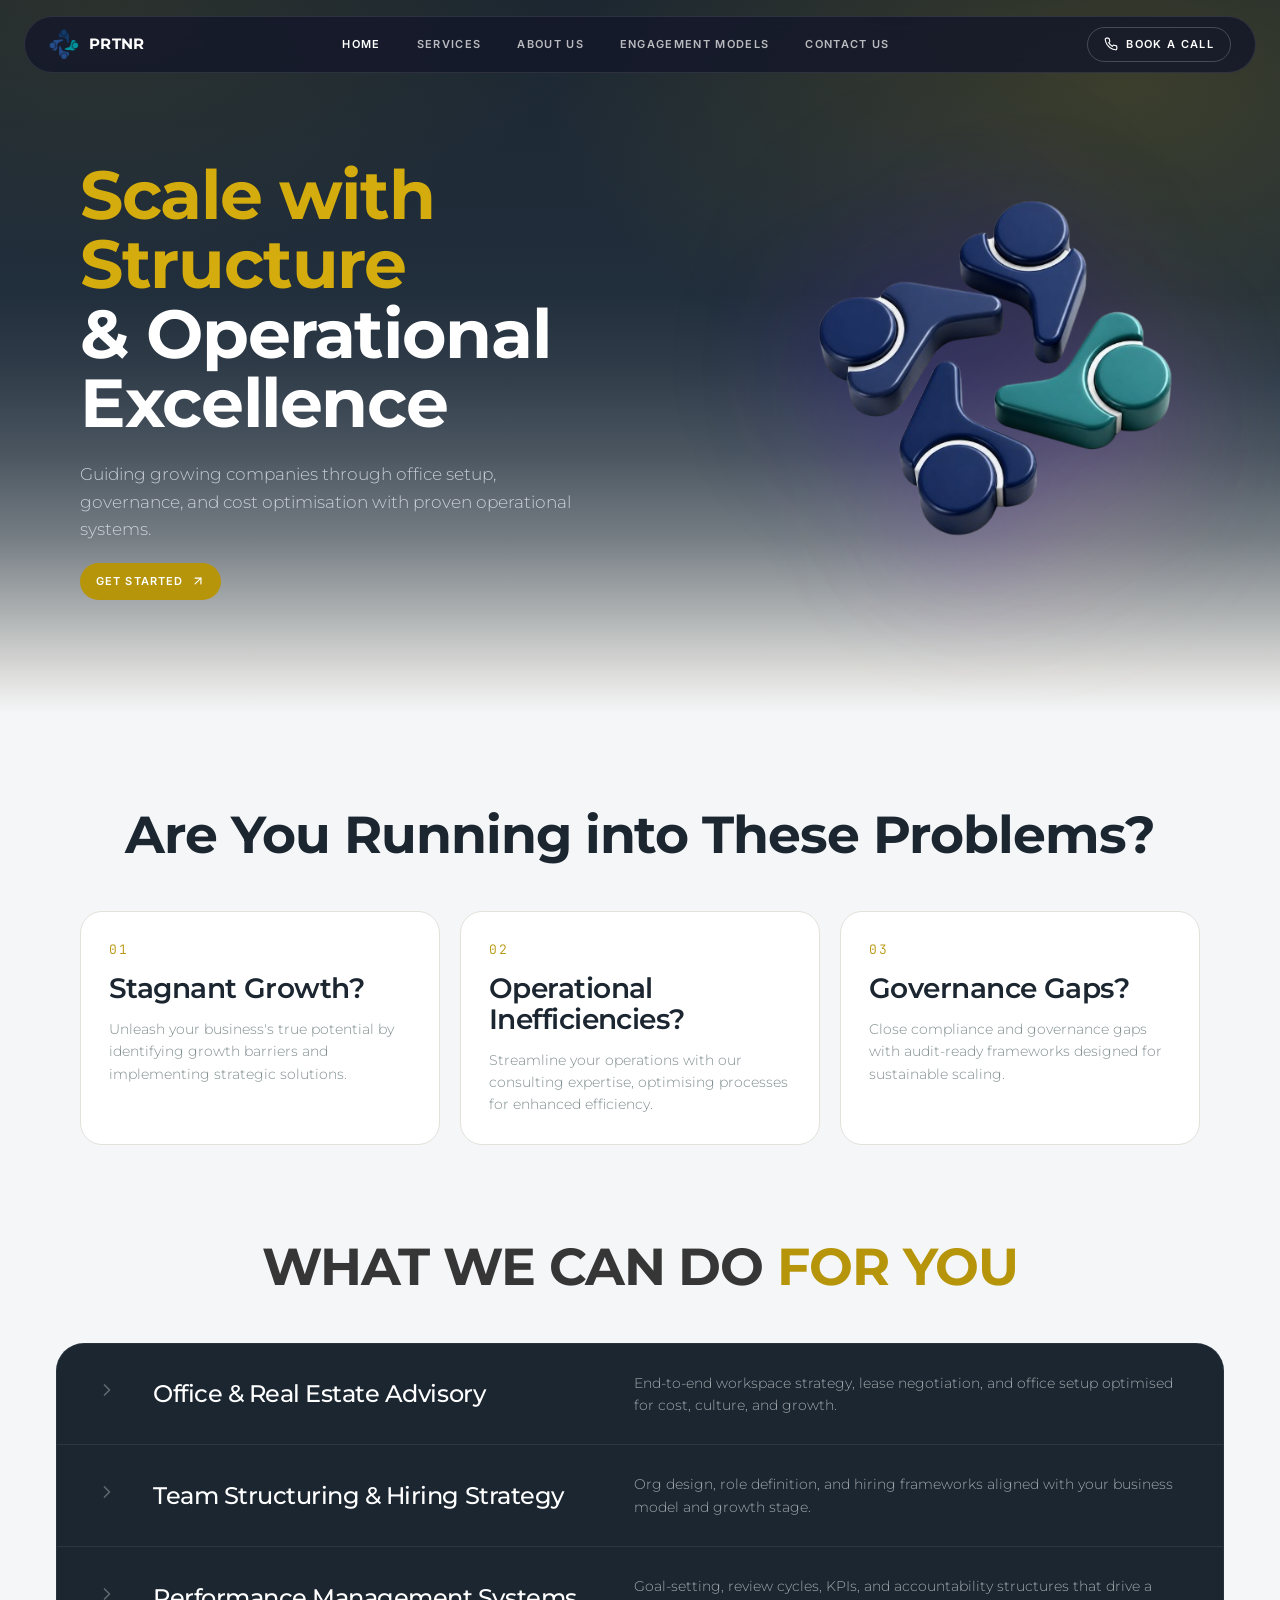
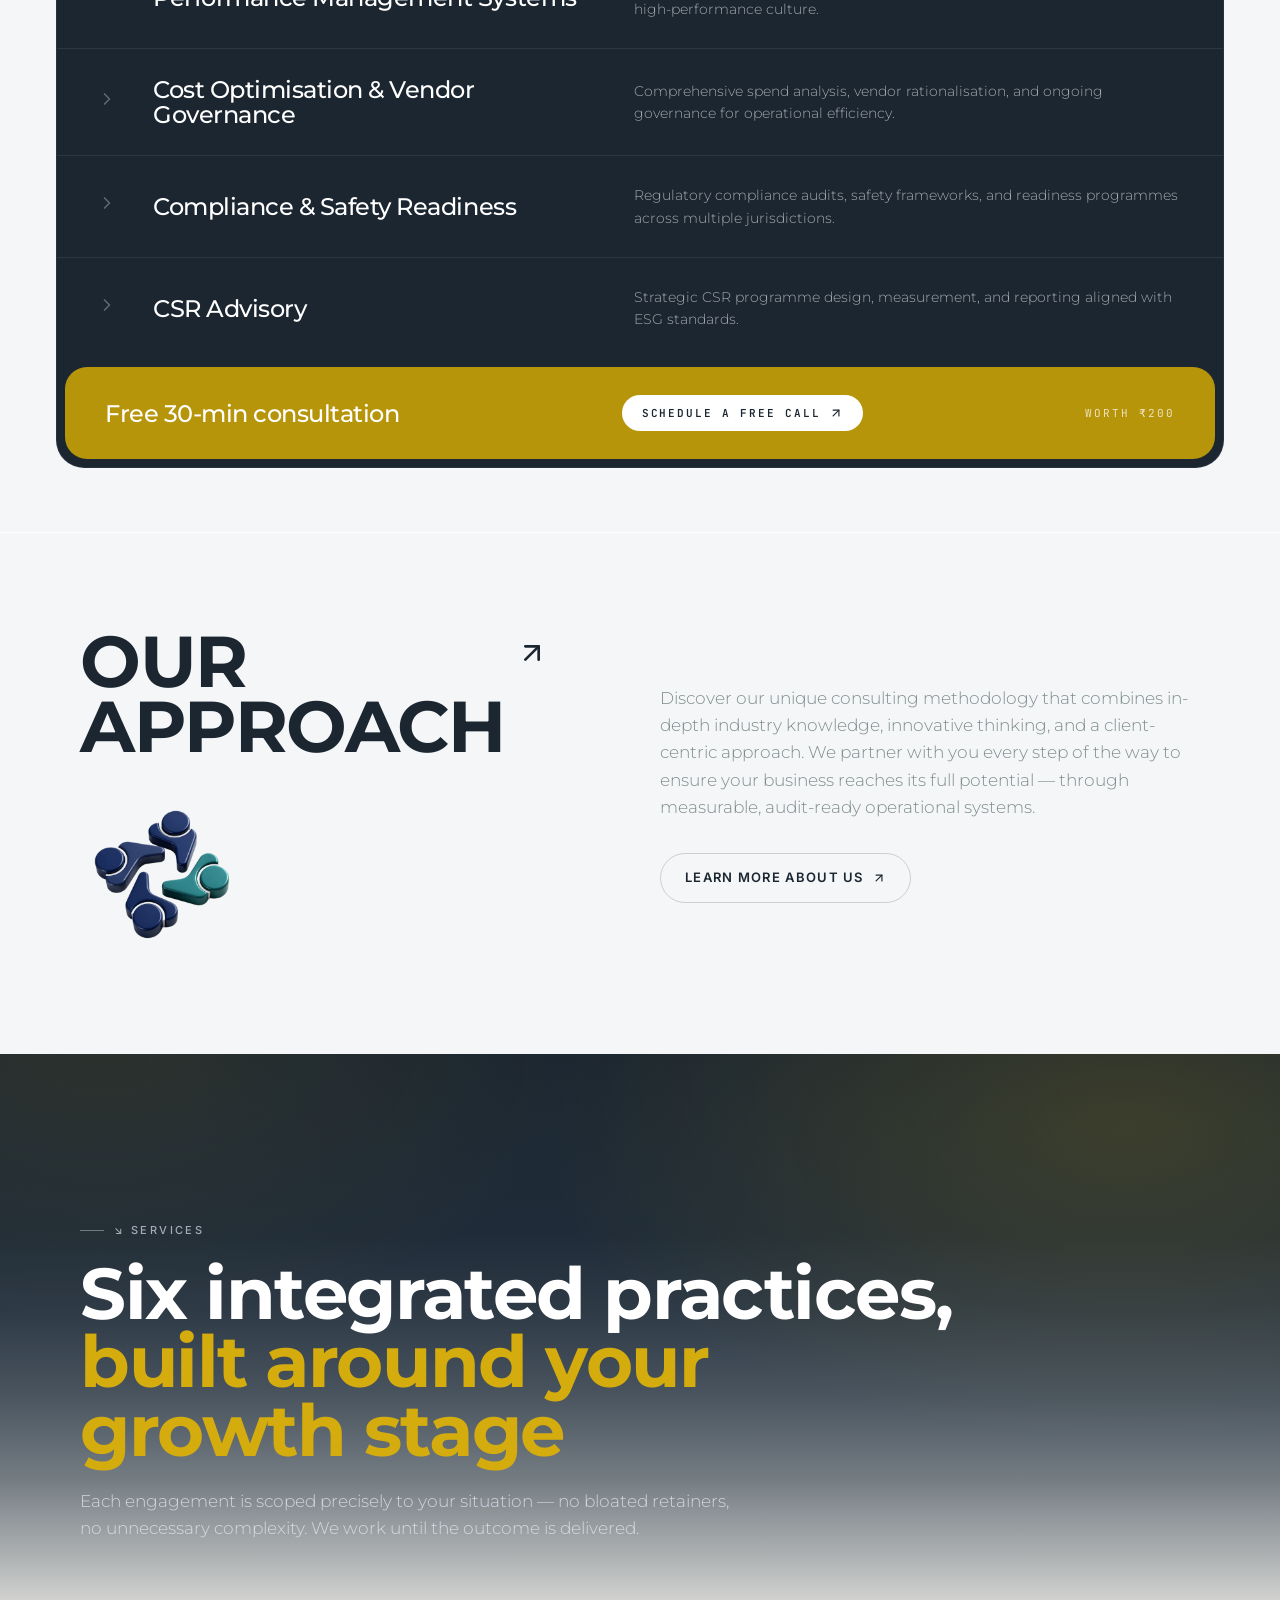
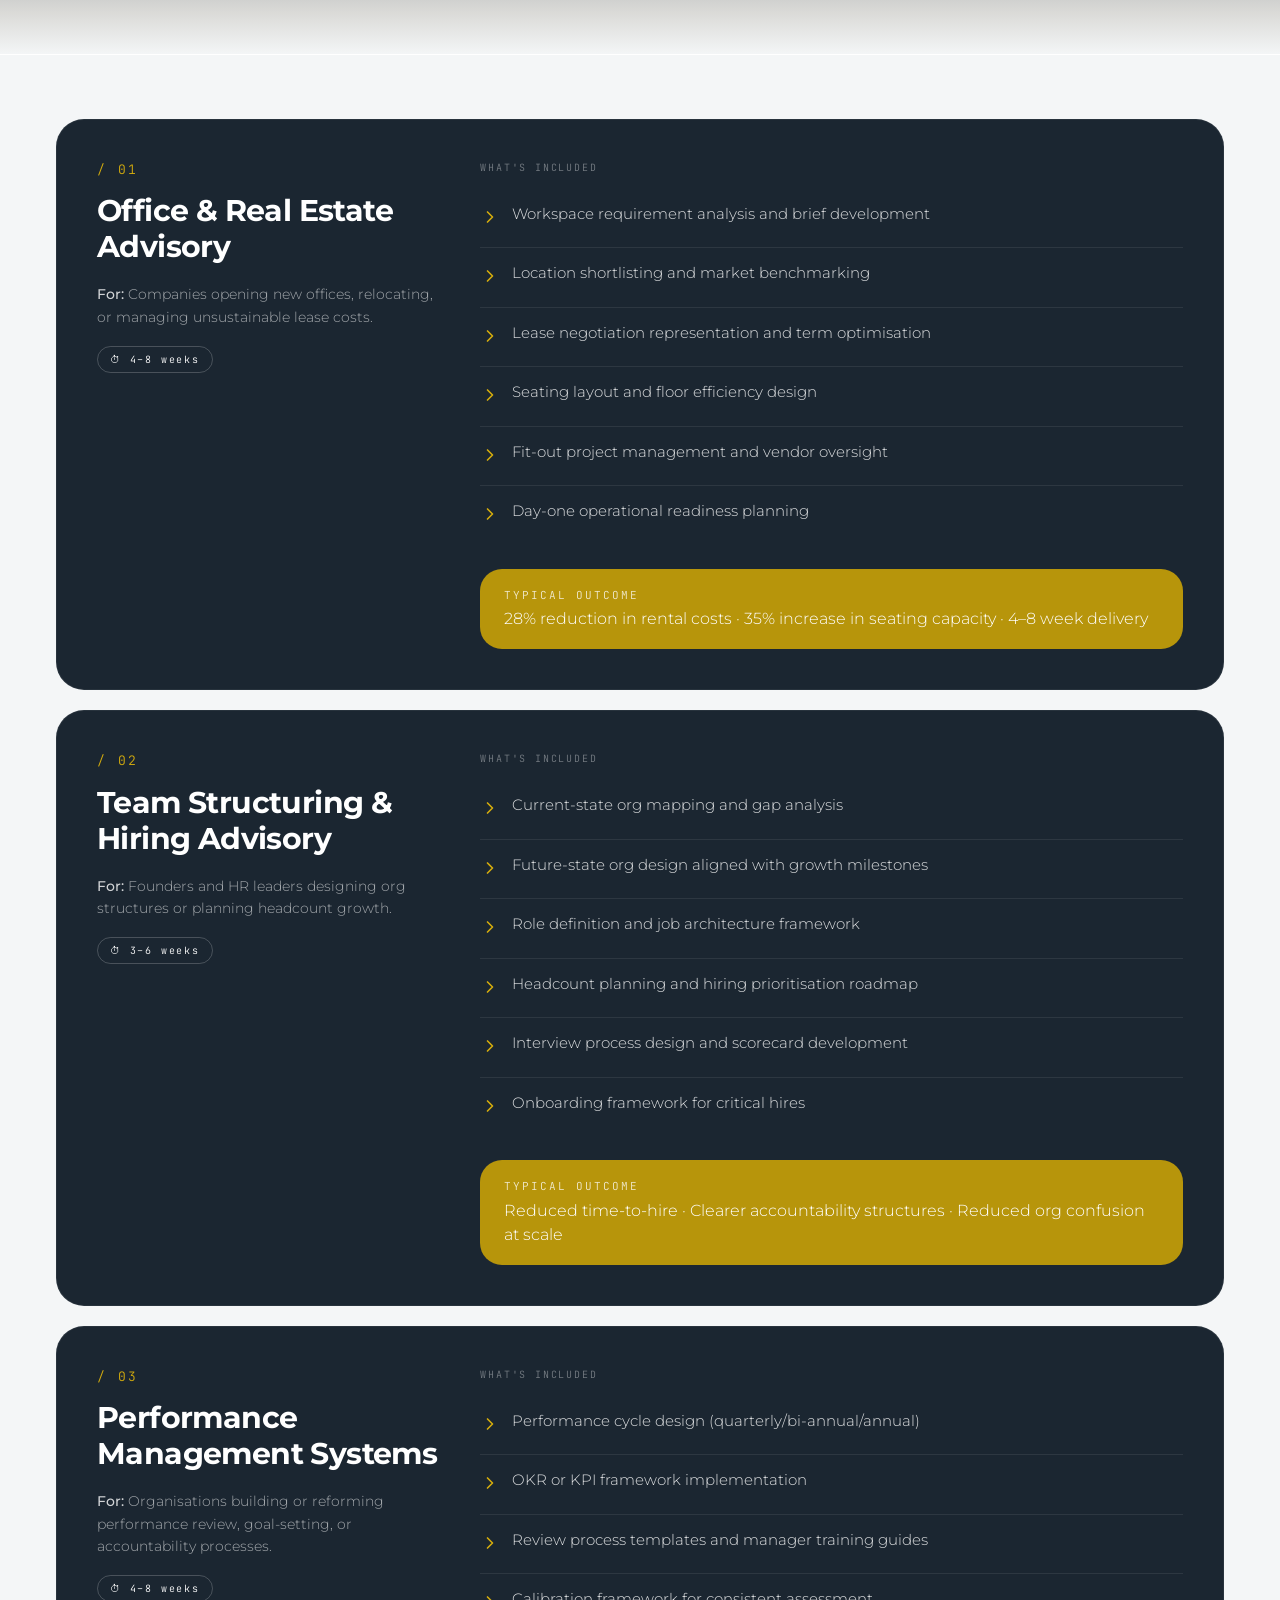
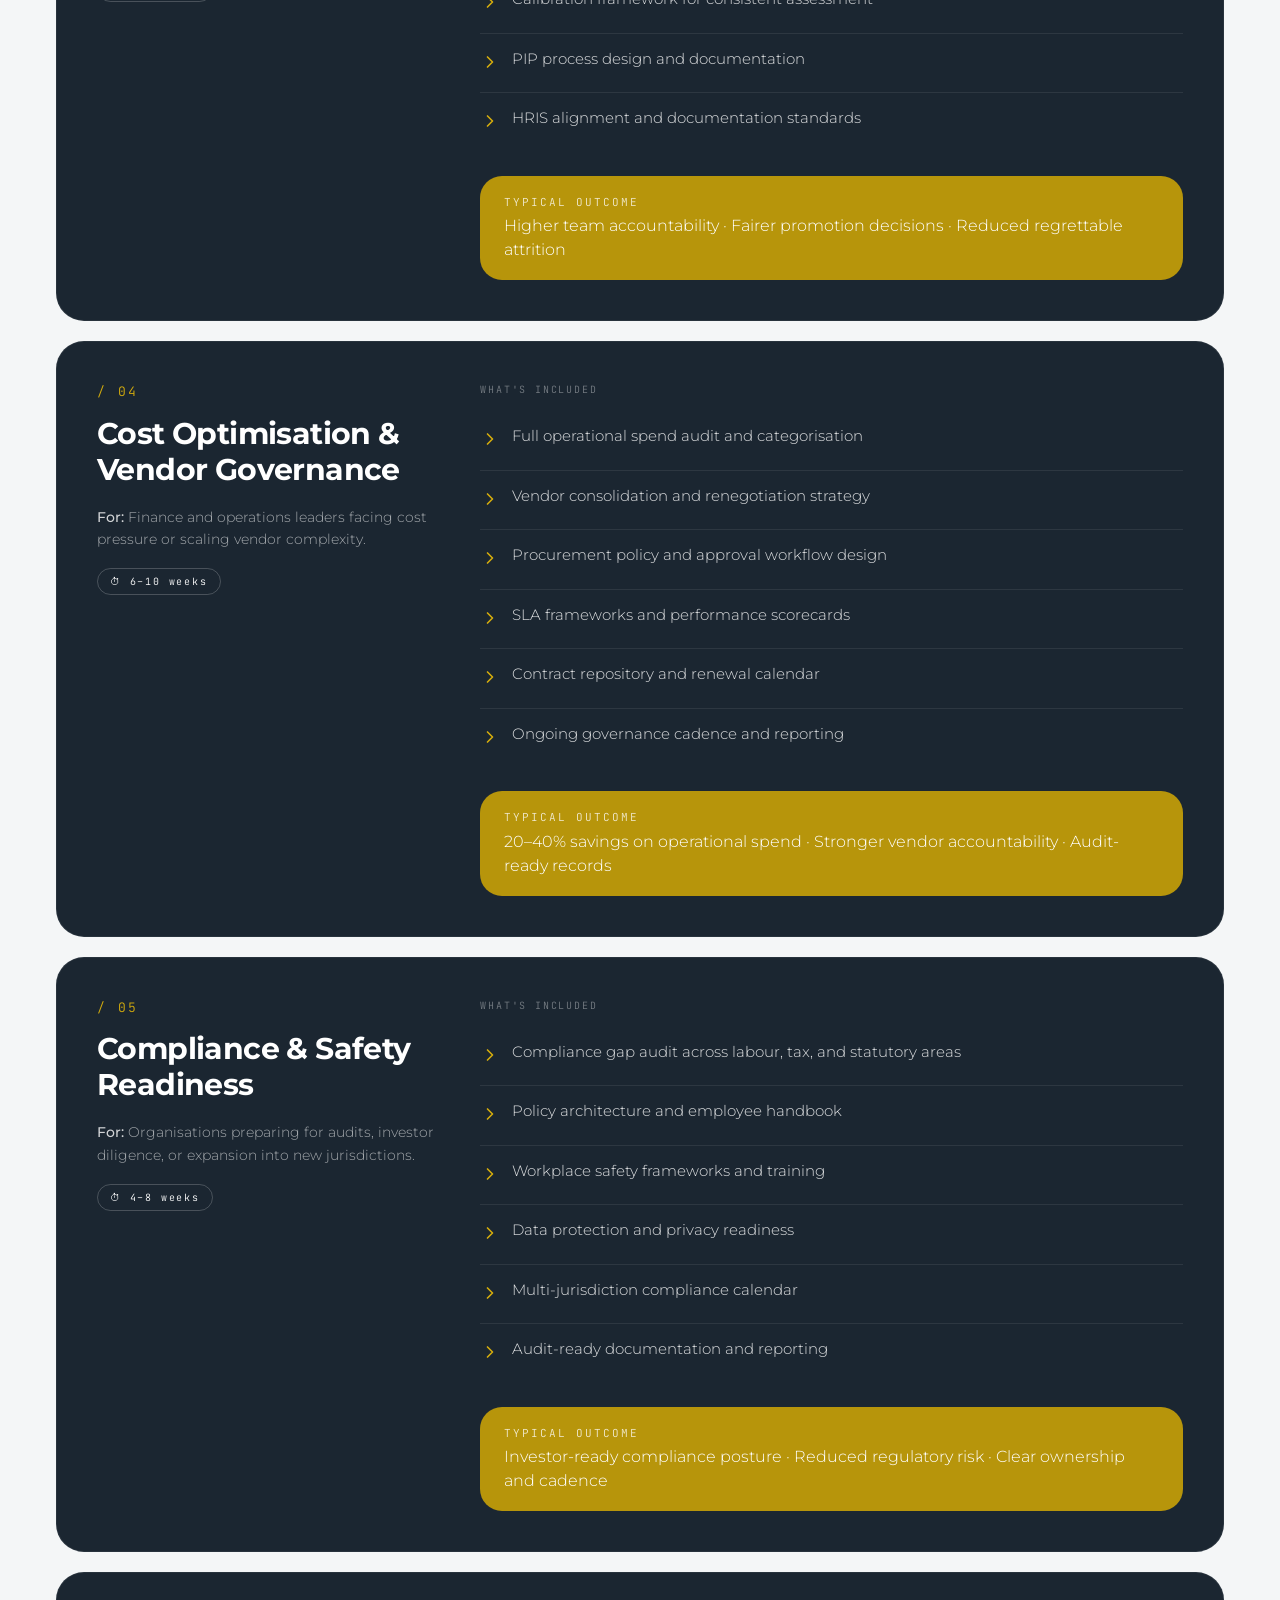
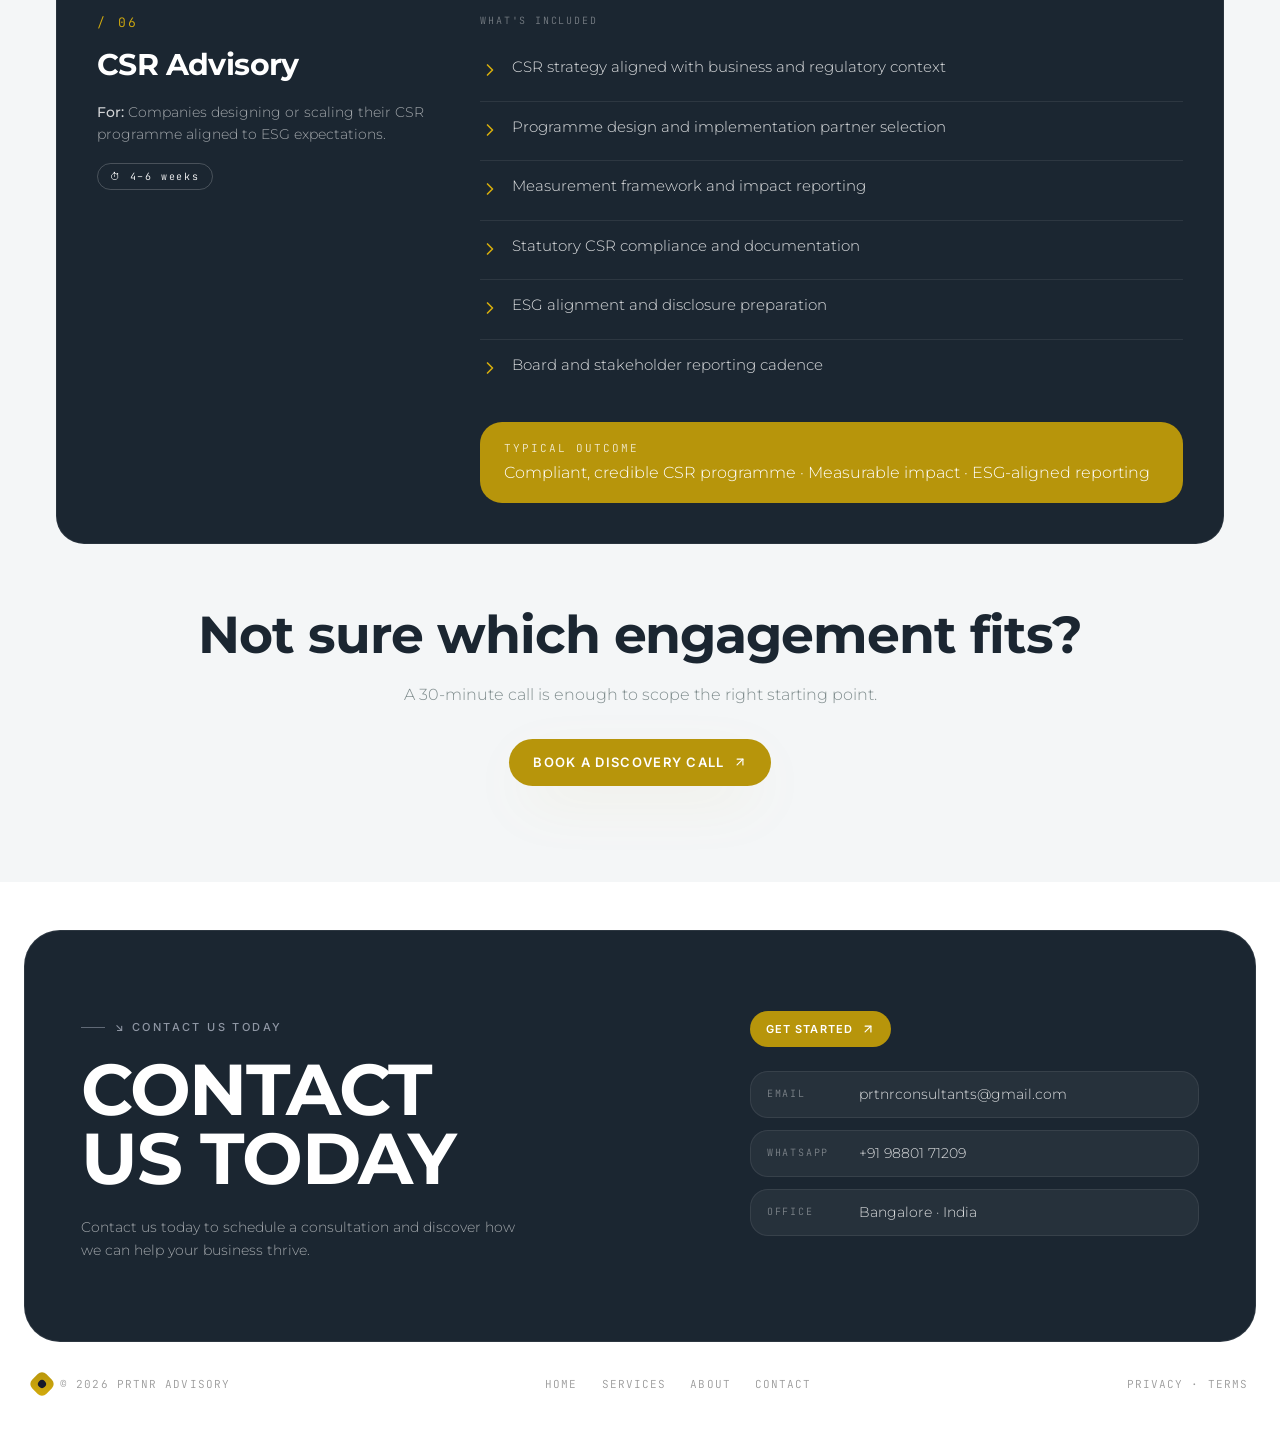
<file: index.html>
<!doctype html>
<html lang="en">
<head>
<meta charset="utf-8" />
<meta name="viewport" content="width=device-width,initial-scale=1" />
<title>PRTNR Advisory — Scale with Structure &amp; Operational Excellence</title>
<meta name="description" content="We help startups and mid-sized companies build offices, optimise operational costs, and implement governance systems for sustainable, compliant growth." />
<meta property="og:title" content="PRTNR Advisory — Scale with Structure &amp; Operational Excellence" />
<meta property="og:description" content="We help startups and mid-sized companies build offices, optimise operational costs, and implement governance systems for sustainable, compliant growth." />
<meta property="og:type" content="website" />
<link rel="preconnect" href="https://fonts.googleapis.com">
<link rel="preconnect" href="https://fonts.gstatic.com" crossorigin>
<link href="https://fonts.googleapis.com/css2?family=Inter:wght@400;500;600;700&family=Montserrat:wght@300;400;500;600;700&family=JetBrains+Mono:wght@400;500;600&display=swap" rel="stylesheet">
<link rel="stylesheet" href="styles.css" />
</head>
<body>
<div class="nav-wrap">
  <div class="nav">
    <a class="brand" href="index.html"><img src="assets/PRTNR Logo without BG.png" width="30"></img><span class="brand-name">PRTNR</span></a>
    <nav class="nav-links">
      <a class="nav-link active" href="index.html">HOME</a>
      <a class="nav-link" href="index.html#services">SERVICES</a>
      <a class="nav-link" href="about.html">ABOUT US</a>
      <a class="nav-link" href="index.html#services">ENGAGEMENT MODELS</a>
      <a class="nav-link" href="contact.html">CONTACT US</a></nav>
    <a class="nav-cta" href="contact.html"><svg width="14" height="14" viewBox="0 0 24 24" fill="none" stroke="currentColor" stroke-width="2" stroke-linecap="round" stroke-linejoin="round"><path d="M22 16.92v3a2 2 0 0 1-2.18 2 19.79 19.79 0 0 1-8.63-3.07 19.5 19.5 0 0 1-6-6 19.79 19.79 0 0 1-3.07-8.67A2 2 0 0 1 4.11 2h3a2 2 0 0 1 2 1.72c.13.96.37 1.9.72 2.81a2 2 0 0 1-.45 2.11L8.09 9.91a16 16 0 0 0 6 6l1.27-1.27a2 2 0 0 1 2.11-.45c.91.35 1.85.59 2.81.72A2 2 0 0 1 22 16.92z"/></svg> BOOK A CALL</a>
    <button class="menu-btn" id="menuBtn" aria-label="menu"><svg width="20" height="20" viewBox="0 0 24 24" fill="none" stroke="currentColor" stroke-width="2" stroke-linecap="round" stroke-linejoin="round"><line x1="3" y1="12" x2="21" y2="12"/><line x1="3" y1="6" x2="21" y2="6"/><line x1="3" y1="18" x2="21" y2="18"/></svg></button>
  </div>
  <div class="mobile-menu" id="mobileMenu"><a href="index.html">HOME</a><a href="index.html#services">SERVICES</a><a href="index.html#about">ABOUT US</a><a href="contact.html">CONTACT US</a></div>
</div>
<script>
(function(){
  var b=document.getElementById('menuBtn'),m=document.getElementById('mobileMenu');
  if(b)b.addEventListener('click',function(){m.classList.toggle('open');});
})();
</script>
<main>

<section class="reveal page-hero">
  <div class="container">
    <div class="hero-grid">
      <div class="order-mob-2 lg-order-1">
        <h1 class="display hero-h1"><span class="text-electric">Scale with Structure</span><br/>&amp; Operational Excellence</h1>
        <p class="hero-sub">Guiding growing companies through office setup, governance, and cost optimisation with proven operational systems.</p> 
          
        <a class="btn btn-electric btn-sm mt-5" href="contact.html#cont">GET STARTED <svg width="14" height="14" viewBox="0 0 24 24" fill="none" stroke="currentColor" stroke-width="2" stroke-linecap="round" stroke-linejoin="round"><line x1="7" y1="17" x2="17" y2="7"/><polyline points="7 7 17 7 17 17"/></svg></a>
      </div>
      <div class="order-mob-1 lg-order-2">
        <div class="hero-art"><div class="hero-art-glow"></div><img src="assets/hero-object.png" alt="Floating 3D figures representing operational clarity" /></div>
      </div>
    </div>
  </div>
</section>

<section class="reveal cream section">
  <div class="container">
    <h2 class="display h2 text-ink text-center">Are You Running into These Problems?</h2>
    <div class="grid-3 mt-12">
      <div class="card-numbered"><div class="mono" style="color:var(--electric);font-size:13px;letter-spacing:.18em;margin-bottom:14px">01</div><h3 class="display text-ink mb-3" style="font-size:18px;font-weight:600">Stagnant Growth?</h3><p class="text-ink-soft" style="font-size:14px;line-height:1.6">Unleash your business's true potential by identifying growth barriers and implementing strategic solutions.</p></div><div class="card-numbered"><div class="mono" style="color:var(--electric);font-size:13px;letter-spacing:.18em;margin-bottom:14px">02</div><h3 class="display text-ink mb-3" style="font-size:18px;font-weight:600">Operational Inefficiencies?</h3><p class="text-ink-soft" style="font-size:14px;line-height:1.6">Streamline your operations with our consulting expertise, optimising processes for enhanced efficiency.</p></div><div class="card-numbered"><div class="mono" style="color:var(--electric);font-size:13px;letter-spacing:.18em;margin-bottom:14px">03</div><h3 class="display text-ink mb-3" style="font-size:18px;font-weight:600">Governance Gaps?</h3><p class="text-ink-soft" style="font-size:14px;line-height:1.6">Close compliance and governance gaps with audit-ready frameworks designed for sustainable scaling.</p></div>
    </div>
  </div>
</section>

<section class="reveal cream" style="padding:0 32px 64px">
  <div class="container">
    <h2 class="display h2 text-center"><span class="text-change">WHAT WE CAN DO </span><span class="text-electric">FOR YOU</span></h2>
    <div class="svc-rows">
      <div class="svc-row"><span class="chev"><svg width="20" height="20" viewBox="0 0 24 24" fill="none" stroke="currentColor" stroke-width="2" stroke-linecap="round" stroke-linejoin="round"><polyline points="9 18 15 12 9 6"/></svg></span><h3 class="display">Office & Real Estate Advisory</h3><p>End-to-end workspace strategy, lease negotiation, and office setup optimised for cost, culture, and growth.</p></div><div class="svc-row"><span class="chev"><svg width="20" height="20" viewBox="0 0 24 24" fill="none" stroke="currentColor" stroke-width="2" stroke-linecap="round" stroke-linejoin="round"><polyline points="9 18 15 12 9 6"/></svg></span><h3 class="display">Team Structuring & Hiring Strategy</h3><p>Org design, role definition, and hiring frameworks aligned with your business model and growth stage.</p></div><div class="svc-row"><span class="chev"><svg width="20" height="20" viewBox="0 0 24 24" fill="none" stroke="currentColor" stroke-width="2" stroke-linecap="round" stroke-linejoin="round"><polyline points="9 18 15 12 9 6"/></svg></span><h3 class="display">Performance Management Systems</h3><p>Goal-setting, review cycles, KPIs, and accountability structures that drive a high-performance culture.</p></div><div class="svc-row"><span class="chev"><svg width="20" height="20" viewBox="0 0 24 24" fill="none" stroke="currentColor" stroke-width="2" stroke-linecap="round" stroke-linejoin="round"><polyline points="9 18 15 12 9 6"/></svg></span><h3 class="display">Cost Optimisation & Vendor Governance</h3><p>Comprehensive spend analysis, vendor rationalisation, and ongoing governance for operational efficiency.</p></div><div class="svc-row"><span class="chev"><svg width="20" height="20" viewBox="0 0 24 24" fill="none" stroke="currentColor" stroke-width="2" stroke-linecap="round" stroke-linejoin="round"><polyline points="9 18 15 12 9 6"/></svg></span><h3 class="display">Compliance & Safety Readiness</h3><p>Regulatory compliance audits, safety frameworks, and readiness programmes across multiple jurisdictions.</p></div><div class="svc-row"><span class="chev"><svg width="20" height="20" viewBox="0 0 24 24" fill="none" stroke="currentColor" stroke-width="2" stroke-linecap="round" stroke-linejoin="round"><polyline points="9 18 15 12 9 6"/></svg></span><h3 class="display">CSR Advisory</h3><p>Strategic CSR programme design, measurement, and reporting aligned with ESG standards.</p></div>
      <a class="cta-row" href="contact.html#cont">
        <span class="label display">Free 30-min consultation</span>
        <span class="pill">SCHEDULE A FREE CALL <svg width="14" height="14" viewBox="0 0 24 24" fill="none" stroke="currentColor" stroke-width="2" stroke-linecap="round" stroke-linejoin="round"><line x1="7" y1="17" x2="17" y2="7"/><polyline points="7 7 17 7 17 17"/></svg></span>
        <span class="mono-tag" style="color:rgba(255,255,255,.8)">worth ₹200</span>
      </a>
    </div>
  </div>
</section>

<section class="reveal cream section">
  <div class="container">
    <div class="approach">
      <div>
        <div style="display:flex;align-items:flex-start;gap:12px">
          <h2 class="display text-ink">Our<br/>Approach</h2>
          <span style="margin-top:8px"><svg width="32" height="32" viewBox="0 0 24 24" fill="none" stroke="currentColor" stroke-width="2" stroke-linecap="round" stroke-linejoin="round"><line x1="7" y1="17" x2="17" y2="7"/><polyline points="7 7 17 7 17 17"/></svg></span>
        </div>
        <div style="margin-top:40px;width:160px;height:160px"><img src="assets/hero-object.png" alt="" class="float" style="width:100%;height:100%;object-fit:contain"/></div>
      </div>
      <div>
        <p class="text-ink-soft" style="font-size:17px;line-height:1.6">Discover our unique consulting methodology that combines in-depth industry knowledge, innovative thinking, and a client-centric approach. We partner with you every step of the way to ensure your business reaches its full potential — through measurable, audit-ready operational systems.</p>
        <a href="index.html#about" class="btn btn-outline-ink mt-8">Learn more about us <svg width="14" height="14" viewBox="0 0 24 24" fill="none" stroke="currentColor" stroke-width="2" stroke-linecap="round" stroke-linejoin="round"><line x1="7" y1="17" x2="17" y2="7"/><polyline points="7 7 17 7 17 17"/></svg></a>
      </div>
    </div>
  </div>
</section>



<div id="services">
<section class="reveal page-hero">
  <div class="container">
    <span class="eyebrow">↘ Services</span>
    <h1 class="display mt-5 h2-lg text-ink max-w-4xl">Six integrated practices,<br/><span class="text-electric">built around your growth stage</span></h1>
    <p class="hero-sub max-w-2xl">Each engagement is scoped precisely to your situation — no bloated retainers, no unnecessary complexity. We work until the outcome is delivered.</p>
  </div>
</section>

<section class="cream" style="padding:64px 32px">
  <div class="container" style="display:flex;flex-direction:column;gap:20px">
    <article class="svc-block">
      <div>
        <div class="num">/ 01</div>
        <h2 class="display">Office & Real Estate Advisory</h2>
        <p class="for"><b>For:</b> Companies opening new offices, relocating, or managing unsustainable lease costs.</p>
        <span class="duration">⏱ 4–8 weeks</span>
      </div>
      <div>
        <div class="included-label">WHAT'S INCLUDED</div>
        <ul class="included-list"><li><span style="color:var(--electric-glow);margin-top:4px"><svg width="20" height="20" viewBox="0 0 24 24" fill="none" stroke="currentColor" stroke-width="2" stroke-linecap="round" stroke-linejoin="round"><polyline points="9 18 15 12 9 6"/></svg></span><span>Workspace requirement analysis and brief development</span></li><li><span style="color:var(--electric-glow);margin-top:4px"><svg width="20" height="20" viewBox="0 0 24 24" fill="none" stroke="currentColor" stroke-width="2" stroke-linecap="round" stroke-linejoin="round"><polyline points="9 18 15 12 9 6"/></svg></span><span>Location shortlisting and market benchmarking</span></li><li><span style="color:var(--electric-glow);margin-top:4px"><svg width="20" height="20" viewBox="0 0 24 24" fill="none" stroke="currentColor" stroke-width="2" stroke-linecap="round" stroke-linejoin="round"><polyline points="9 18 15 12 9 6"/></svg></span><span>Lease negotiation representation and term optimisation</span></li><li><span style="color:var(--electric-glow);margin-top:4px"><svg width="20" height="20" viewBox="0 0 24 24" fill="none" stroke="currentColor" stroke-width="2" stroke-linecap="round" stroke-linejoin="round"><polyline points="9 18 15 12 9 6"/></svg></span><span>Seating layout and floor efficiency design</span></li><li><span style="color:var(--electric-glow);margin-top:4px"><svg width="20" height="20" viewBox="0 0 24 24" fill="none" stroke="currentColor" stroke-width="2" stroke-linecap="round" stroke-linejoin="round"><polyline points="9 18 15 12 9 6"/></svg></span><span>Fit-out project management and vendor oversight</span></li><li><span style="color:var(--electric-glow);margin-top:4px"><svg width="20" height="20" viewBox="0 0 24 24" fill="none" stroke="currentColor" stroke-width="2" stroke-linecap="round" stroke-linejoin="round"><polyline points="9 18 15 12 9 6"/></svg></span><span>Day-one operational readiness planning</span></li></ul>
        <div class="row-electric mt-6"><span class="mono-tag" style="opacity:.8;display:block;margin-bottom:4px">TYPICAL OUTCOME</span>28% reduction in rental costs · 35% increase in seating capacity · 4–8 week delivery</div>
      </div>
    </article><article class="svc-block">
      <div>
        <div class="num">/ 02</div>
        <h2 class="display">Team Structuring & Hiring Advisory</h2>
        <p class="for"><b>For:</b> Founders and HR leaders designing org structures or planning headcount growth.</p>
        <span class="duration">⏱ 3–6 weeks</span>
      </div>
      <div>
        <div class="included-label">WHAT'S INCLUDED</div>
        <ul class="included-list"><li><span style="color:var(--electric-glow);margin-top:4px"><svg width="20" height="20" viewBox="0 0 24 24" fill="none" stroke="currentColor" stroke-width="2" stroke-linecap="round" stroke-linejoin="round"><polyline points="9 18 15 12 9 6"/></svg></span><span>Current-state org mapping and gap analysis</span></li><li><span style="color:var(--electric-glow);margin-top:4px"><svg width="20" height="20" viewBox="0 0 24 24" fill="none" stroke="currentColor" stroke-width="2" stroke-linecap="round" stroke-linejoin="round"><polyline points="9 18 15 12 9 6"/></svg></span><span>Future-state org design aligned with growth milestones</span></li><li><span style="color:var(--electric-glow);margin-top:4px"><svg width="20" height="20" viewBox="0 0 24 24" fill="none" stroke="currentColor" stroke-width="2" stroke-linecap="round" stroke-linejoin="round"><polyline points="9 18 15 12 9 6"/></svg></span><span>Role definition and job architecture framework</span></li><li><span style="color:var(--electric-glow);margin-top:4px"><svg width="20" height="20" viewBox="0 0 24 24" fill="none" stroke="currentColor" stroke-width="2" stroke-linecap="round" stroke-linejoin="round"><polyline points="9 18 15 12 9 6"/></svg></span><span>Headcount planning and hiring prioritisation roadmap</span></li><li><span style="color:var(--electric-glow);margin-top:4px"><svg width="20" height="20" viewBox="0 0 24 24" fill="none" stroke="currentColor" stroke-width="2" stroke-linecap="round" stroke-linejoin="round"><polyline points="9 18 15 12 9 6"/></svg></span><span>Interview process design and scorecard development</span></li><li><span style="color:var(--electric-glow);margin-top:4px"><svg width="20" height="20" viewBox="0 0 24 24" fill="none" stroke="currentColor" stroke-width="2" stroke-linecap="round" stroke-linejoin="round"><polyline points="9 18 15 12 9 6"/></svg></span><span>Onboarding framework for critical hires</span></li></ul>
        <div class="row-electric mt-6"><span class="mono-tag" style="opacity:.8;display:block;margin-bottom:4px">TYPICAL OUTCOME</span>Reduced time-to-hire · Clearer accountability structures · Reduced org confusion at scale</div>
      </div>
    </article><article class="svc-block">
      <div>
        <div class="num">/ 03</div>
        <h2 class="display">Performance Management Systems</h2>
        <p class="for"><b>For:</b> Organisations building or reforming performance review, goal-setting, or accountability processes.</p>
        <span class="duration">⏱ 4–8 weeks</span>
      </div>
      <div>
        <div class="included-label">WHAT'S INCLUDED</div>
        <ul class="included-list"><li><span style="color:var(--electric-glow);margin-top:4px"><svg width="20" height="20" viewBox="0 0 24 24" fill="none" stroke="currentColor" stroke-width="2" stroke-linecap="round" stroke-linejoin="round"><polyline points="9 18 15 12 9 6"/></svg></span><span>Performance cycle design (quarterly/bi-annual/annual)</span></li><li><span style="color:var(--electric-glow);margin-top:4px"><svg width="20" height="20" viewBox="0 0 24 24" fill="none" stroke="currentColor" stroke-width="2" stroke-linecap="round" stroke-linejoin="round"><polyline points="9 18 15 12 9 6"/></svg></span><span>OKR or KPI framework implementation</span></li><li><span style="color:var(--electric-glow);margin-top:4px"><svg width="20" height="20" viewBox="0 0 24 24" fill="none" stroke="currentColor" stroke-width="2" stroke-linecap="round" stroke-linejoin="round"><polyline points="9 18 15 12 9 6"/></svg></span><span>Review process templates and manager training guides</span></li><li><span style="color:var(--electric-glow);margin-top:4px"><svg width="20" height="20" viewBox="0 0 24 24" fill="none" stroke="currentColor" stroke-width="2" stroke-linecap="round" stroke-linejoin="round"><polyline points="9 18 15 12 9 6"/></svg></span><span>Calibration framework for consistent assessment</span></li><li><span style="color:var(--electric-glow);margin-top:4px"><svg width="20" height="20" viewBox="0 0 24 24" fill="none" stroke="currentColor" stroke-width="2" stroke-linecap="round" stroke-linejoin="round"><polyline points="9 18 15 12 9 6"/></svg></span><span>PIP process design and documentation</span></li><li><span style="color:var(--electric-glow);margin-top:4px"><svg width="20" height="20" viewBox="0 0 24 24" fill="none" stroke="currentColor" stroke-width="2" stroke-linecap="round" stroke-linejoin="round"><polyline points="9 18 15 12 9 6"/></svg></span><span>HRIS alignment and documentation standards</span></li></ul>
        <div class="row-electric mt-6"><span class="mono-tag" style="opacity:.8;display:block;margin-bottom:4px">TYPICAL OUTCOME</span>Higher team accountability · Fairer promotion decisions · Reduced regrettable attrition</div>
      </div>
    </article><article class="svc-block">
      <div>
        <div class="num">/ 04</div>
        <h2 class="display">Cost Optimisation & Vendor Governance</h2>
        <p class="for"><b>For:</b> Finance and operations leaders facing cost pressure or scaling vendor complexity.</p>
        <span class="duration">⏱ 6–10 weeks</span>
      </div>
      <div>
        <div class="included-label">WHAT'S INCLUDED</div>
        <ul class="included-list"><li><span style="color:var(--electric-glow);margin-top:4px"><svg width="20" height="20" viewBox="0 0 24 24" fill="none" stroke="currentColor" stroke-width="2" stroke-linecap="round" stroke-linejoin="round"><polyline points="9 18 15 12 9 6"/></svg></span><span>Full operational spend audit and categorisation</span></li><li><span style="color:var(--electric-glow);margin-top:4px"><svg width="20" height="20" viewBox="0 0 24 24" fill="none" stroke="currentColor" stroke-width="2" stroke-linecap="round" stroke-linejoin="round"><polyline points="9 18 15 12 9 6"/></svg></span><span>Vendor consolidation and renegotiation strategy</span></li><li><span style="color:var(--electric-glow);margin-top:4px"><svg width="20" height="20" viewBox="0 0 24 24" fill="none" stroke="currentColor" stroke-width="2" stroke-linecap="round" stroke-linejoin="round"><polyline points="9 18 15 12 9 6"/></svg></span><span>Procurement policy and approval workflow design</span></li><li><span style="color:var(--electric-glow);margin-top:4px"><svg width="20" height="20" viewBox="0 0 24 24" fill="none" stroke="currentColor" stroke-width="2" stroke-linecap="round" stroke-linejoin="round"><polyline points="9 18 15 12 9 6"/></svg></span><span>SLA frameworks and performance scorecards</span></li><li><span style="color:var(--electric-glow);margin-top:4px"><svg width="20" height="20" viewBox="0 0 24 24" fill="none" stroke="currentColor" stroke-width="2" stroke-linecap="round" stroke-linejoin="round"><polyline points="9 18 15 12 9 6"/></svg></span><span>Contract repository and renewal calendar</span></li><li><span style="color:var(--electric-glow);margin-top:4px"><svg width="20" height="20" viewBox="0 0 24 24" fill="none" stroke="currentColor" stroke-width="2" stroke-linecap="round" stroke-linejoin="round"><polyline points="9 18 15 12 9 6"/></svg></span><span>Ongoing governance cadence and reporting</span></li></ul>
        <div class="row-electric mt-6"><span class="mono-tag" style="opacity:.8;display:block;margin-bottom:4px">TYPICAL OUTCOME</span>20–40% savings on operational spend · Stronger vendor accountability · Audit-ready records</div>
      </div>
    </article><article class="svc-block">
      <div>
        <div class="num">/ 05</div>
        <h2 class="display">Compliance & Safety Readiness</h2>
        <p class="for"><b>For:</b> Organisations preparing for audits, investor diligence, or expansion into new jurisdictions.</p>
        <span class="duration">⏱ 4–8 weeks</span>
      </div>
      <div>
        <div class="included-label">WHAT'S INCLUDED</div>
        <ul class="included-list"><li><span style="color:var(--electric-glow);margin-top:4px"><svg width="20" height="20" viewBox="0 0 24 24" fill="none" stroke="currentColor" stroke-width="2" stroke-linecap="round" stroke-linejoin="round"><polyline points="9 18 15 12 9 6"/></svg></span><span>Compliance gap audit across labour, tax, and statutory areas</span></li><li><span style="color:var(--electric-glow);margin-top:4px"><svg width="20" height="20" viewBox="0 0 24 24" fill="none" stroke="currentColor" stroke-width="2" stroke-linecap="round" stroke-linejoin="round"><polyline points="9 18 15 12 9 6"/></svg></span><span>Policy architecture and employee handbook</span></li><li><span style="color:var(--electric-glow);margin-top:4px"><svg width="20" height="20" viewBox="0 0 24 24" fill="none" stroke="currentColor" stroke-width="2" stroke-linecap="round" stroke-linejoin="round"><polyline points="9 18 15 12 9 6"/></svg></span><span>Workplace safety frameworks and training</span></li><li><span style="color:var(--electric-glow);margin-top:4px"><svg width="20" height="20" viewBox="0 0 24 24" fill="none" stroke="currentColor" stroke-width="2" stroke-linecap="round" stroke-linejoin="round"><polyline points="9 18 15 12 9 6"/></svg></span><span>Data protection and privacy readiness</span></li><li><span style="color:var(--electric-glow);margin-top:4px"><svg width="20" height="20" viewBox="0 0 24 24" fill="none" stroke="currentColor" stroke-width="2" stroke-linecap="round" stroke-linejoin="round"><polyline points="9 18 15 12 9 6"/></svg></span><span>Multi-jurisdiction compliance calendar</span></li><li><span style="color:var(--electric-glow);margin-top:4px"><svg width="20" height="20" viewBox="0 0 24 24" fill="none" stroke="currentColor" stroke-width="2" stroke-linecap="round" stroke-linejoin="round"><polyline points="9 18 15 12 9 6"/></svg></span><span>Audit-ready documentation and reporting</span></li></ul>
        <div class="row-electric mt-6"><span class="mono-tag" style="opacity:.8;display:block;margin-bottom:4px">TYPICAL OUTCOME</span>Investor-ready compliance posture · Reduced regulatory risk · Clear ownership and cadence</div>
      </div>
    </article><article class="svc-block">
      <div>
        <div class="num">/ 06</div>
        <h2 class="display">CSR Advisory</h2>
        <p class="for"><b>For:</b> Companies designing or scaling their CSR programme aligned to ESG expectations.</p>
        <span class="duration">⏱ 4–6 weeks</span>
      </div>
      <div>
        <div class="included-label">WHAT'S INCLUDED</div>
        <ul class="included-list"><li><span style="color:var(--electric-glow);margin-top:4px"><svg width="20" height="20" viewBox="0 0 24 24" fill="none" stroke="currentColor" stroke-width="2" stroke-linecap="round" stroke-linejoin="round"><polyline points="9 18 15 12 9 6"/></svg></span><span>CSR strategy aligned with business and regulatory context</span></li><li><span style="color:var(--electric-glow);margin-top:4px"><svg width="20" height="20" viewBox="0 0 24 24" fill="none" stroke="currentColor" stroke-width="2" stroke-linecap="round" stroke-linejoin="round"><polyline points="9 18 15 12 9 6"/></svg></span><span>Programme design and implementation partner selection</span></li><li><span style="color:var(--electric-glow);margin-top:4px"><svg width="20" height="20" viewBox="0 0 24 24" fill="none" stroke="currentColor" stroke-width="2" stroke-linecap="round" stroke-linejoin="round"><polyline points="9 18 15 12 9 6"/></svg></span><span>Measurement framework and impact reporting</span></li><li><span style="color:var(--electric-glow);margin-top:4px"><svg width="20" height="20" viewBox="0 0 24 24" fill="none" stroke="currentColor" stroke-width="2" stroke-linecap="round" stroke-linejoin="round"><polyline points="9 18 15 12 9 6"/></svg></span><span>Statutory CSR compliance and documentation</span></li><li><span style="color:var(--electric-glow);margin-top:4px"><svg width="20" height="20" viewBox="0 0 24 24" fill="none" stroke="currentColor" stroke-width="2" stroke-linecap="round" stroke-linejoin="round"><polyline points="9 18 15 12 9 6"/></svg></span><span>ESG alignment and disclosure preparation</span></li><li><span style="color:var(--electric-glow);margin-top:4px"><svg width="20" height="20" viewBox="0 0 24 24" fill="none" stroke="currentColor" stroke-width="2" stroke-linecap="round" stroke-linejoin="round"><polyline points="9 18 15 12 9 6"/></svg></span><span>Board and stakeholder reporting cadence</span></li></ul>
        <div class="row-electric mt-6"><span class="mono-tag" style="opacity:.8;display:block;margin-bottom:4px">TYPICAL OUTCOME</span>Compliant, credible CSR programme · Measurable impact · ESG-aligned reporting</div>
      </div>
    </article>
  </div>
</section>

<section class="reveal cream section text-center" style="padding-top:0">
  <div class="container">
    <h2 class="display h2 text-ink">Not sure which engagement fits?</h2>
    <p class="text-ink-soft mt-5 max-w-xl mx-auto">A 30-minute call is enough to scope the right starting point.</p>
    <a href="contact.html#cont" class="btn btn-electric mt-8">Book a Discovery Call <svg width="14" height="14" viewBox="0 0 24 24" fill="none" stroke="currentColor" stroke-width="2" stroke-linecap="round" stroke-linejoin="round"><line x1="7" y1="17" x2="17" y2="7"/><polyline points="7 7 17 7 17 17"/></svg></a>
  </div>
</section>
</div>

</main>
<footer class="footer">
  <div class="footer-card">
    <div class="footer-grid">
      <div>
        <span class="eyebrow" style="color:rgba(220,225,240,.6)">↘ Contact us today</span>
        <h2 class="mt-5">CONTACT<br/>US TODAY</h2>
        <p class="mt-6 max-w-md" style="color:rgba(255,255,255,.6);font-size:14px;line-height:1.6">Contact us today to schedule a consultation and discover how we can help your business thrive.</p>
        
      </div>
      <div>
        <a class="btn btn-electric btn-sm" href="contact.html#cont">GET STARTED <svg width="14" height="14" viewBox="0 0 24 24" fill="none" stroke="currentColor" stroke-width="2" stroke-linecap="round" stroke-linejoin="round"><line x1="7" y1="17" x2="17" y2="7"/><polyline points="7 7 17 7 17 17"/></svg></a>
        <div class="contact-rows"><div class="row"><span>Email</span><a href="mailto:prtnrconsultants@gmail.com">prtnrconsultants@gmail.com</a></div>
        <div class="row"><span>WhatsApp</span><a href="https://wa.me/919880171209">+91 98801 71209</a></div>
        <div class="row"><span>Office</span><span>Bangalore · India</span></div></div>
      </div>
    </div>
  </div>
  <div class="footer-bottom container">
    <div class="flex items-center gap-2"><span class="brand-mark" style="width:20px;height:20px"></span><span>© 2026 PRTNR ADVISORY</span></div>
    <div class="links"><a href="index.html">HOME</a><a href="index.html#services">SERVICES</a><a href="index.html#about">ABOUT</a><a href="contact.html">CONTACT</a></div>
    <span>PRIVACY · TERMS</span>
  </div>
</footer>

<script>
(function(){
  var els=document.querySelectorAll('.reveal');
  if(!('IntersectionObserver' in window)){els.forEach(function(e){e.classList.add('is-visible')});return;}
  var io=new IntersectionObserver(function(entries){
    entries.forEach(function(en){
      if(en.isIntersecting){en.target.classList.add('is-visible');io.unobserve(en.target);}
    });
  },{threshold:0.12,rootMargin:'0px 0px -40px 0px'});
  els.forEach(function(e){io.observe(e)});
  // Smooth scroll offset for fixed nav when landing with hash
  if(location.hash){
    setTimeout(function(){
      var t=document.querySelector(location.hash);
      if(t)t.scrollIntoView({behavior:'smooth',block:'start'});
    },60);
  }
})();
</script>
</body>
</html>
</file>
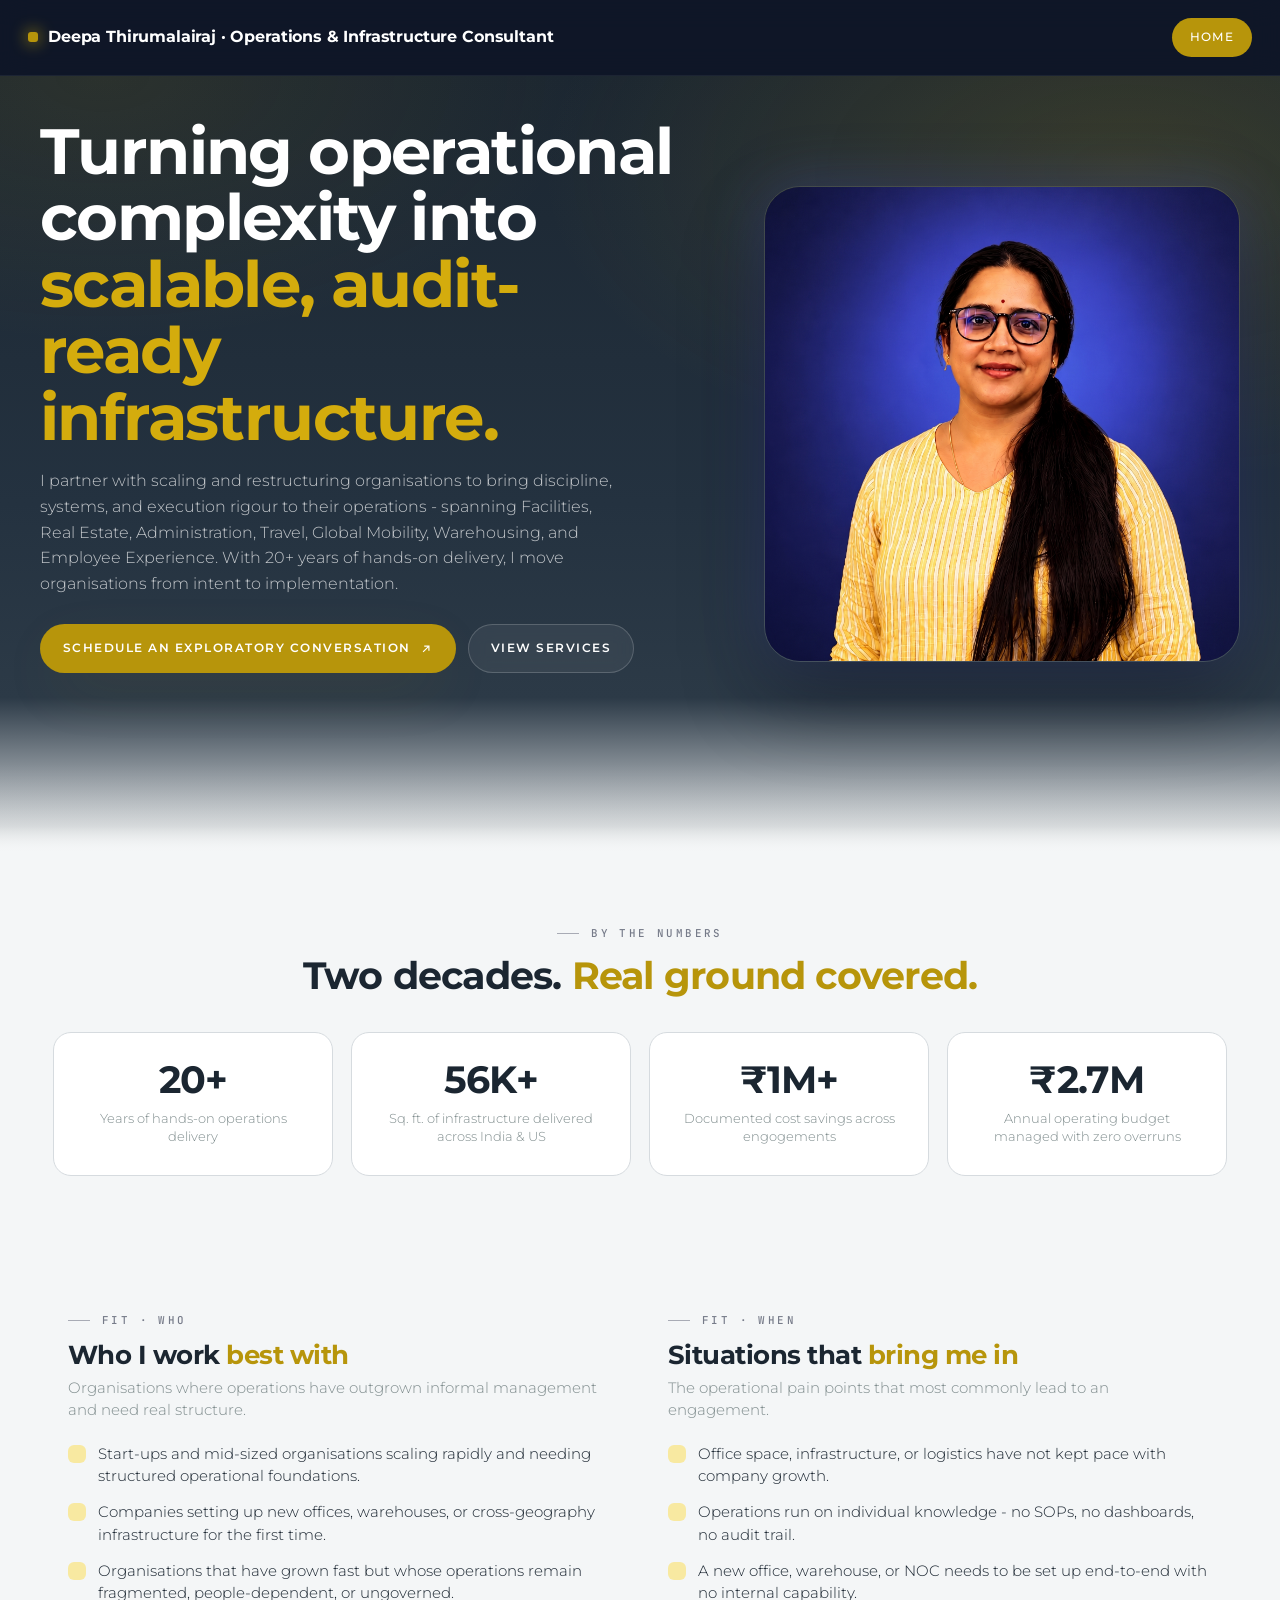
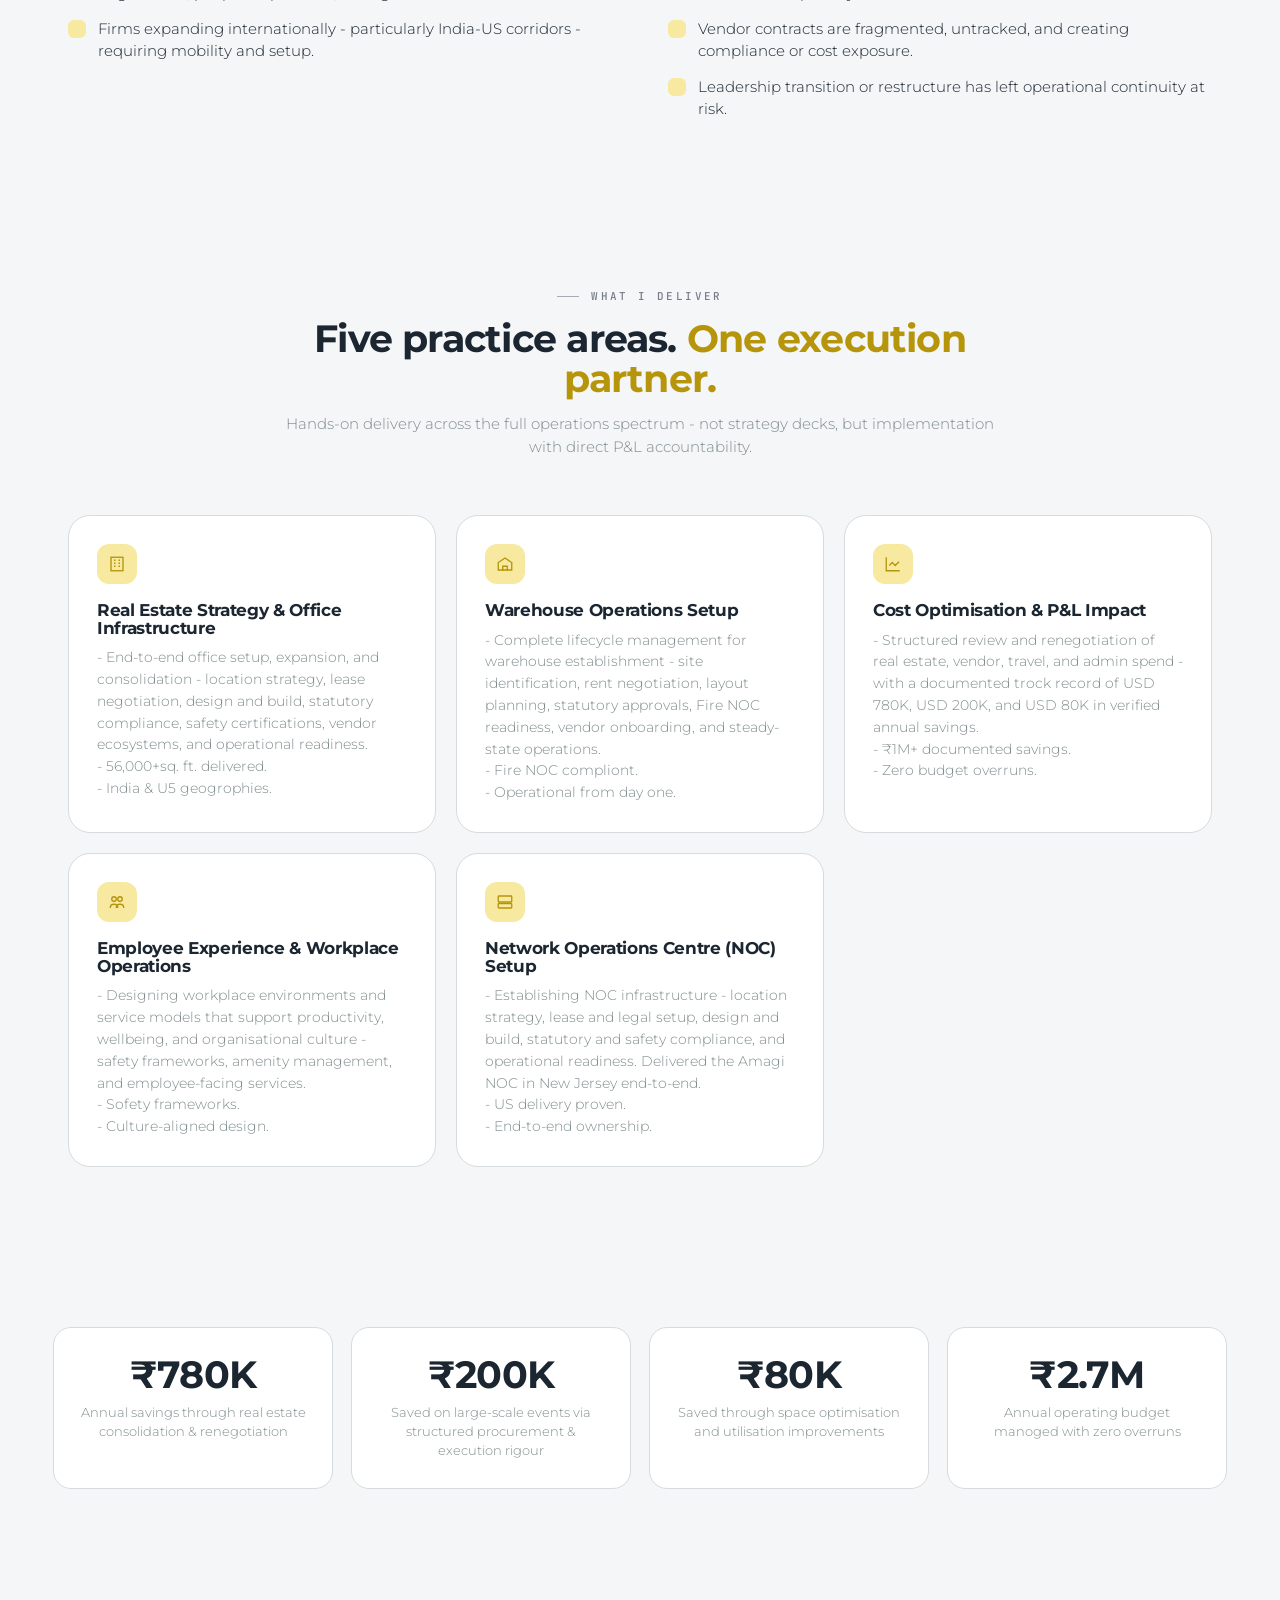
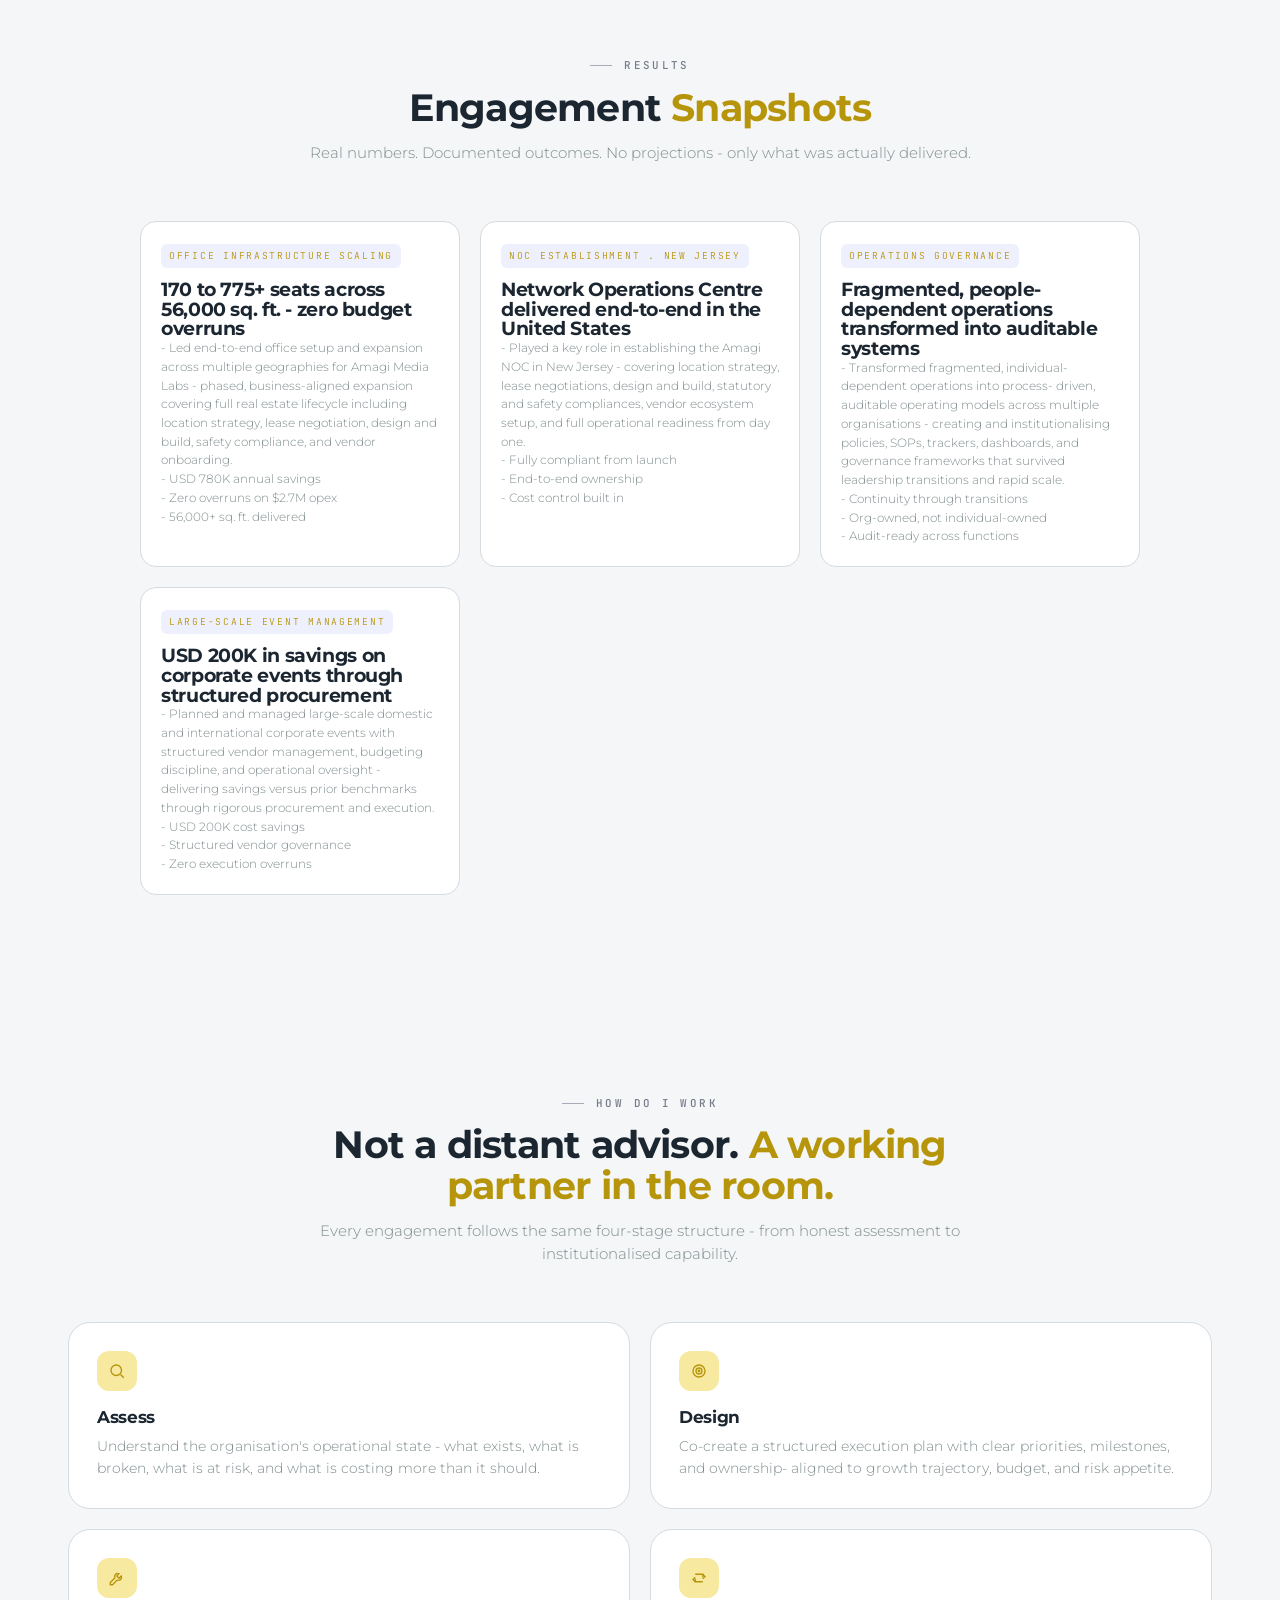
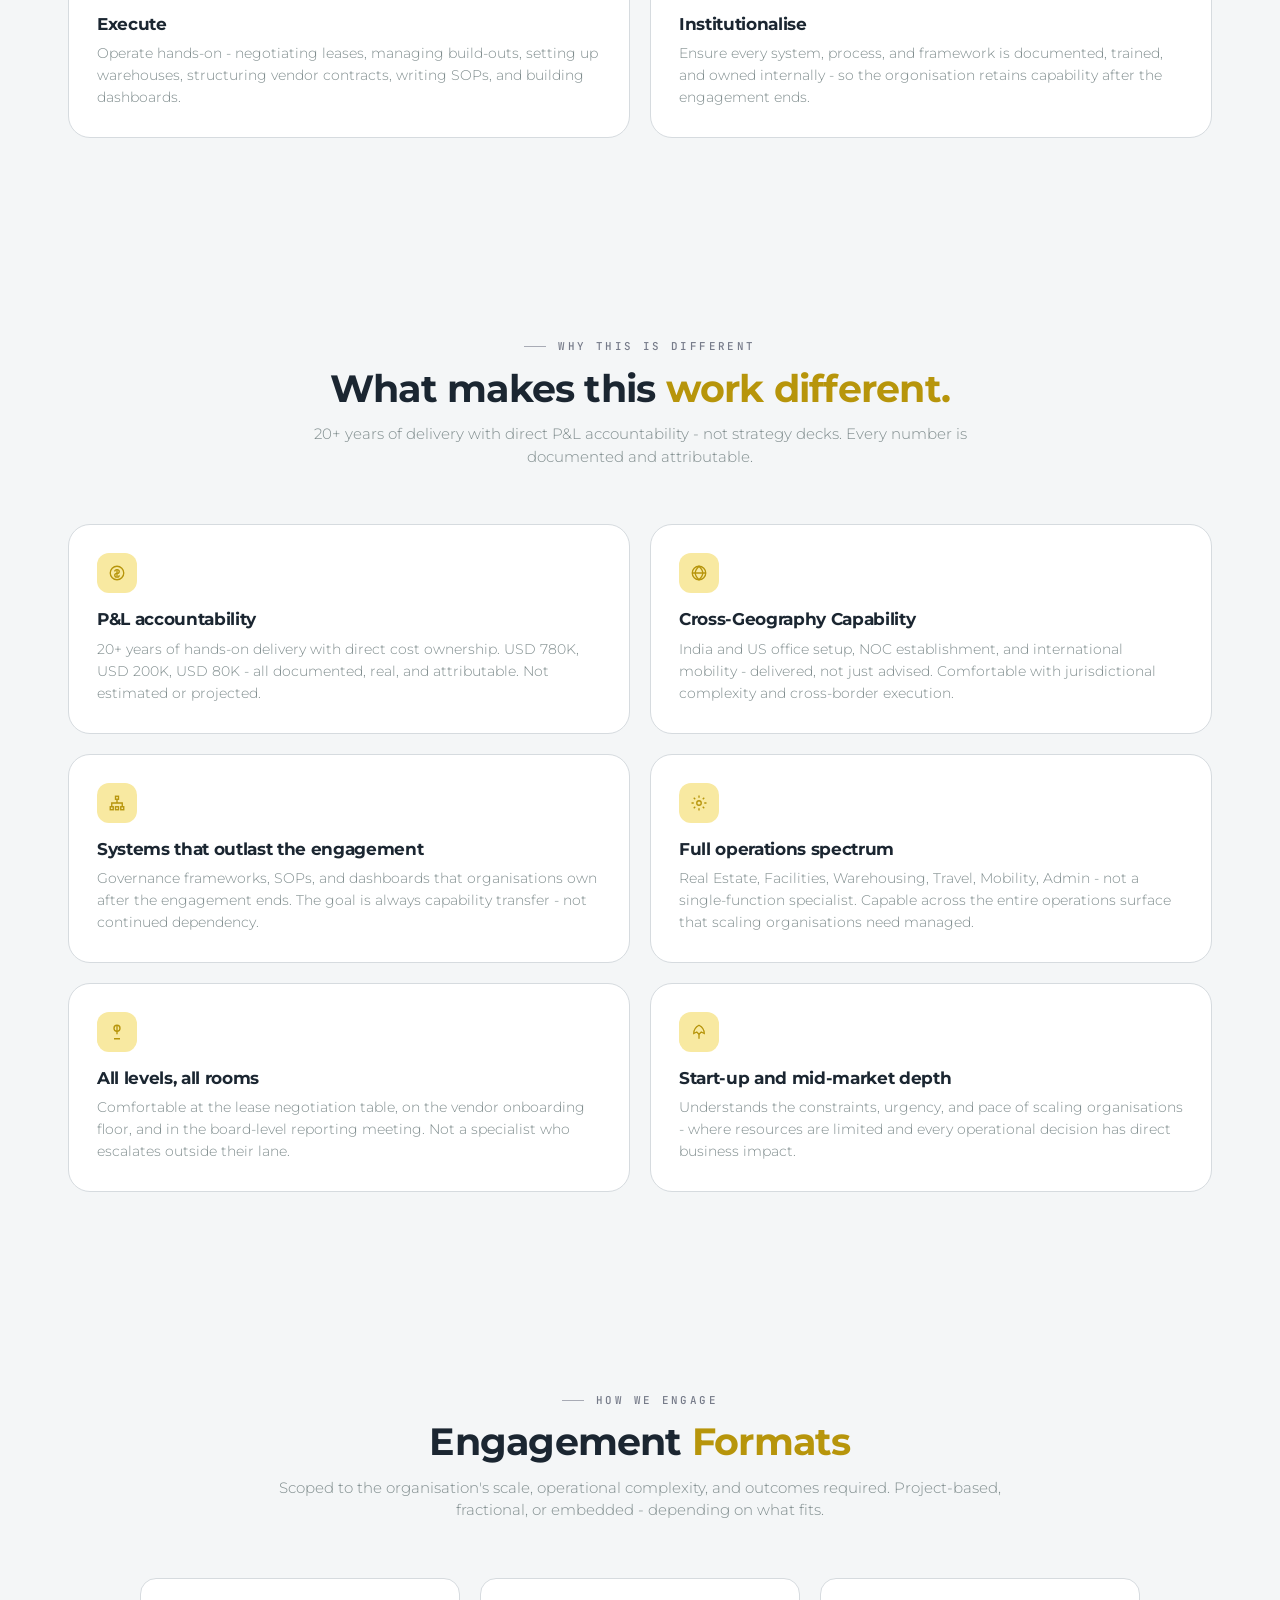
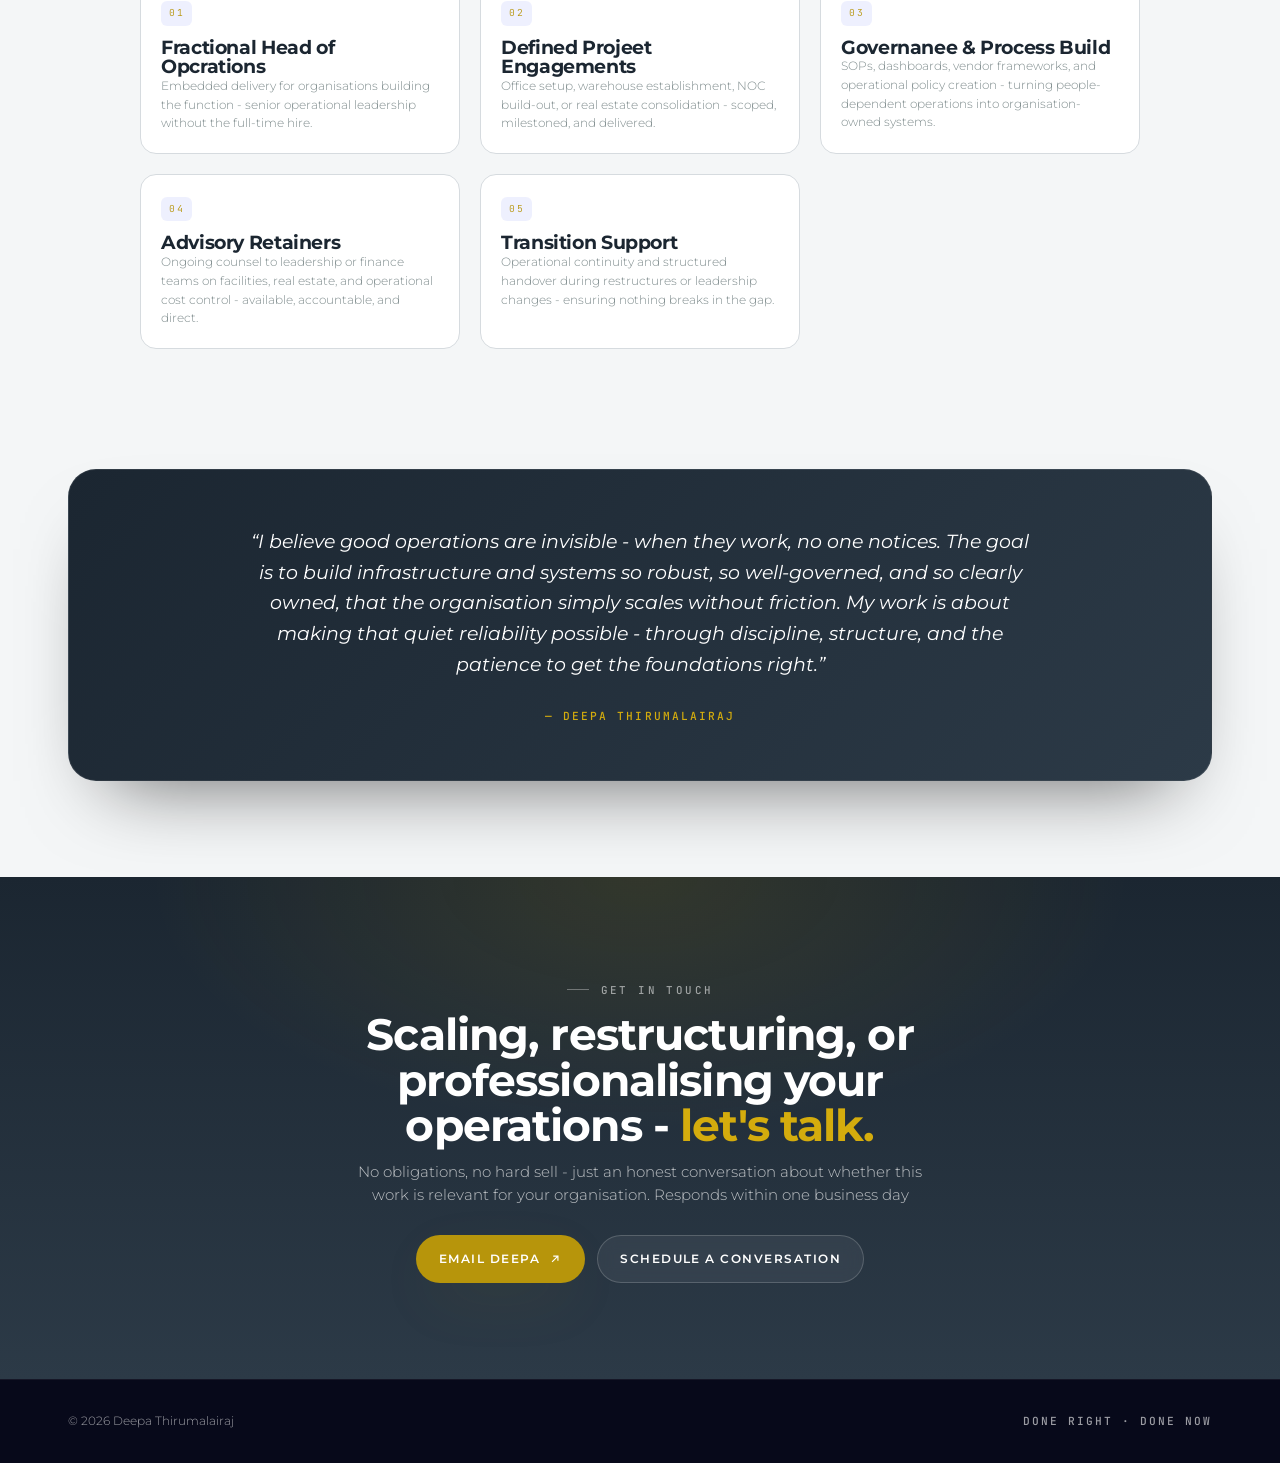
<file: deepa/public/site/index.html>
<!doctype html>
<html lang="en">
<head>
  <meta charset="utf-8" />
  <meta name="viewport" content="width=device-width, initial-scale=1" />
  <title>Deepa Thirumalairaj · Operations & Infrastructure Consultan</title>
  <meta name="description" content="Independent HR advisory for founders, CEOs and people leaders — from setting up the function to fixing what's broken and scaling what works." />
  <link rel="stylesheet" href="../../../profiles styles/styles.css" />
</head>
<body>

<!-- ===== NAV ===== -->
<header class="nav">
  <div class="nav-inner">
    <a href="#" class="brand">
      <span class="brand-dot"></span>
      <span>Deepa Thirumalairaj · Operations & Infrastructure Consultant</span>
    </a>
    <nav class="nav-links">
      <a href="../../../index.html" class="nav-cta">Home</a>
    </nav>
  </div>
</header>

<!-- ===== HERO ===== -->
<section class="hero">
  <div class="wrap hero-inner">

    <div class="hero-layout">

      <div class="hero-content">

        <h1>
  Turning operational complexity into
  <em>scalable, audit-ready infrastructure.</em>
</h1>

        <p class="hero-lede">
          I partner with scaling and restructuring organisations to bring discipline,
          systems, and execution rigour to their operations - spanning Facilities, Real
          Estate, Administration, Travel, Global Mobility, Warehousing, and Employee
          Experience. With 20+ years of hands-on delivery, I move organisations from
          intent to implementation.
        </p>

        <div class="hero-actions">
          <a class="btn btn-electric" href="../../../contact.html#cont">
            Schedule an exploratory conversation
            <svg class="arrow" viewBox="0 0 24 24" fill="none" stroke="currentColor" stroke-width="2">
              <path d="M7 17 17 7M9 7h8v8"/>
            </svg>
          </a>

          <a class="btn btn-ghost-light" href="#practice">
            View services
          </a>
        </div>

      </div>

      <div class="hero-image">
        <img src="./assets/images/Deepa.png" alt="Rohini HR Advisory">
      </div>

    </div>

  </div>
</section>

<!------------------------------------------------------------------------------------------------------------------>
<section class="surface section-tight">
  <div class="wrap">
    <div class="heading-block" style="margin-bottom: 36px;">
      <div class="eyebrow">BY THE NUMBERS</div>
      <h2 style="margin-top:14px;">Two decades. <em>Real ground covered.</em></h2>
    </div>
    <div class="stats-strip">
      <div class="stat-tile"><div class="stat-num">20+</div><div class="stat-label">Years of hands-on operations delivery</div></div>
      <div class="stat-tile"><div class="stat-num">56K+</div><div class="stat-label">Sq. ft. of infrastructure delivered across India & US</div></div>
      <div class="stat-tile"><div class="stat-num">₹1M+</div><div class="stat-label">Documented cost savings across engogements</div></div>
      <div class="stat-tile"><div class="stat-num">₹2.7M</div><div class="stat-label">Annual operating budget managed with zero overruns</div></div>
    </div>
  </div>
</section>

<!------------------------------------------------------------------------------------------------------------------>
<section class="surface section-tight" id="fit">
  <div class="wrap two-col">
    <div class="col">
      <div class="eyebrow" style="margin-bottom:14px;">FIT · WHO</div>
      <h2>Who I work <em>best with</em></h2>
      <p>Organisations where operations have outgrown informal management and need real structure.</p>
      <ul class="list">
        <li><path d="M20 6 9 17l-5-5"/></svg> Start-ups and mid-sized organisations scaling rapidly and needing structured operational foundations.</li>
        <li><path d="M20 6 9 17l-5-5"/></svg> Companies setting up new offices, warehouses, or cross-geography infrastructure for the first time.</li>
        <li><path d="M20 6 9 17l-5-5"/></svg> Organisations that have grown fast but whose operations remain fragmented, people-dependent, or ungoverned.</li>
        <li><path d="M20 6 9 17l-5-5"/></svg> Firms expanding internationally - particularly India-US corridors - requiring mobility and setup.</li>
      </ul>
    </div>

    <div class="col">
      <div class="eyebrow" style="margin-bottom:14px;">FIT · WHEN</div>
      <h2>Situations that <em>bring me in</em></h2>
      <p>The operational pain points that most commonly lead to an engagement.</p>
      <ul class="list">
        <li><path d="M5 13l4 4L19 7"/></svg> Office space, infrastructure, or logistics have not kept pace with company growth.</li>
        <li><path d="M5 13l4 4L19 7"/></svg> Operations run on individual knowledge - no SOPs, no dashboards, no audit trail.</li>
        <li><path d="M5 13l4 4L19 7"/></svg> A new office, warehouse, or NOC needs to be set up end-to-end with no internal capability.</li>
        <li><path d="M5 13l4 4L19 7"/></svg> Vendor contracts are fragmented, untracked, and creating compliance or cost exposure.</li>
        <li><path d="M5 13l4 4L19 7"/></svg> Leadership transition or restructure has left operational continuity at risk.</li>
      </ul>
    </div>
  </div>
</section>

<!------------------------------------------------------------------------------------------------------------------>
<section class="surface section" id="practice">
  <div class="wrap">
    <div class="heading-block">
      <div class="eyebrow">WHAT I DELIVER</div>
      <h2 style="margin-top:14px;">Five practice areas. <em>One execution partner.</em></h2>
      <p>Hands-on delivery across the full operations spectrum - not strategy decks, but implementation with direct P&L accountability.</p>
    </div>

    <div class="cards-3">
      <article class="card">
        <div class="card-icon">
          <svg class="i" viewBox="0 0 24 24" fill="none" stroke="currentColor">
          <rect x="4" y="3" width="16" height="18"/>
          <path d="M8 7h2M14 7h2M8 11h2M14 11h2M8 15h2M14 15h2"/>
        </svg>
      </div>
        <h3>Real Estate Strategy & Office Infrastructure</h3>
        <p>- End-to-end office setup, expansion, and consolidation - location strategy, lease negotiation, design and build, statutory
             compliance, safety certifications, vendor ecosystems, and operational readiness.</p>
        <p>- 56,000+sq. ft. delivered.</p>
        <p>- India & U5 geogrophies.</p>
      </article>

      <article class="card">
        <div class="card-icon">
          <svg class="i" viewBox="0 0 24 24" fill="none" stroke="currentColor">
            <path d="M3 10l9-6 9 6v10H3z"/>
            <path d="M9 21v-6h6v6"/>
          </svg>
        </div>
        <h3>Warehouse Operations Setup</h3>
        <p>- Complete lifecycle management for warehouse establishment - site identification, rent negotiation, layout planning, statutory approvals,
             Fire NOC readiness, vendor onboarding, and steady-state operations.</p>
        <p>- Fire NOC compliont.</p>
        <p>- Operational from day one.</p>
      </article>
      <article class="card">
        <div class="card-icon">
          <svg class="i" viewBox="0 0 24 24" fill="none" stroke="currentColor">
            <path d="M3 3v18h18"/>
            <path d="M7 14l4-4 4 4 5-5"/>
          </svg>
        </div>
        <h3>Cost Optimisation & P&L Impact</h3>
        <p>- Structured review and renegotiation of real estate, vendor, travel, and admin spend - with a documented trock record of USD 780K, USD
            200K, and USD 80K in verified annual savings.</p>
        <p>- ₹1M+ documented savings.</p>
        <p>- Zero budget overruns.</p>
      </article>
      <article class="card">
        <div class="card-icon">
          <svg class="i" viewBox="0 0 24 24" fill="none" stroke="currentColor">
            <circle cx="8" cy="8" r="3"/>
            <circle cx="16" cy="8" r="3"/>
            <path d="M3 20c0-3 2-5 5-5s5 2 5 5"/>
            <path d="M11 20c0-3 2-5 5-5s5 2 5 5"/>
          </svg>
        </div>
        <h3>Employee Experience & Workplace Operations</h3>
        <p>- Designing workplace environments and service models that support productivity, wellbeing, and organisational culture - safety frameworks,
          amenity management, and employee-facing services.</p>
        <p>- Sofety frameworks.</p>
        <p>- Culture-aligned design.</p>
      </article>
      <article class="card">
        <div class="card-icon">
          <svg class="i" viewBox="0 0 24 24" fill="none" stroke="currentColor">
            <rect x="3" y="4" width="18" height="8" rx="1"/>
            <rect x="3" y="14" width="18" height="6" rx="1"/>
            <path d="M7 8h.01M7 17h.01"/>
          </svg>
        </div>
        <h3>Network Operations Centre (NOC) Setup</h3>
        <p>- Establishing NOC infrastructure - location strategy, lease and legal setup, design and build, statutory and safety compliance, and operational
              readiness. Delivered the Amagi NOC in New Jersey end-to-end.</p>
        <p>- US delivery proven.</p>
        <p>- End-to-end ownership.</p>
      </article>
    </div>
  </div>
</section>
<!------------------------------------------------------------------------------------------------------------------>
<section class="surface section-tight">
  <div class="wrap">
    <div class="stats-strip">
      <div class="stat-tile"><div class="stat-num">₹780K</div><div class="stat-label">Annual savings through real estate consolidation & renegotiation</div></div>
      <div class="stat-tile"><div class="stat-num">₹200K</div><div class="stat-label">Saved on large-scale events via structured procurement & execution rigour</div></div>
      <div class="stat-tile"><div class="stat-num">₹80K</div><div class="stat-label">Saved through space optimisation and utilisation improvements</div></div>
      <div class="stat-tile"><div class="stat-num">₹2.7M</div><div class="stat-label">Annual operating budget manoged with zero overruns</div></div>
    </div>
  </div>
</section>

<!------------------------------------------------------------------------------------------------------------------>
<section class="surface section" id="formats">
  <div class="wrap">
    <div class="heading-block">
      <div class="eyebrow">RESULTS</div>
      <h2 style="margin-top:14px;">Engagement <em>Snapshots</em></h2>
      <p>Real numbers. Documented outcomes. No projections - only what was actually delivered.</p>
    </div>

    <div class="formats">
      <div class="format">
        <span class="pill">OFFICE INFRASTRUCTURE SCALING</span>
        <h3>170 to 775+ seats across 56,000 sq. ft. - zero budget overruns</h3>
        <p>- Led end-to-end office setup and expansion across multiple geographies for Amagi Media Labs - phased, business-aligned expansion covering full real
            estate lifecycle including location strategy, lease negotiation, design and build, safety compliance, and vendor onboarding.</p>
        <p>- USD 780K annual savings</p>
        <p>- Zero overruns on $2.7M opex</p>
        <p>- 56,000+ sq. ft. delivered</p>
      </div>
      <div class="format">
        <span class="pill">NOC ESTABLISHMENT . NEW JERSEY</span>
        <h3>Network Operations Centre delivered end-to-end in the United States</h3>
        <p>- Played a key role in establishing the Amagi NOC in New Jersey - covering location strategy, lease negotiations, design and build, statutory and safety
            compliances, vendor ecosystem setup, and full operational readiness from day one.</p>
        <p>- Fully compliant from launch</p>
        <p>- End-to-end ownership</p>
        <p>- Cost control built in</p>
      </div>
      <div class="format">
        <span class="pill">OPERATIONS GOVERNANCE</span>
        <h3>Fragmented, people-dependent operations transformed into auditable systems</h3>
        <p>- Transformed fragmented, individual-dependent operations into process- driven, auditable operating models across multiple organisations - creating
              and institutionalising policies, SOPs, trackers, dashboards, and governance frameworks that survived leadership transitions and rapid scale.</p>
        <p>- Continuity through transitions</p>
        <p>- Org-owned, not individual-owned</p>
        <p>- Audit-ready across functions</p>
      </div>
      <div class="format">
        <span class="pill">LARGE-SCALE EVENT MANAGEMENT</span>
        <h3>USD 200K in savings on corporate events through structured procurement</h3>
        <p>- Planned and managed large-scale domestic and international corporate events with structured vendor management, budgeting discipline, and operational
            oversight - delivering savings versus prior benchmarks through rigorous procurement and execution.</p>
        <p>- USD 200K cost savings</p>
        <p>- Structured vendor governance</p>
        <p>- Zero execution overruns</p>
      </div>
    </div>
  </div>
</section>

<!------------------------------------------------------------------------------------------------------------------>
<section class="surface section">
  <div class="wrap">
    <div class="heading-block">
      <div class="eyebrow">HOW DO I WORK</div>
      <h2 style="margin-top:14px;">Not a distant advisor. <em>A working partner in the room.</em></h2>
      <p>Every engagement follows the same four-stage structure - from honest assessment to institutionalised capability.</p>
    </div>

    <div class="cards-2">
      <article class="card">
        <div class="card-icon">
          <svg class="i" viewBox="0 0 24 24" fill="none" stroke="currentColor">
            <circle cx="11" cy="11" r="7"/>
            <path d="M21 21l-4.3-4.3"/>
          </svg>
        </div>
        <h3>Assess</h3>
        <p>Understand the organisation's operational state - what exists, what is broken, what is at risk, and what is costing more than it should.</p>
      </article>
      <article class="card">
        <div class="card-icon">
          <svg class="i" viewBox="0 0 24 24" fill="none" stroke="currentColor">
            <circle cx="12" cy="12" r="8"/>
            <circle cx="12" cy="12" r="4"/>
            <circle cx="12" cy="12" r="1"/>
          </svg>
        </div>
        <h3>Design</h3>
        <p>Co-create a structured execution plan with clear priorities, milestones, and ownership- aligned to growth trajectory, budget, and risk appetite.</p>
      </article>
      <article class="card">
        <div class="card-icon">
          <svg class="i" viewBox="0 0 24 24" fill="none" stroke="currentColor">
            <path d="M14.7 6.3a4 4 0 0 0-5.4 5.4L3 18v3h3l6.3-6.3a4 4 0 0 0 5.4-5.4l-3 3-3-3 3-3z"/>
          </svg>
        </div>
        <h3>Execute</h3>
        <p>Operate hands-on - negotiating leases, managing build-outs, setting up warehouses, structuring vendor contracts, writing SOPs, and building dashboards.</p>
      </article>
      <article class="card">
        <div class="card-icon">
          <svg class="i" viewBox="0 0 24 24" fill="none" stroke="currentColor">
            <path d="M7 7h10v4"/>
            <path d="M17 17H7v-4"/>
            <path d="M17 7l3 3-3 3"/>
            <path d="M7 17l-3-3 3-3"/>
          </svg>
        </div>
        <h3>Institutionalise</h3>
        <p>Ensure every system, process, and framework is documented, trained, and owned internally - so the orgonisation retains capability after the engagement ends.</p>
      </article>
    </div>
  </div>
</section>
<!------------------------------------------------------------------------------------------------------------------>
<section class="surface section">
  <div class="wrap">
    <div class="heading-block">
      <div class="eyebrow">WHY THIS IS DIFFERENT</div>
      <h2 style="margin-top:14px;">What makes this <em>work different.</em></h2>
      <p>20+ years of delivery with direct P&L accountability - not strategy decks. Every number is documented and attributable.</p>
    </div>

    <div class="cards-2">
      <article class="card">
        <div class="card-icon">
          <svg class="i" viewBox="0 0 24 24" fill="none" stroke="currentColor">
            <circle cx="12" cy="12" r="9"/>
            <path d="M12 7v10"/>
            <path d="M9 10c0-1.5 1.5-2.5 3-2.5s3 1 3 2.5-1.5 2.5-3 2.5-3 1-3 2.5 1.5 2.5 3 2.5 3-1 3-2.5"/>
          </svg>
        </div>
        <h3>P&L accountability</h3>
        <p>20+ years of hands-on delivery with direct cost ownership. USD 780K, USD 200K, USD 80K - all documented, real, and attributable. Not estimated
            or projected.</p>
      </article>
      <article class="card">
      <div class="card-icon">
        <svg class="i" viewBox="0 0 24 24" fill="none" stroke="currentColor">
          <circle cx="12" cy="12" r="9"/>
          <path d="M3 12h18"/>
          <path d="M12 3c3 3 5 6 5 9s-2 6-5 9c-3-3-5-6-5-9s2-6 5-9z"/>
        </svg>
      </div>
        <h3>Cross-Geography Capability</h3>
        <p>India and US office setup, NOC establishment, and international mobility - delivered, not just advised. Comfortable with jurisdictional
            complexity and cross-border execution.</p>
      </article>
      <article class="card">
      <div class="card-icon">
          <svg class="i" viewBox="0 0 24 24" fill="none" stroke="currentColor">
            <rect x="10" y="3" width="4" height="4"/>
            <rect x="3" y="17" width="4" height="4"/>
            <rect x="10" y="17" width="4" height="4"/>
            <rect x="17" y="17" width="4" height="4"/>
            <path d="M12 7v5"/>
            <path d="M5 17v-5h14v5"/>
          </svg>
        </div>
        <h3>Systems that outlast the engagement</h3>
        <p>Governance frameworks, SOPs, and dashboards that organisations own after the engagement ends. The goal is always capability transfer - not
            continued dependency.</p>
      </article>
      <article class="card">
      <div class="card-icon">
        <svg class="i" viewBox="0 0 24 24" fill="none" stroke="currentColor">
          <circle cx="12" cy="12" r="3"/>
          <path d="M12 2v3M12 19v3M2 12h3M19 12h3"/>
          <path d="M5 5l2 2M17 17l2 2M19 5l-2 2M7 17l-2 2"/>
        </svg>
      </div>
        <h3>Full operations spectrum</h3>
        <p>Real Estate, Facilities, Warehousing, Travel, Mobility, Admin - not a single-function specialist. Capable across the entire operations surface that
            scaling organisations need managed.</p>
      </article>
      <article class="card">
      <div class="card-icon">
          <svg class="i" viewBox="0 0 24 24" fill="none" stroke="currentColor">
            <path d="M12 3v12"/>
            <circle cx="12" cy="7" r="4"/>
            <path d="M8 21h8"/>
          </svg>
        </div>
        <h3>All levels, all rooms</h3>
        <p>Comfortable at the lease negotiation table, on the vendor onboarding floor, and in the board-level reporting meeting. Not a specialist who escalates
            outside their lane.</p>
      </article>
      <article class="card">
      <div class="card-icon">
          <svg class="i" viewBox="0 0 24 24" fill="none" stroke="currentColor">
            <path d="M12 3c4 2 7 6 7 11l-4-2-3 3-3-3-4 2c0-5 3-9 7-11z"/>
            <path d="M12 15v6"/>
          </svg>
        </div>
        <h3>Start-up and mid-market depth</h3>
        <p>Understands the constraints, urgency, and pace of scaling organisations - where resources are limited and every operational decision has direct
            business impact.</p>
      </article>
    </div>
  </div>
</section>
<!------------------------------------------------------------------------------------------------------------------>
<section class="surface section" id="formats">
  <div class="wrap">
    <div class="heading-block">
      <div class="eyebrow">HOW WE ENGAGE</div>
      <h2 style="margin-top:14px;">Engagement <em>Formats</em></h2>
      <p>Scoped to the organisation's scale, operational complexity, and outcomes required. Project-based, fractional, or embedded - depending on what fits.</p>
    </div>

    <div class="formats">
      <div class="format">
        <span class="pill">01</span>
        <h3>Fractional Head of Opcrations</h3>
        <p>Embedded delivery for organisations building the function - senior operational leadership without the full-time hire.</p>
      </div>
      <div class="format">
        <span class="pill">02</span>
        <h3>Defined Projeet Engagements</h3>
        <p>Office setup, warehouse establishment, NOC build-out, or real estate consolidation - scoped, milestoned, and delivered.</p>
      </div>
      <div class="format">
        <span class="pill">03</span>
        <h3>Governanee & Process Build</h3>
        <p>SOPs, dashboards, vendor frameworks, and operational policy creation - turning people- dependent operations into organisation-owned systems.</p>
      </div>
      <div class="format">
        <span class="pill">04</span>
        <h3>Advisory Retainers</h3>
        <p>Ongoing counsel to leadership or finance teams on facilities, real estate, and operational cost control - available, accountable, and direct.</p>
      </div>
      <div class="format">
        <span class="pill">05</span>
        <h3>Transition Support</h3>
        <p>Operational continuity and structured handover during restructures or leadership changes - ensuring nothing breaks in the gap.</p>
      </div>
    </div>
  </div>
</section>

<!------------------------------------------------------------------------------------------------------------------>
<!-- ===== QUOTE BAND ===== -->
<section class="surface" style="padding: 24px 0 96px;">
  <div class="wrap">
    <div class="quote-card" style="margin-top: 0;">
      <p>
        “I believe good operations are invisible - when they work, no one notices. The goal is to build infrastructure and systems so robust, so well-governed, and
        so clearly owned, that the organisation simply scales without friction. My work is about making that quiet reliability possible - through discipline,
        structure, and the patience to get the foundations right.”
      </p>
      <span class="mono">— DEEPA THIRUMALAIRAJ</span>
    </div>
  </div>
</section>
<!-- ===== FINAL CTA ===== -->
<section class="cta-band" id="contact">
  <div class="wrap">
    <div class="eyebrow eyebrow-light" style="justify-content:center; display:inline-flex;">GET IN TOUCH</div>
    <h2>Scaling, restructuring, or professionalising your operations - <em>let's talk. </em></h2>
    <p>No obligations, no hard sell - just an honest conversation about whether this work is relevant for your organisation. Responds within one business
day</p>
    <div class="cta-actions">
      <a class="btn btn-electric" href="mailto:deepa.subha@gmail.com">
        Email Deepa
        <svg class="arrow" viewBox="0 0 24 24" fill="none" stroke="currentColor" stroke-width="2"><path d="M7 17 17 7M9 7h8v8"/></svg>
      </a>
      <a class="btn btn-ghost-light" href="../../../contact.html#cont">Schedule a conversation</a>
    </div>
  </div>
</section>



<!-- ===== FOOTER ===== -->
<footer class="footer">
  <div class="wrap footer-inner">
    <span>© 2026 Deepa Thirumalairaj</span>
    <span class="mono">DONE RIGHT · DONE NOW</span>
  </div>
</footer>

</body>
</html>
</file>
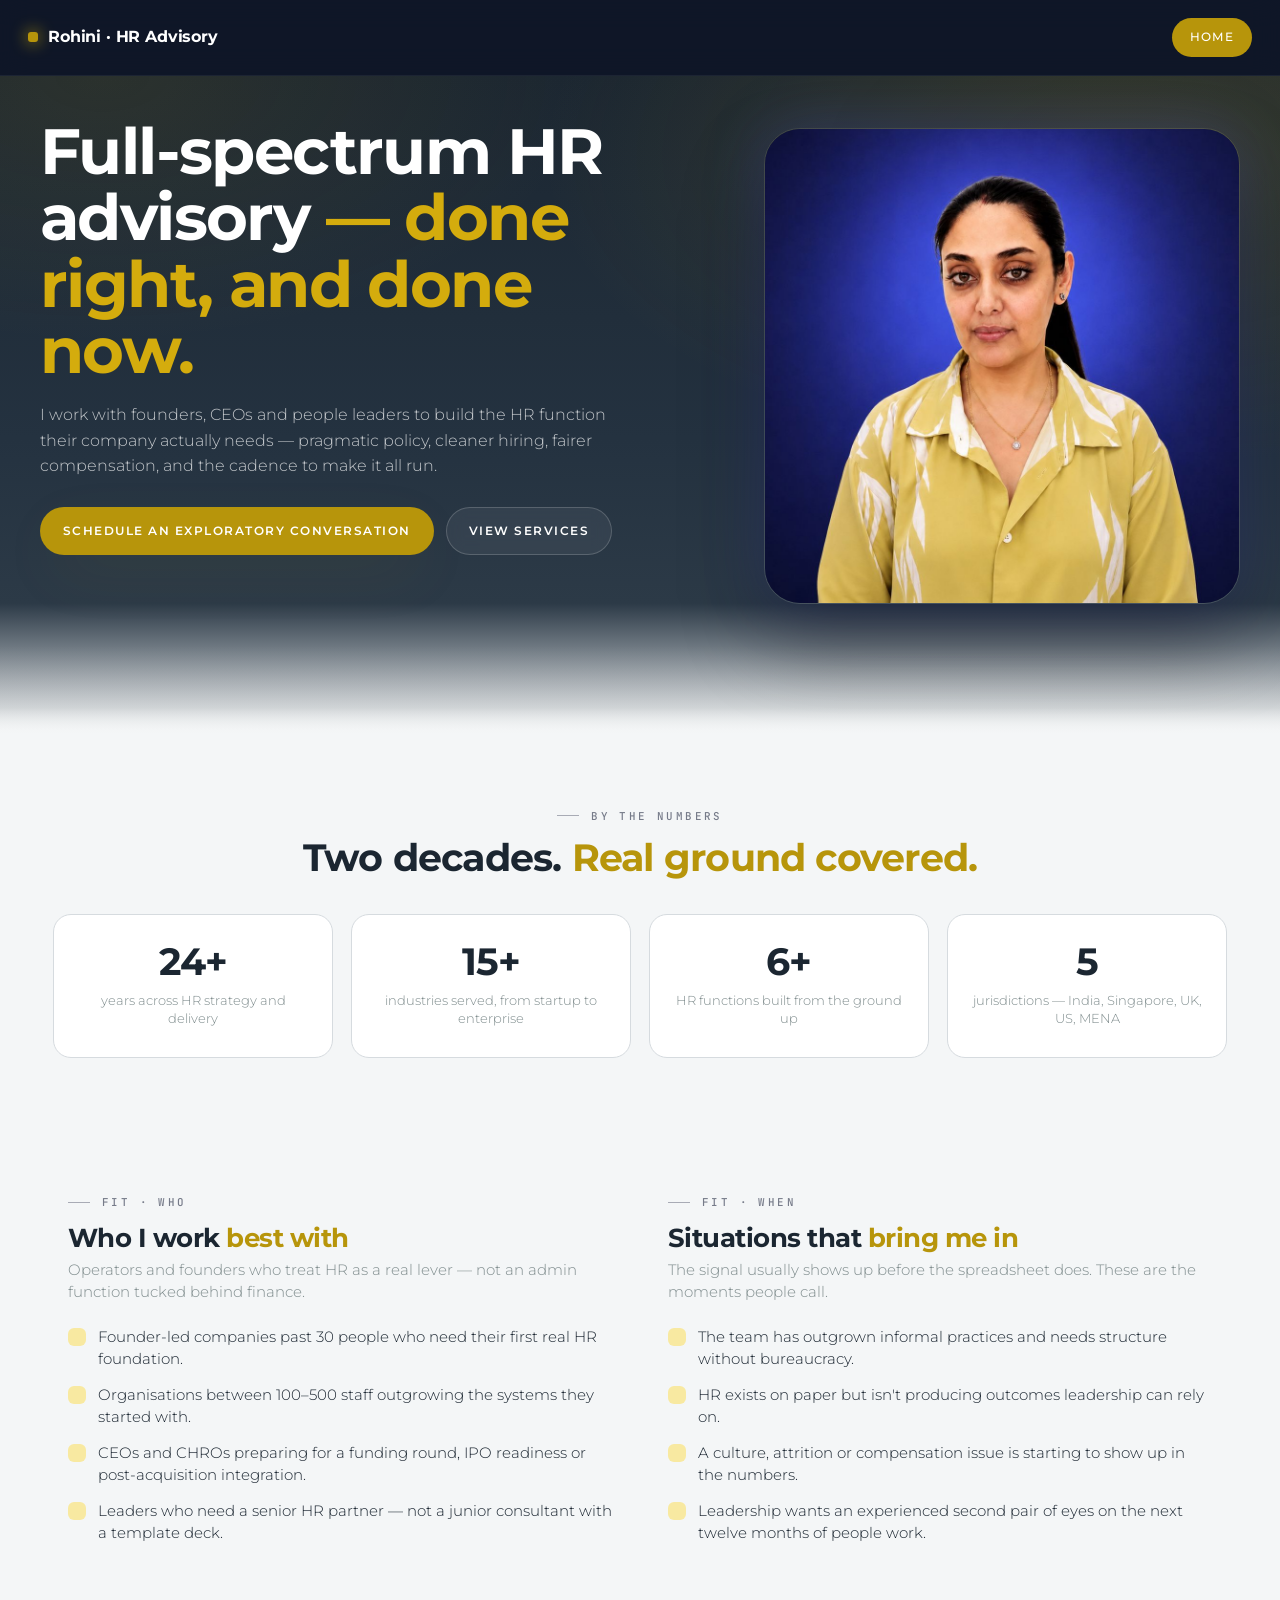
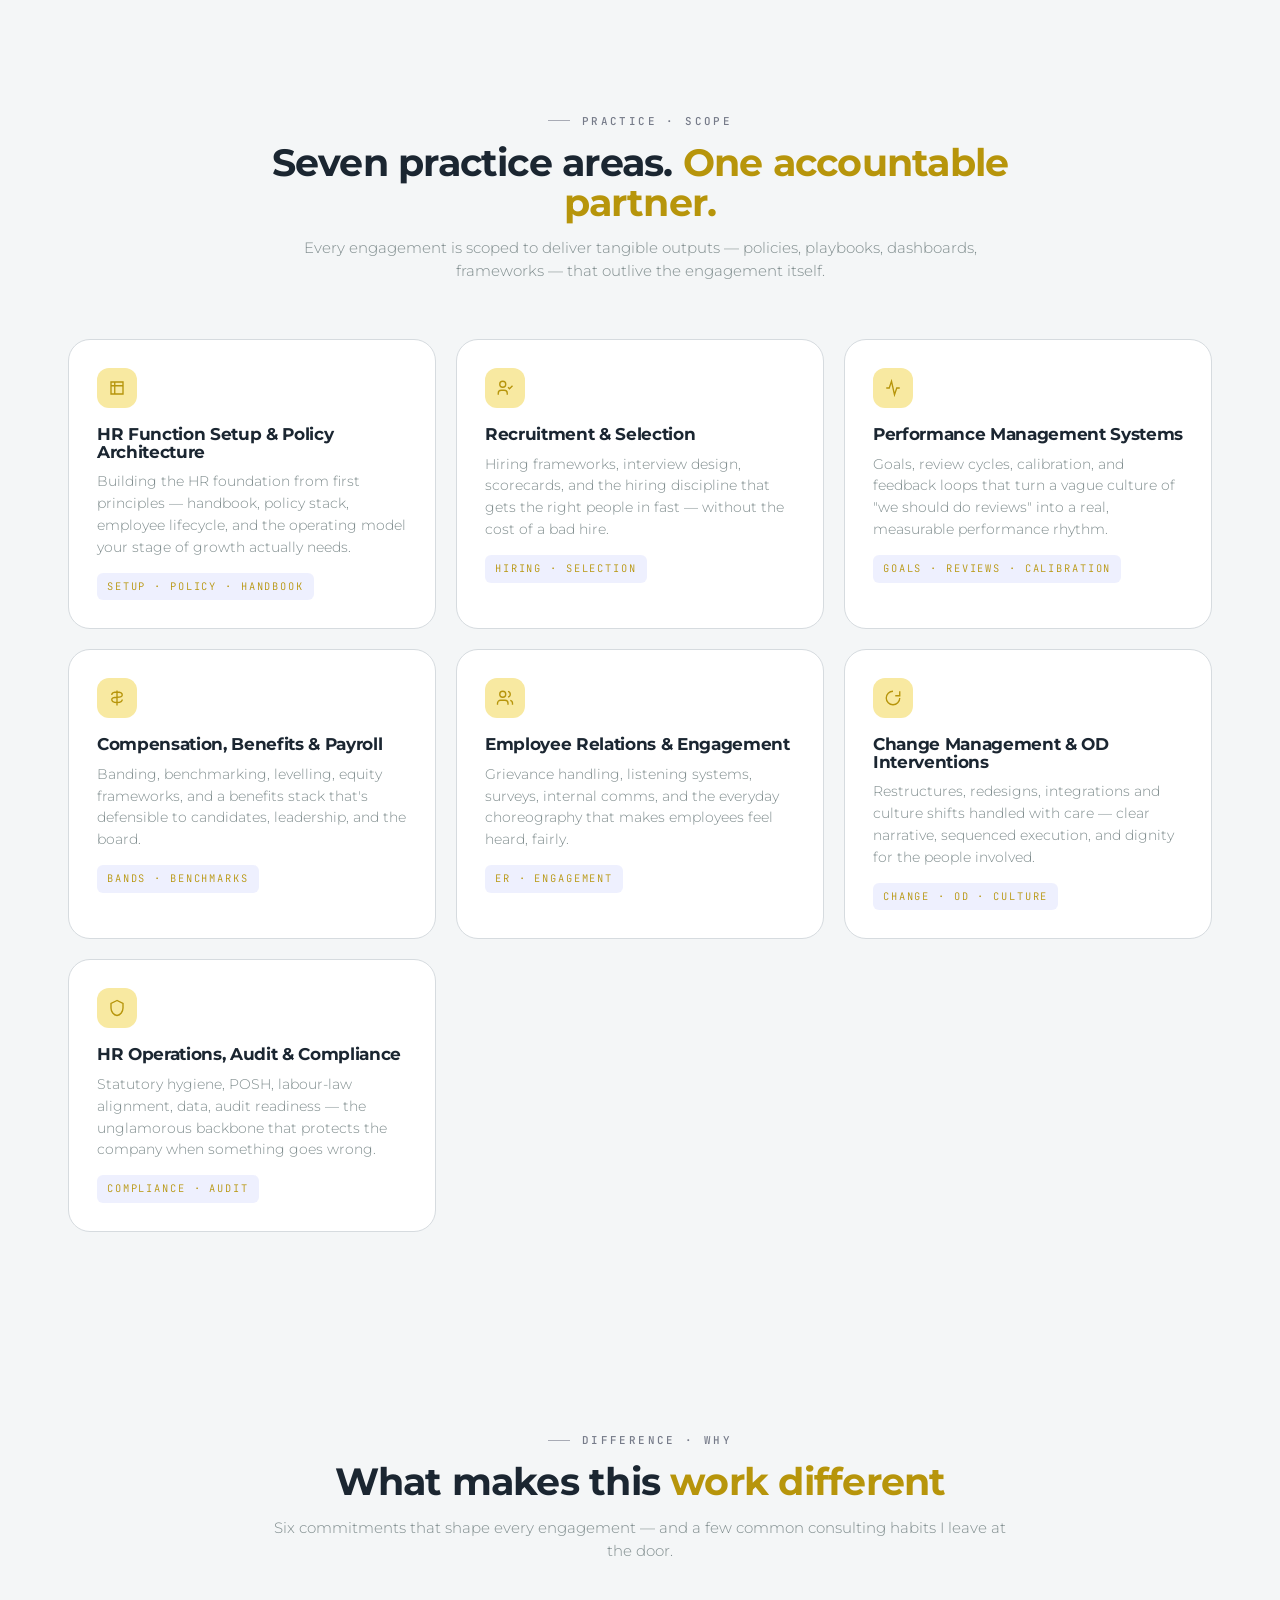
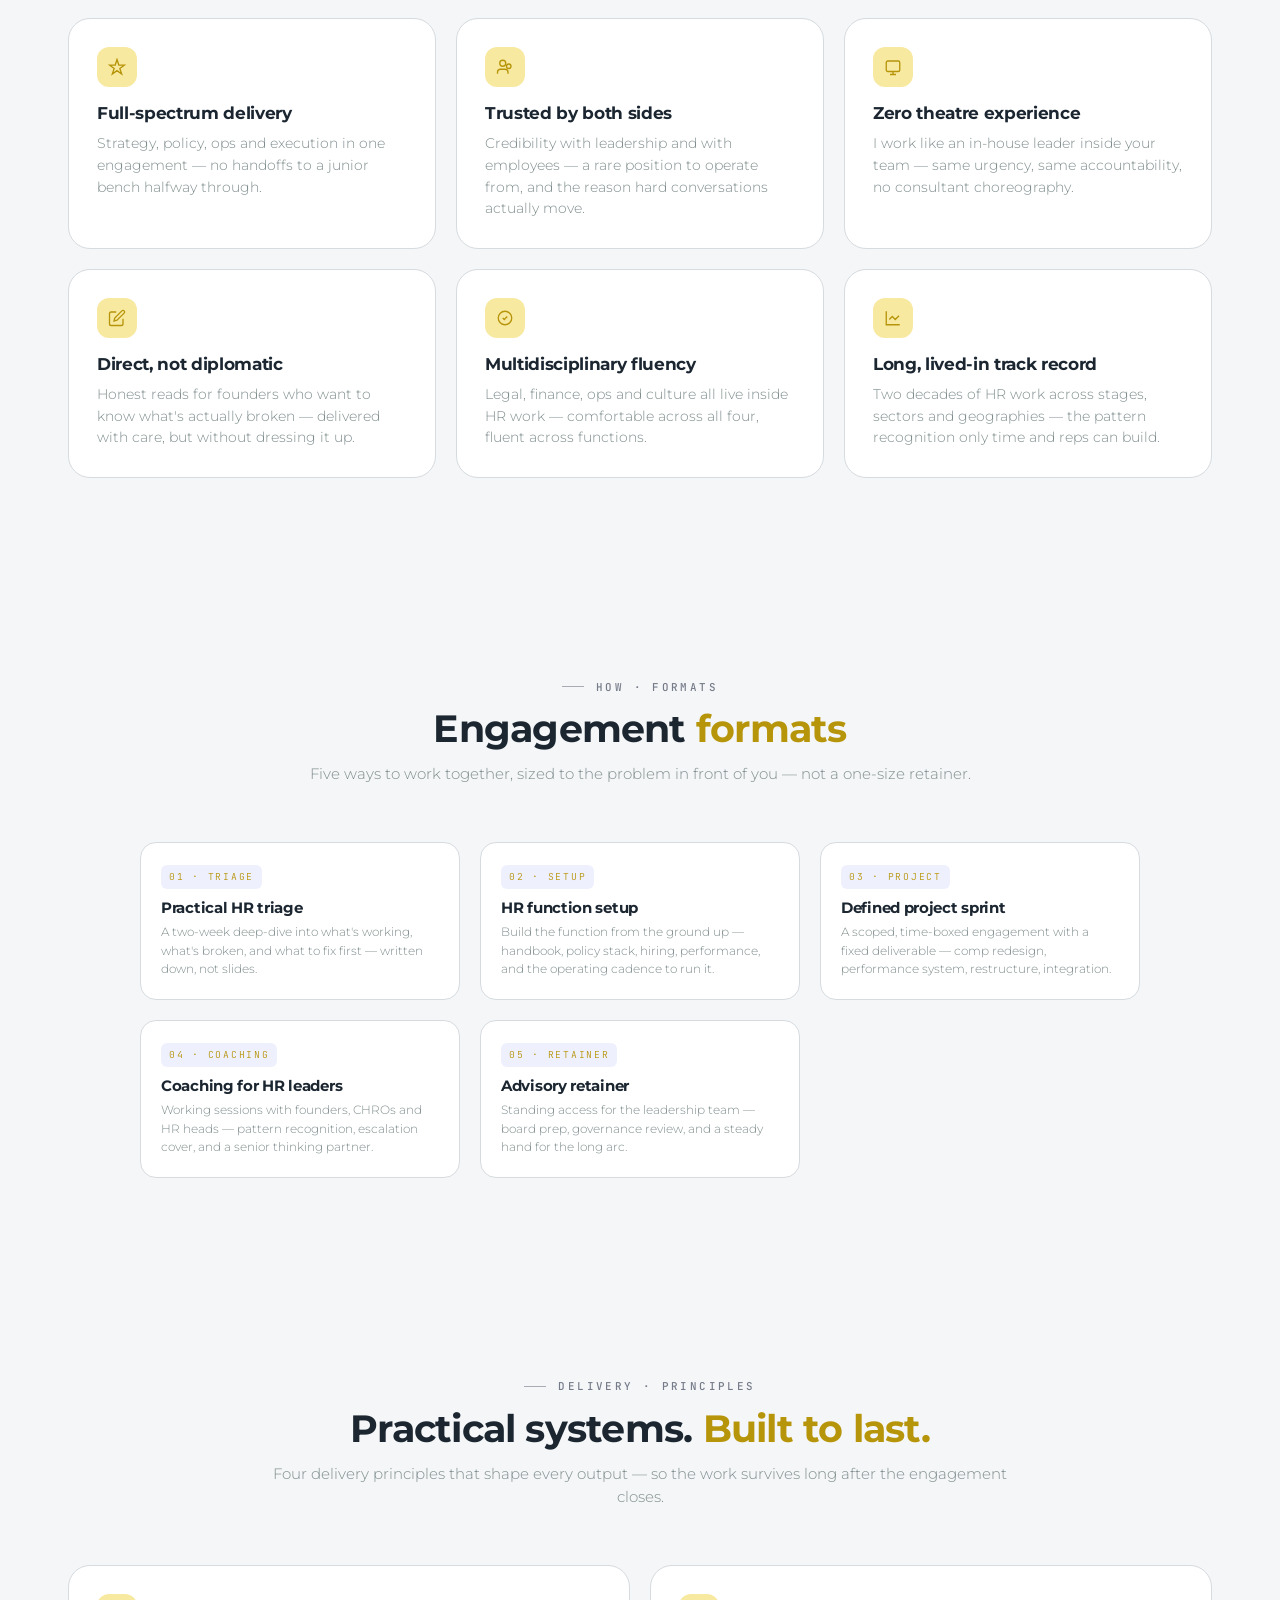
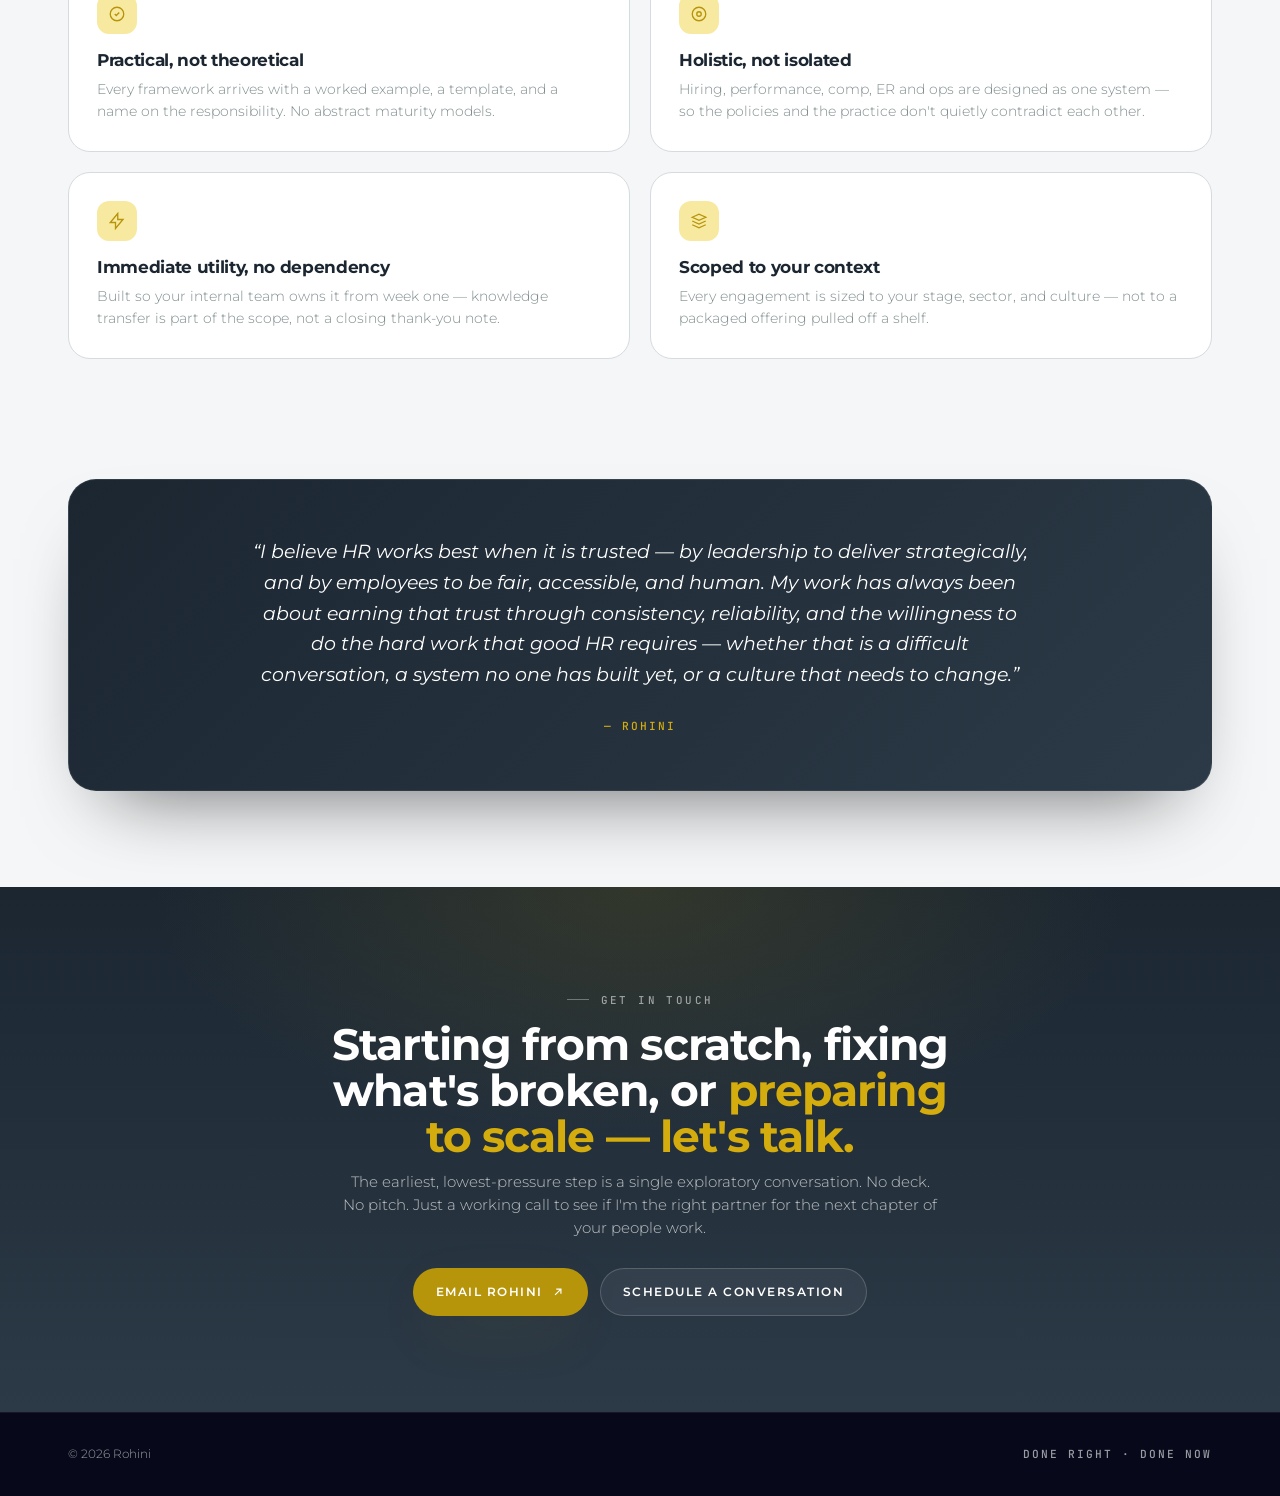
<file: rohini/public/site/index.html>
<!doctype html>
<html lang="en">
<head>
  <meta charset="utf-8" />
  <meta name="viewport" content="width=device-width, initial-scale=1" />
  <title>Rohini · HR Advisory — Done Right, Done Now</title>
  <meta name="description" content="Independent HR advisory for founders, CEOs and people leaders — from setting up the function to fixing what's broken and scaling what works." />
  <link rel="stylesheet" href="../../../profiles styles/styles.css" />
</head>
<body>

<!-- ===== NAV ===== -->
<header class="nav">
  <div class="nav-inner">
    <a href="#" class="brand">
      <span class="brand-dot"></span>
      <span>Rohini · HR Advisory</span>
    </a>
    <nav class="nav-links">
      <a href="../../../index.html" class="nav-cta">Home</a>
    </nav>
  </div>
</header>

<!-- ===== HERO ===== -->
<section class="hero">
  <div class="hero-grid"></div>
  <div class="wrap hero-inner">
    <div class="hero-layout">

  <div class="hero-content">

    <h1>
      Full-spectrum HR advisory
      <em>— done right, and done now.</em>
    </h1>

    <p class="hero-lede">
      I work with founders, CEOs and people leaders to build the HR
      function their company actually needs — pragmatic policy,
      cleaner hiring, fairer compensation, and the cadence to make
      it all run.
    </p>

    <div class="hero-actions">
      <a href="../../../contact.html#cont" class="btn btn-electric">
        Schedule an exploratory conversation
      </a>

      <a href="#practice" class="btn btn-ghost-light">
        View Services
      </a>
    </div>

  </div>

  <div class="hero-image">
    <img src="assets/images/Rohini.png" alt="Rohini">
  </div>

</div>
  </div>
</section>

<!-- ===== STATS STRIP ===== -->
<section class="surface section-tight">
  <div class="wrap">
    <div class="heading-block" style="margin-bottom: 36px;">
      <div class="eyebrow">BY THE NUMBERS</div>
      <h2 style="margin-top:14px;">Two decades. <em>Real ground covered.</em></h2>
    </div>
    <div class="stats-strip">
      <div class="stat-tile"><div class="stat-num">24+</div><div class="stat-label">years across HR strategy and delivery</div></div>
      <div class="stat-tile"><div class="stat-num">15+</div><div class="stat-label">industries served, from startup to enterprise</div></div>
      <div class="stat-tile"><div class="stat-num">6+</div><div class="stat-label">HR functions built from the ground up</div></div>
      <div class="stat-tile"><div class="stat-num">5</div><div class="stat-label">jurisdictions — India, Singapore, UK, US, MENA</div></div>
    </div>
  </div>
</section>

<!-- ===== TWO COLUMN — Who / Situations ===== -->
<section class="surface section-tight" id="fit">
  <div class="wrap two-col">
    <div class="col">
      <div class="eyebrow" style="margin-bottom:14px;">FIT · WHO</div>
      <h2>Who I work <em>best with</em></h2>
      <p>Operators and founders who treat HR as a real lever — not an admin function tucked behind finance.</p>
      <ul class="list">
        <li><path d="M20 6 9 17l-5-5"/> Founder-led companies past 30 people who need their first real HR foundation.</li>
        <li><path d="M20 6 9 17l-5-5"/> Organisations between 100–500 staff outgrowing the systems they started with.</li>
        <li><path d="M20 6 9 17l-5-5"/> CEOs and CHROs preparing for a funding round, IPO readiness or post-acquisition integration.</li>
        <li><path d="M20 6 9 17l-5-5"/> Leaders who need a senior HR partner — not a junior consultant with a template deck.</li>
      </ul>
    </div>

    <div class="col">
      <div class="eyebrow" style="margin-bottom:14px;">FIT · WHEN</div>
      <h2>Situations that <em>bring me in</em></h2>
      <p>The signal usually shows up before the spreadsheet does. These are the moments people call.</p>
      <ul class="list">
        <li><path d="M5 13l4 4L19 7"/> The team has outgrown informal practices and needs structure without bureaucracy.</li>
        <li><path d="M5 13l4 4L19 7"/> HR exists on paper but isn't producing outcomes leadership can rely on.</li>
        <li><path d="M5 13l4 4L19 7"/> A culture, attrition or compensation issue is starting to show up in the numbers.</li>
        <li><path d="M5 13l4 4L19 7"/> Leadership wants an experienced second pair of eyes on the next twelve months of people work.</li>
      </ul>
    </div>
  </div>
</section>

<!-- ===== PRACTICE AREAS ===== -->
<section class="surface section" id="practice">
  <div class="wrap">
    <div class="heading-block">
      <div class="eyebrow">PRACTICE · SCOPE</div>
      <h2 style="margin-top:14px;">Seven practice areas. <em>One accountable partner.</em></h2>
      <p>Every engagement is scoped to deliver tangible outputs — policies, playbooks, dashboards, frameworks — that outlive the engagement itself.</p>
    </div>

    <div class="cards-3">
      <article class="card">
        <div class="card-icon"><svg class="i" viewBox="0 0 24 24" fill="none" stroke="currentColor"><path d="M4 4h16v16H4z"/><path d="M4 9h16M9 4v16"/></svg></div>
        <h3>HR Function Setup &amp; Policy Architecture</h3>
        <p>Building the HR foundation from first principles — handbook, policy stack, employee lifecycle, and the operating model your stage of growth actually needs.</p>
        <span class="pill">Setup · Policy · Handbook</span>
      </article>

      <article class="card">
        <div class="card-icon"><svg class="i" viewBox="0 0 24 24" fill="none" stroke="currentColor"><circle cx="9" cy="7" r="4"/><path d="M3 21v-2a4 4 0 0 1 4-4h4a4 4 0 0 1 4 4v2"/><path d="M16 11l2 2 4-4"/></svg></div>
        <h3>Recruitment &amp; Selection</h3>
        <p>Hiring frameworks, interview design, scorecards, and the hiring discipline that gets the right people in fast — without the cost of a bad hire.</p>
        <span class="pill">Hiring · Selection</span>
      </article>

      <article class="card">
        <div class="card-icon"><svg class="i" viewBox="0 0 24 24" fill="none" stroke="currentColor"><path d="M3 12h4l3-9 4 18 3-9h4"/></svg></div>
        <h3>Performance Management Systems</h3>
        <p>Goals, review cycles, calibration, and feedback loops that turn a vague culture of "we should do reviews" into a real, measurable performance rhythm.</p>
        <span class="pill">Goals · Reviews · Calibration</span>
      </article>

      <article class="card">
        <div class="card-icon"><svg class="i" viewBox="0 0 24 24" fill="none" stroke="currentColor"><path d="M12 2v20M5 8c0-2 2-4 7-4s7 2 7 4-2 3-7 3-7 1-7 3 2 4 7 4 7-2 7-4"/></svg></div>
        <h3>Compensation, Benefits &amp; Payroll</h3>
        <p>Banding, benchmarking, levelling, equity frameworks, and a benefits stack that's defensible to candidates, leadership, and the board.</p>
        <span class="pill">Bands · Benchmarks</span>
      </article>

      <article class="card">
        <div class="card-icon"><svg class="i" viewBox="0 0 24 24" fill="none" stroke="currentColor"><path d="M16 21v-2a4 4 0 0 0-4-4H6a4 4 0 0 0-4 4v2"/><circle cx="9" cy="7" r="4"/><path d="M22 21v-2a4 4 0 0 0-3-3.87M16 3.13a4 4 0 0 1 0 7.75"/></svg></div>
        <h3>Employee Relations &amp; Engagement</h3>
        <p>Grievance handling, listening systems, surveys, internal comms, and the everyday choreography that makes employees feel heard, fairly.</p>
        <span class="pill">ER · Engagement</span>
      </article>

      <article class="card">
        <div class="card-icon"><svg class="i" viewBox="0 0 24 24" fill="none" stroke="currentColor"><path d="M21 12a9 9 0 1 1-9-9"/><path d="M21 3v6h-6"/></svg></div>
        <h3>Change Management &amp; OD Interventions</h3>
        <p>Restructures, redesigns, integrations and culture shifts handled with care — clear narrative, sequenced execution, and dignity for the people involved.</p>
        <span class="pill">Change · OD · Culture</span>
      </article>

      <article class="card">
        <div class="card-icon"><svg class="i" viewBox="0 0 24 24" fill="none" stroke="currentColor"><path d="M12 2 4 6v6c0 5 3.5 9.5 8 10 4.5-.5 8-5 8-10V6l-8-4z"/></svg></div>
        <h3>HR Operations, Audit &amp; Compliance</h3>
        <p>Statutory hygiene, POSH, labour-law alignment, data, audit readiness — the unglamorous backbone that protects the company when something goes wrong.</p>
        <span class="pill">Compliance · Audit</span>
      </article>
    </div>
  </div>
</section>

<!-- ===== WHAT MAKES THIS DIFFERENT ===== -->
<section class="surface section" id="different">
  <div class="wrap">
    <div class="heading-block">
      <div class="eyebrow">DIFFERENCE · WHY</div>
      <h2 style="margin-top:14px;">What makes this <em>work different</em></h2>
      <p>Six commitments that shape every engagement — and a few common consulting habits I leave at the door.</p>
    </div>

    <div class="cards-3">
      <article class="card">
        <div class="card-icon"><svg class="i" viewBox="0 0 24 24" fill="none" stroke="currentColor"><path d="M12 2l2.4 7.4H22l-6.2 4.5 2.4 7.4L12 16.8 5.8 21.3l2.4-7.4L2 9.4h7.6L12 2z"/></svg></div>
        <h3>Full-spectrum delivery</h3>
        <p>Strategy, policy, ops and execution in one engagement — no handoffs to a junior bench halfway through.</p>
      </article>
      <article class="card">
        <div class="card-icon"><svg class="i" viewBox="0 0 24 24" fill="none" stroke="currentColor"><circle cx="9" cy="7" r="4"/><circle cx="17" cy="11" r="3"/><path d="M2 21v-2a4 4 0 0 1 4-4h6a4 4 0 0 1 4 4v2"/></svg></div>
        <h3>Trusted by both sides</h3>
        <p>Credibility with leadership and with employees — a rare position to operate from, and the reason hard conversations actually move.</p>
      </article>
      <article class="card">
        <div class="card-icon"><svg class="i" viewBox="0 0 24 24" fill="none" stroke="currentColor"><rect x="3" y="4" width="18" height="14" rx="2"/><path d="M8 22h8M12 18v4"/></svg></div>
        <h3>Zero theatre experience</h3>
        <p>I work like an in-house leader inside your team — same urgency, same accountability, no consultant choreography.</p>
      </article>
      <article class="card">
        <div class="card-icon"><svg class="i" viewBox="0 0 24 24" fill="none" stroke="currentColor"><path d="M11 4H4a2 2 0 0 0-2 2v14a2 2 0 0 0 2 2h14a2 2 0 0 0 2-2v-7"/><path d="M18.5 2.5a2.121 2.121 0 1 1 3 3L12 15l-4 1 1-4 9.5-9.5z"/></svg></div>
        <h3>Direct, not diplomatic</h3>
        <p>Honest reads for founders who want to know what's actually broken — delivered with care, but without dressing it up.</p>
      </article>
      <article class="card">
        <div class="card-icon"><svg class="i" viewBox="0 0 24 24" fill="none" stroke="currentColor"><circle cx="12" cy="12" r="9"/><path d="M9 12l2 2 4-4"/></svg></div>
        <h3>Multidisciplinary fluency</h3>
        <p>Legal, finance, ops and culture all live inside HR work — comfortable across all four, fluent across functions.</p>
      </article>
      <article class="card">
        <div class="card-icon"><svg class="i" viewBox="0 0 24 24" fill="none" stroke="currentColor"><path d="M3 3v18h18"/><path d="M7 14l4-4 4 4 5-5"/></svg></div>
        <h3>Long, lived-in track record</h3>
        <p>Two decades of HR work across stages, sectors and geographies — the pattern recognition only time and reps can build.</p>
      </article>
    </div>
  </div>
</section>

<!-- ===== ENGAGEMENT FORMATS ===== -->
<section class="surface section" id="formats">
  <div class="wrap">
    <div class="heading-block">
      <div class="eyebrow">HOW · FORMATS</div>
      <h2 style="margin-top:14px;">Engagement <em>formats</em></h2>
      <p>Five ways to work together, sized to the problem in front of you — not a one-size retainer.</p>
    </div>

    <div class="formats">
      <div class="format">
        <span class="pill">01 · Triage</span>
        <h4>Practical HR triage</h4>
        <p>A two-week deep-dive into what's working, what's broken, and what to fix first — written down, not slides.</p>
      </div>
      <div class="format">
        <span class="pill">02 · Setup</span>
        <h4>HR function setup</h4>
        <p>Build the function from the ground up — handbook, policy stack, hiring, performance, and the operating cadence to run it.</p>
      </div>
      <div class="format">
        <span class="pill">03 · Project</span>
        <h4>Defined project sprint</h4>
        <p>A scoped, time-boxed engagement with a fixed deliverable — comp redesign, performance system, restructure, integration.</p>
      </div>
      <div class="format">
        <span class="pill">04 · Coaching</span>
        <h4>Coaching for HR leaders</h4>
        <p>Working sessions with founders, CHROs and HR heads — pattern recognition, escalation cover, and a senior thinking partner.</p>
      </div>
      <div class="format">
        <span class="pill">05 · Retainer</span>
        <h4>Advisory retainer</h4>
        <p>Standing access for the leadership team — board prep, governance review, and a steady hand for the long arc.</p>
      </div>
    </div>
  </div>
</section>

<!-- ===== PRACTICAL SYSTEMS BUILT TO LAST ===== -->
<section class="surface section">
  <div class="wrap">
    <div class="heading-block">
      <div class="eyebrow">DELIVERY · PRINCIPLES</div>
      <h2 style="margin-top:14px;">Practical systems. <em>Built to last.</em></h2>
      <p>Four delivery principles that shape every output — so the work survives long after the engagement closes.</p>
    </div>

    <div class="cards-2">
      <article class="card">
        <div class="card-icon"><svg class="i" viewBox="0 0 24 24" fill="none" stroke="currentColor"><path d="M9 12l2 2 4-4"/><circle cx="12" cy="12" r="9"/></svg></div>
        <h3>Practical, not theoretical</h3>
        <p>Every framework arrives with a worked example, a template, and a name on the responsibility. No abstract maturity models.</p>
      </article>
      <article class="card">
        <div class="card-icon"><svg class="i" viewBox="0 0 24 24" fill="none" stroke="currentColor"><circle cx="12" cy="12" r="3"/><circle cx="12" cy="12" r="9"/></svg></div>
        <h3>Holistic, not isolated</h3>
        <p>Hiring, performance, comp, ER and ops are designed as one system — so the policies and the practice don't quietly contradict each other.</p>
      </article>
      <article class="card">
        <div class="card-icon"><svg class="i" viewBox="0 0 24 24" fill="none" stroke="currentColor"><path d="M13 2 3 14h7v8l10-12h-7V2z"/></svg></div>
        <h3>Immediate utility, no dependency</h3>
        <p>Built so your internal team owns it from week one — knowledge transfer is part of the scope, not a closing thank-you note.</p>
      </article>
      <article class="card">
        <div class="card-icon"><svg class="i" viewBox="0 0 24 24" fill="none" stroke="currentColor"><path d="M3 7l9-4 9 4-9 4-9-4z"/><path d="M3 12l9 4 9-4M3 17l9 4 9-4"/></svg></div>
        <h3>Scoped to your context</h3>
        <p>Every engagement is sized to your stage, sector, and culture — not to a packaged offering pulled off a shelf.</p>
      </article>
    </div>
  </div>
</section>

<!-- ===== QUOTE BAND ===== -->
<section class="surface" style="padding: 24px 0 96px;">
  <div class="wrap">
    <div class="quote-card" style="margin-top: 0;">
      <p>
        “I believe HR works best when it is trusted — by leadership to deliver strategically, and by employees to be fair, accessible, and human. My work has always been about earning that trust through consistency, reliability, and the willingness to do the hard work that good HR requires — whether that is a difficult conversation, a system no one has built yet, or a culture that needs to change.”
      </p>
      <span class="mono">— ROHINI</span>
    </div>
  </div>
</section>

<!-- ===== FINAL CTA ===== -->
<section class="cta-band" id="contact">
  <div class="wrap">
    <div class="eyebrow eyebrow-light" style="justify-content:center; display:inline-flex;">GET IN TOUCH</div>
    <h2>Starting from scratch, fixing what's broken, or <em>preparing to scale — let's talk.</em></h2>
    <p>The earliest, lowest-pressure step is a single exploratory conversation. No deck. No pitch. Just a working call to see if I'm the right partner for the next chapter of your people work.</p>
    <div class="cta-actions">
      <a class="btn btn-electric" href="mailto:rohinb1210@gmail.com">
        Email Rohini
        <svg class="arrow" viewBox="0 0 24 24" fill="none" stroke="currentColor" stroke-width="2"><path d="M7 17 17 7M9 7h8v8"/></svg>
      </a>
      <a class="btn btn-ghost-light" href="../../../contact.html">Schedule a conversation</a>
    </div>
  </div>
</section>

<!-- ===== FOOTER ===== -->
<footer class="footer">
  <div class="wrap footer-inner">
    <span>© 2026 Rohini</span>
    <span class="mono">DONE RIGHT · DONE NOW</span>
  </div>
</footer>

</body>
</html>
</file>
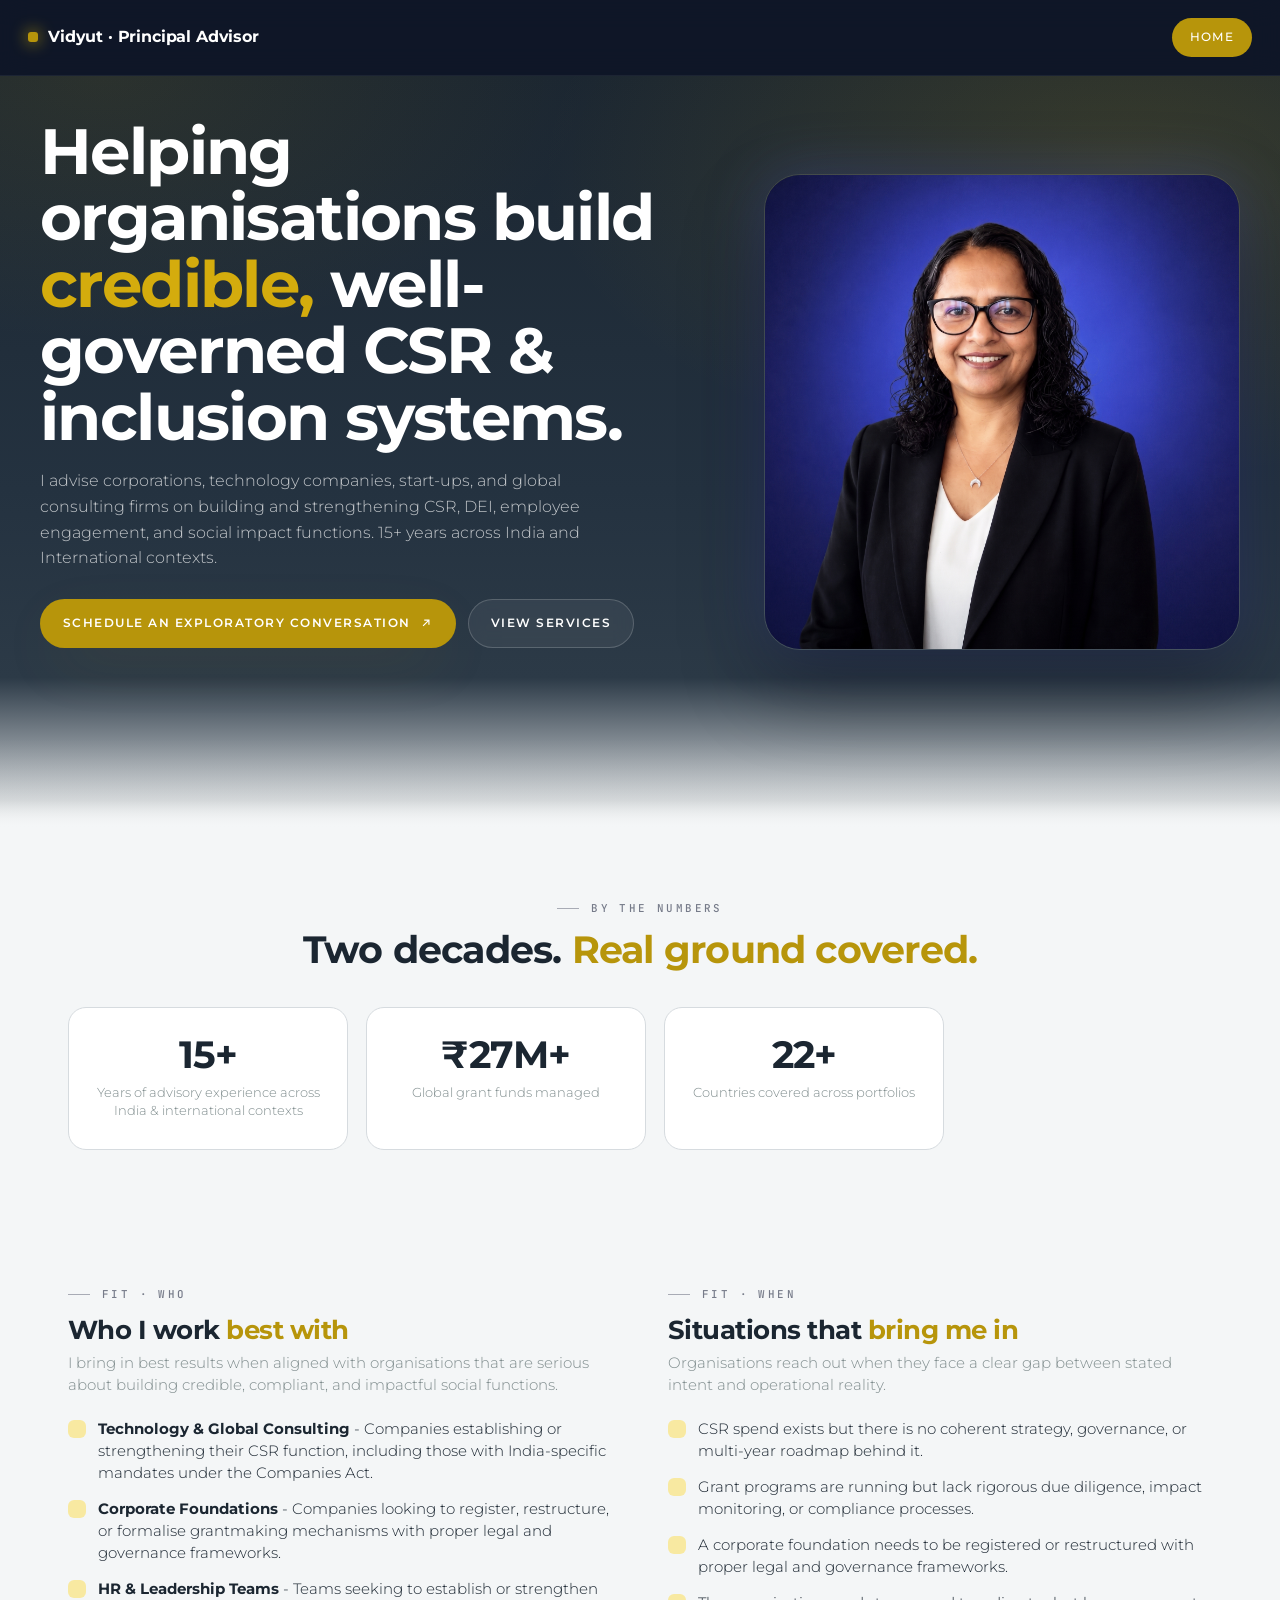
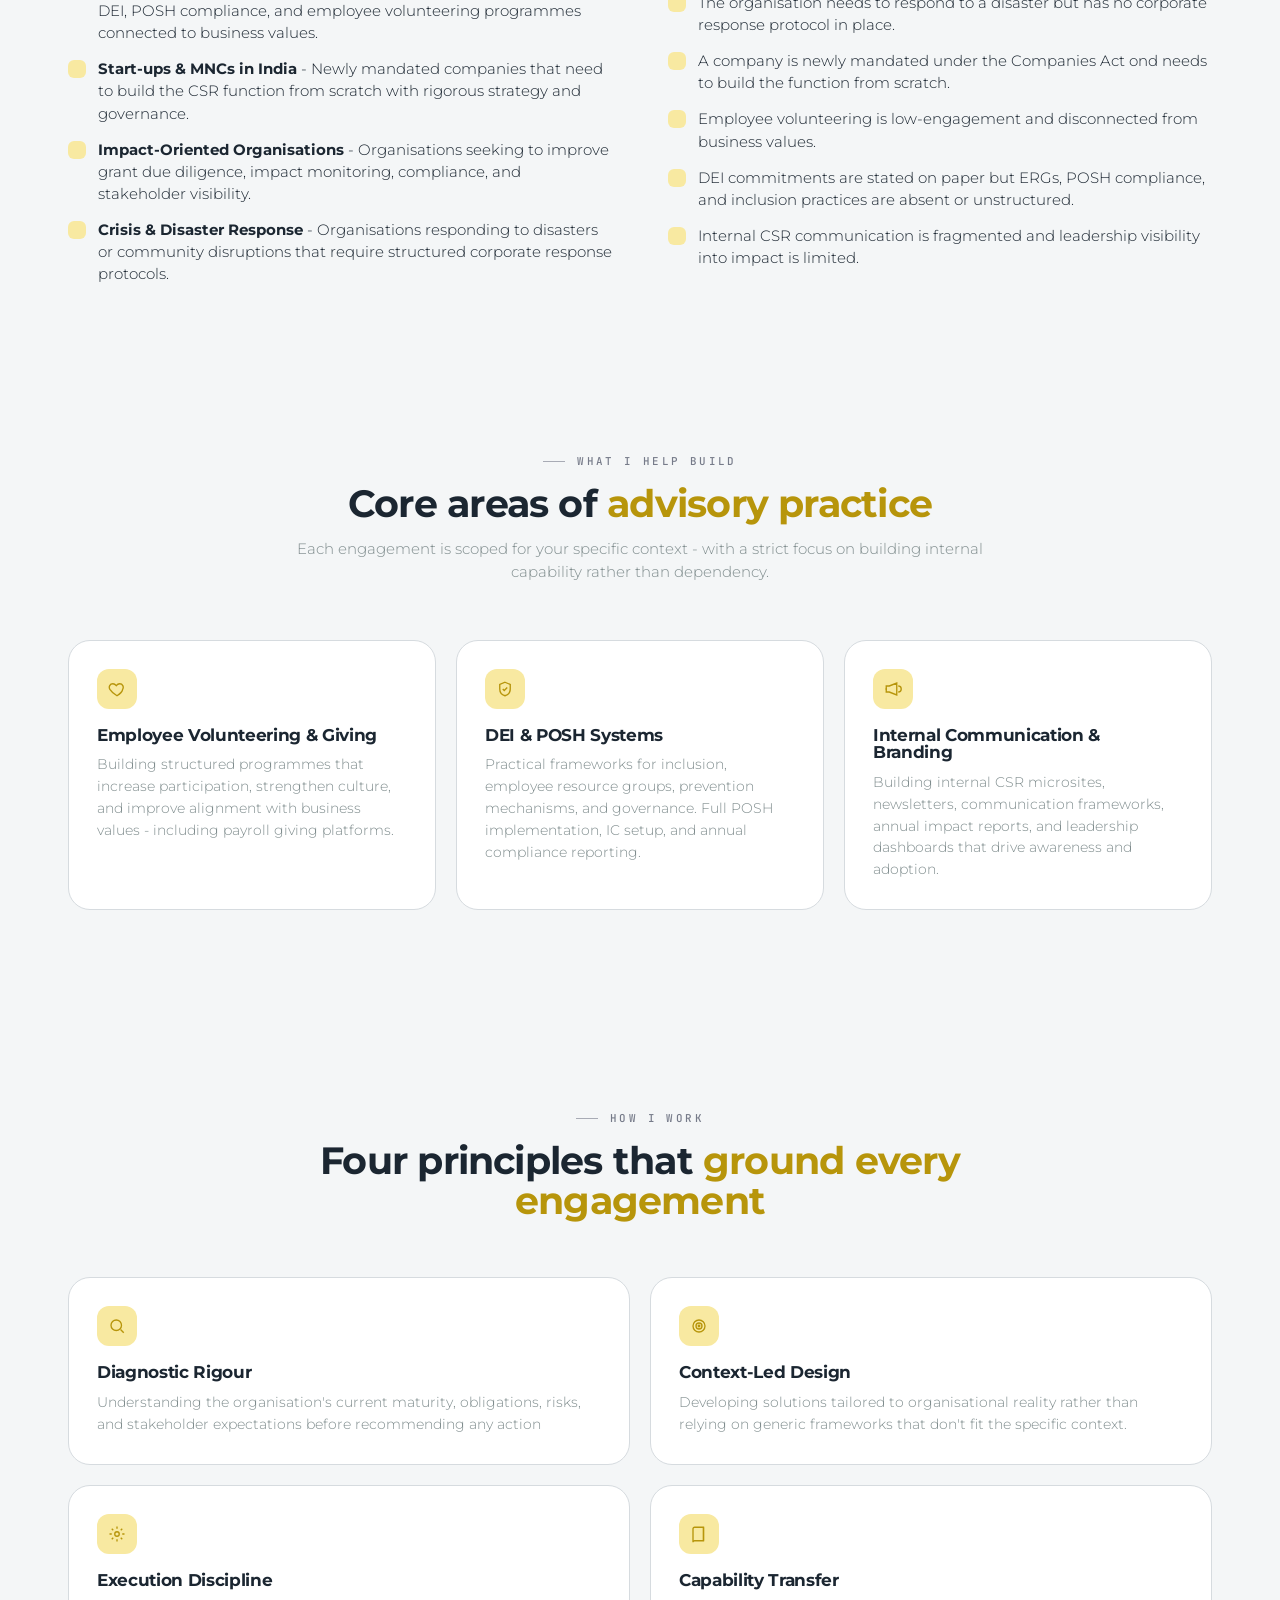
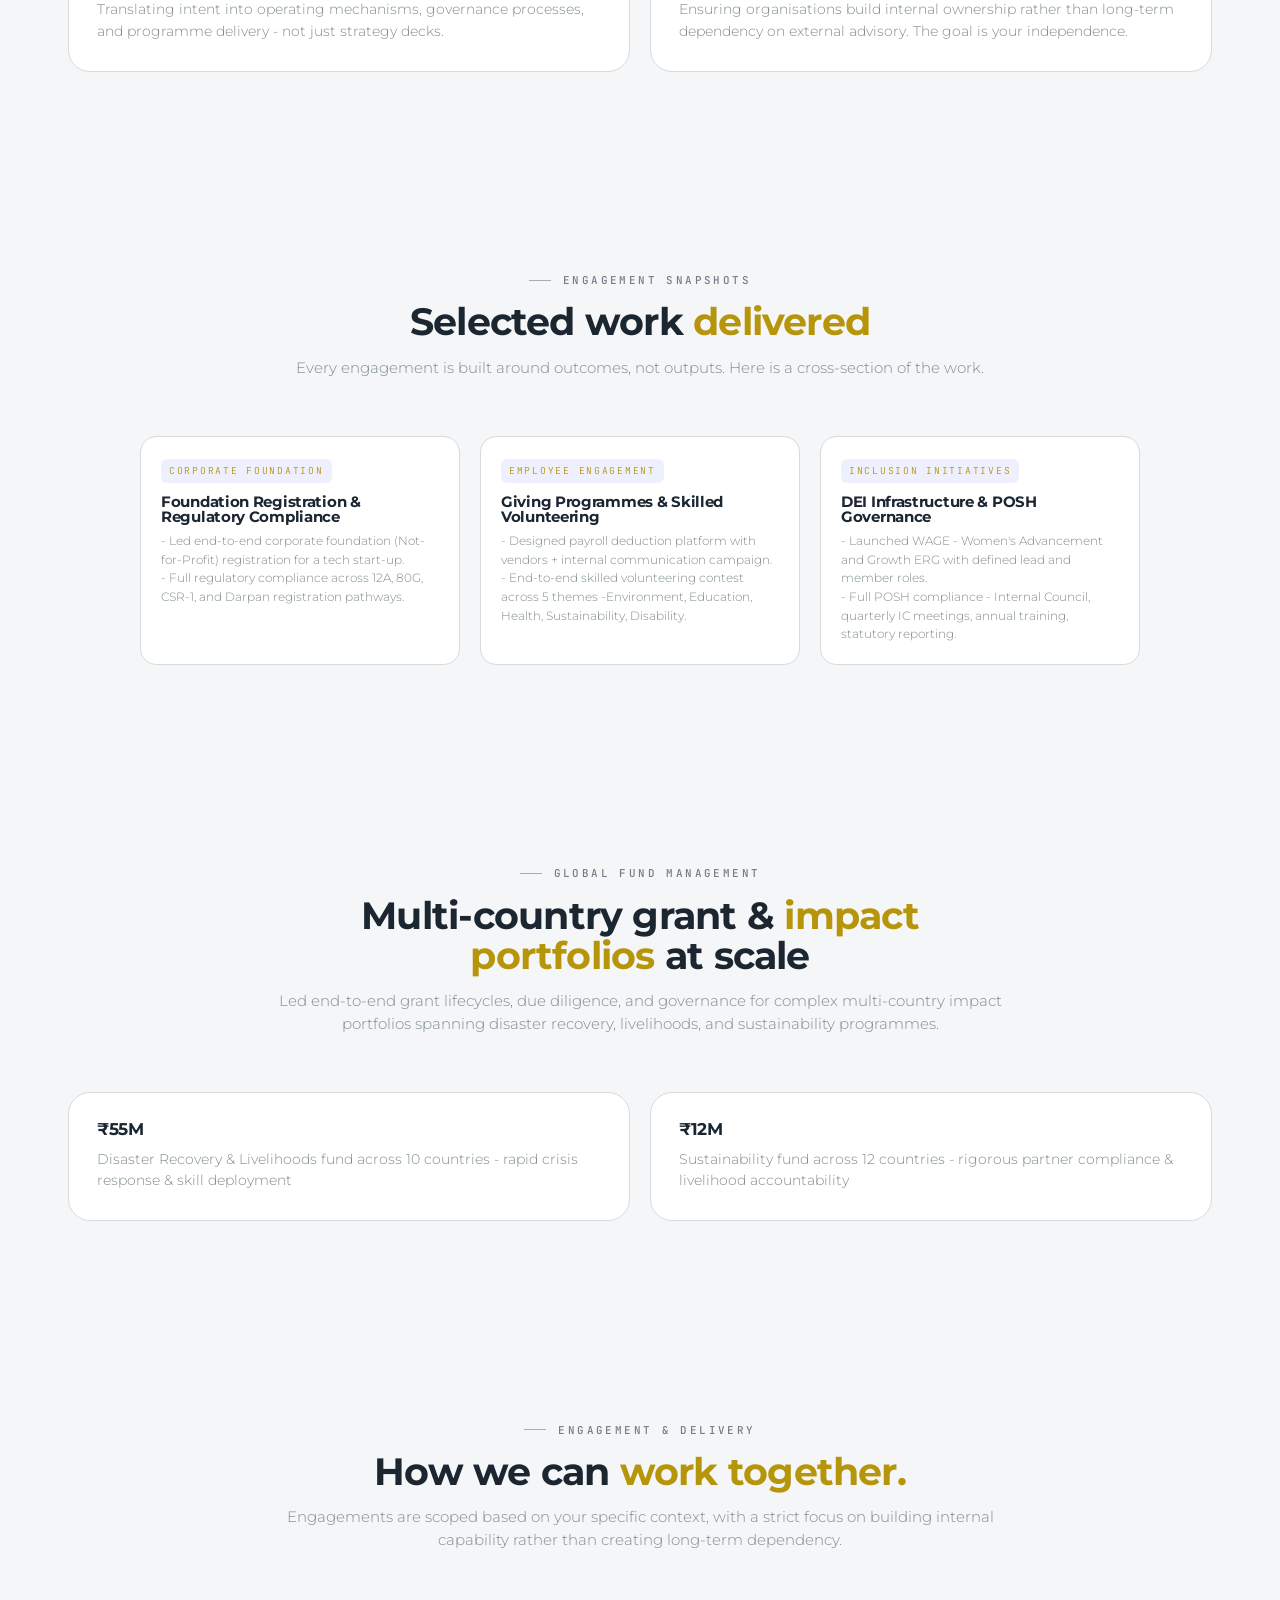
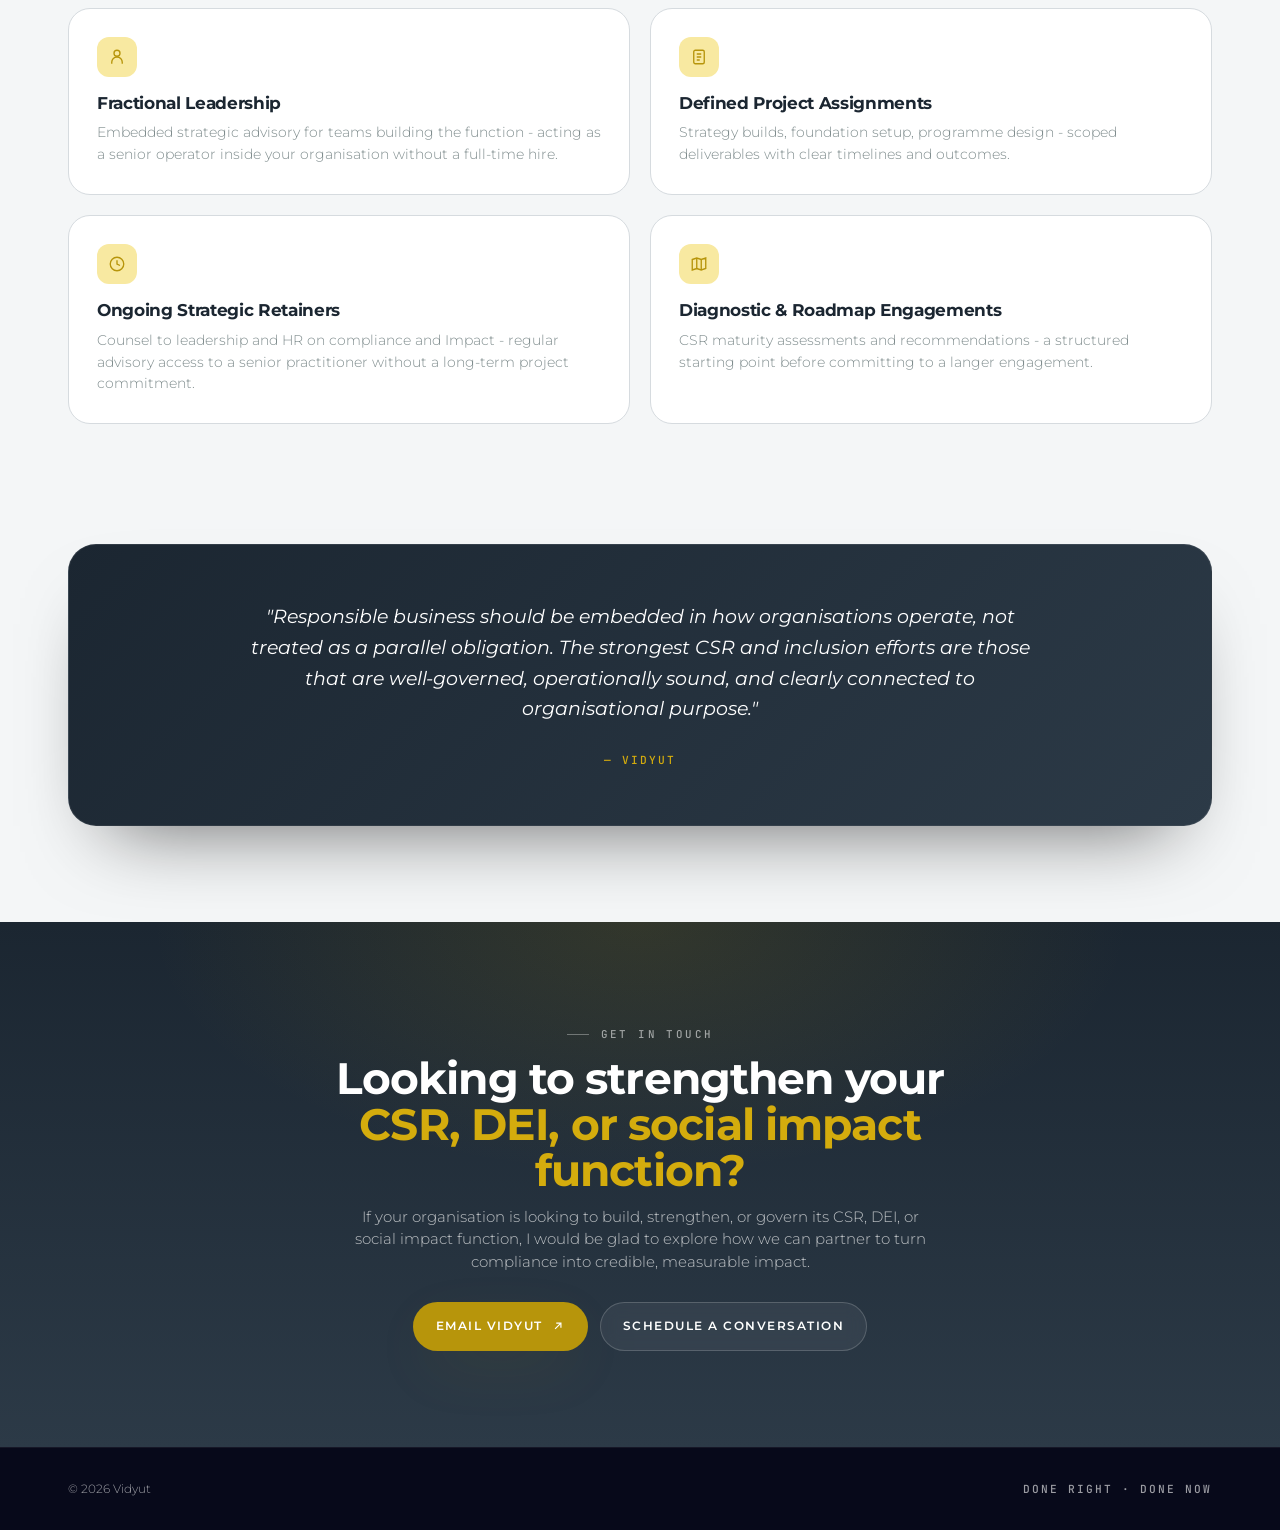
<file: vidyut/public/site/index.html>
<!doctype html>
<html lang="en">
<head>
  <meta charset="utf-8" />
  <meta name="viewport" content="width=device-width, initial-scale=1" />
  <title>Vidyut · Principal Advisor</title>
  <meta name="description" content="Independent HR advisory for founders, CEOs and people leaders — from setting up the function to fixing what's broken and scaling what works." />
  <link rel="stylesheet" href="../../../profiles styles/styles.css" />
</head>
<body>

<!-- ===== NAV ===== -->
<header class="nav">
  <div class="nav-inner">
    <a href="#" class="brand">
      <span class="brand-dot"></span>
      <span>Vidyut · Principal Advisor</span>
    </a>
    <nav class="nav-links">
      <a href="../../../index.html" class="nav-cta">Home</a>
    </nav>
  </div>
</header>

<!-- ===== HERO ===== -->
<section class="hero">
  <div class="wrap hero-inner">

    <div class="hero-layout">

      <div class="hero-content">

        <h1>
          Helping organisations build
          <em>credible,</em> well-governed CSR & inclusion systems.
        </h1>

        <p class="hero-lede">
          I advise corporations, technology companies, start-ups, and global consulting firms on building and strengthening CSR, DEI, employee
          engagement, and social impact functions. 15+ years across India and International contexts.
        </p>

        <div class="hero-actions">
          <a class="btn btn-electric" href="../../../contact.html#cont">
            Schedule an exploratory conversation
            <svg class="arrow" viewBox="0 0 24 24" fill="none" stroke="currentColor" stroke-width="2">
              <path d="M7 17 17 7M9 7h8v8"/>
            </svg>
          </a>

          <a class="btn btn-ghost-light" href="#practice">
            View services
          </a>
        </div>

      </div>

      <div class="hero-image">
        <img src="./assets/images/Vidyuth.png" alt="Rohini HR Advisory">
      </div>

    </div>

  </div>
</section>

<!------------------------------------------------------------------------------------------------------------------>
<section class="surface section-tight">
  <div class="wrap">
    <div class="heading-block" style="margin-bottom: 36px;">
      <div class="eyebrow">BY THE NUMBERS</div>
      <h2 style="margin-top:14px;">Two decades. <em>Real ground covered.</em></h2>
    </div>
    <div class="stats-strip">
      <div class="stat-tile"><div class="stat-num">15+</div><div class="stat-label">Years of advisory experience across India & international contexts</div></div>
      <div class="stat-tile"><div class="stat-num">₹27M+</div><div class="stat-label">Global grant funds managed</div></div>
      <div class="stat-tile"><div class="stat-num">22+</div><div class="stat-label">Countries covered across portfolios</div></div>
    </div>
  </div>
</section>

<!------------------------------------------------------------------------------------------------------------------>
<section class="surface section-tight" id="fit">
  <div class="wrap two-col">
    <div class="col">
      <div class="eyebrow" style="margin-bottom:14px;">FIT · WHO</div>
      <h2>Who I work <em>best with</em></h2>
      <p>I bring in best results when aligned with organisations that are serious about building credible, compliant, and impactful social functions.</p>
      <ul class="list">
        <li><path d="M20 6 9 17l-5-5"/></svg> <b>Technology & Global Consulting</b> - Companies establishing or strengthening their 
          CSR function, including those with India-specific mandates under the Companies Act.</li>
        <li><path d="M20 6 9 17l-5-5"/></svg> <b>Corporate Foundations </b> - Companies looking to register, restructure, or
          formalise grantmaking mechanisms with proper legal and governance frameworks.</li>
        <li><path d="M20 6 9 17l-5-5"/></svg> <b>HR & Leadership Teams </b> - Teams seeking to establish or strengthen DEI,
          POSH compliance, and employee volunteering programmes connected to business values.</li>
        <li><path d="M20 6 9 17l-5-5"/></svg> <b>Start-ups & MNCs in India</b> - Newly mandated companies that need to build
          the CSR function from scratch with rigorous strategy and governance.</li>
        <li><path d="M20 6 9 17l-5-5"/></svg> <b>Impact-Oriented Organisations</b> - Organisations seeking to improve grant due
          diligence, impact monitoring, compliance, and stakeholder visibility.</li>
        <li><path d="M20 6 9 17l-5-5"/></svg> <b>Crisis & Disaster Response</b> - Organisations responding to disasters or
          community disruptions that require structured corporate response protocols.</li>
      </ul>
    </div>

    <div class="col">
      <div class="eyebrow" style="margin-bottom:14px;">FIT · WHEN</div>
      <h2>Situations that <em>bring me in</em></h2>
      <p>Organisations reach out when they face a clear gap between stated intent and operational reality.</p>
      <ul class="list">
        <li><path d="M5 13l4 4L19 7"/></svg> CSR spend exists but there is no coherent strategy, governance, or multi-year roadmap behind it.</li>
        <li><path d="M5 13l4 4L19 7"/></svg> Grant programs are running but lack rigorous due diligence, impact monitoring, or compliance processes.</li>
        <li><path d="M5 13l4 4L19 7"/></svg> A corporate foundation needs to be registered or restructured with proper legal and governance frameworks.</li>
        <li><path d="M5 13l4 4L19 7"/></svg> The organisation needs to respond to a disaster but has no corporate response protocol in place.</li>
        <li><path d="M5 13l4 4L19 7"/></svg> A company is newly mandated under the Companies Act ond needs to build the function from scratch.</li>
        <li><path d="M5 13l4 4L19 7"/></svg> Employee volunteering is low-engagement and disconnected from business values.</li>
        <li><path d="M5 13l4 4L19 7"/></svg> DEI commitments are stated on paper but ERGs, POSH compliance, and inclusion practices are absent or unstructured.</li>
        <li><path d="M5 13l4 4L19 7"/></svg> Internal CSR communication is fragmented and leadership visibility into impact is limited.</li>
      </ul>
    </div>
  </div>
</section>

<!------------------------------------------------------------------------------------------------------------------>
<section class="surface section" id="practice">
  <div class="wrap">
    <div class="heading-block">
      <div class="eyebrow">WHAT I HELP BUILD</div>
      <h2 style="margin-top:14px;">Core areas of <em>advisory practice</em></h2>
      <p>Each engagement is scoped for your specific context - with a strict focus on building internal capability rather than dependency.</p>
    </div>

    <div class="cards-3">
      <article class="card">
        <div class="card-icon">
          <svg class="i" viewBox="0 0 24 24" fill="none" stroke="currentColor">
            <path d="M12 21s-7-4.35-9.5-8.5C.5 9 2.5 5 6.5 5c2.1 0 3.5 1.2 4.5 2.5C12 6.2 13.4 5 15.5 5c4 0 6 4 4 7.5C19 16.65 12 21 12 21z"/>
          </svg>
        </div>
        <h3>Employee Volunteering & Giving</h3>
        <p>Building structured programmes that increase participation, strengthen culture, and improve alignment with business values - including payroll giving platforms.</p>
      </article>
      <article class="card">
        <div class="card-icon">
          <svg class="i" viewBox="0 0 24 24" fill="none" stroke="currentColor">
            <path d="M12 3l7 3v6c0 5-3.5 8-7 9-3.5-1-7-4-7-9V6l7-3z"/>
            <path d="M9 12l2 2 4-4"/>
          </svg>
        </div>
        <h3>DEI & POSH Systems</h3>
        <p>Practical frameworks for inclusion, employee resource groups, prevention mechanisms, and governance. Full POSH implementation, IC setup, and annual compliance reporting.</p>
      </article>
      <article class="card">
        <div class="card-icon">
          <svg class="i" viewBox="0 0 24 24" fill="none" stroke="currentColor">
            <path d="M3 11v2"/>
            <path d="M7 8l10-4v16L7 16H3V8h4z"/>
            <path d="M19 8a4 4 0 0 1 0 8"/>
          </svg>
        </div>
        <h3>Internal Communication & Branding</h3>
        <p>Building internal CSR microsites, newsletters, communication frameworks, annual impact reports, and leadership dashboards that drive awareness and adoption.</p>
      </article>
    </div>
  </div>
</section>

<!------------------------------------------------------------------------------------------------------------------>
<section class="surface section" id="different">
  <div class="wrap">
    <div class="heading-block">
      <div class="eyebrow">HOW I WORK</div>
      <h2 style="margin-top:14px;">Four principles that <em>ground every engagement </em></h2>
    </div>

    <div class="cards-2">
      <article class="card">
        <div class="card-icon">
  <svg class="i" viewBox="0 0 24 24" fill="none" stroke="currentColor">
    <circle cx="11" cy="11" r="7"/>
    <path d="M21 21l-4.3-4.3"/>
  </svg>
</div>
        <h3>Diagnostic Rigour</h3>
        <p>Understanding the organisation's current maturity, obligations, risks, and stakeholder expectations before recommending any action</p>
      </article>
      <article class="card">
        <div class="card-icon">
  <svg class="i" viewBox="0 0 24 24" fill="none" stroke="currentColor">
    <circle cx="12" cy="12" r="8"/>
    <circle cx="12" cy="12" r="4"/>
    <circle cx="12" cy="12" r="1"/>
  </svg>
</div>
        <h3>Context-Led Design</h3>
        <p>Developing solutions tailored to organisational reality rather than relying on generic frameworks that don't fit the specific context.</p>
      </article>
      <article class="card">
        <div class="card-icon">
  <svg class="i" viewBox="0 0 24 24" fill="none" stroke="currentColor">
    <circle cx="12" cy="12" r="3"/>
    <path d="M12 2v3M12 19v3M2 12h3M19 12h3"/>
    <path d="M5 5l2 2M17 17l2 2M19 5l-2 2M7 17l-2 2"/>
  </svg>
</div>
        <h3>Execution Discipline</h3>
        <p>Translating intent into operating mechanisms, governance processes, and programme delivery - not just strategy decks.</p>
      </article>
      <article class="card">
        <div class="card-icon">
  <svg class="i" viewBox="0 0 24 24" fill="none" stroke="currentColor">
    <path d="M4 5a2 2 0 0 1 2-2h12v18H6a2 2 0 0 0-2 2z"/>
    <path d="M18 3v18"/>
  </svg>
</div>
        <h3>Capability Transfer</h3>
        <p>Ensuring organisations build internal ownership rather than long-term dependency on external advisory. The goal is your independence.</p>
      </article>
      
    </div>
  </div>
</section>

<!------------------------------------------------------------------------------------------------------------------>
<section class="surface section" id="formats">
  <div class="wrap">
    <div class="heading-block">
      <div class="eyebrow">ENGAGEMENT SNAPSHOTS</div>
      <h2 style="margin-top:14px;">Selected work <em>delivered</em></h2>
      <p>Every engagement is built around outcomes, not outputs. Here is a cross-section of the work.</p>
    </div>

    <div class="formats">
      <div class="format">
        <span class="pill">CORPORATE FOUNDATION</span>
        <h4>Foundation Registration & Regulatory Compliance</h4>
        <p>- Led end-to-end corporate foundation (Not-for-Profit) registration for a tech start-up.</p>
        <p>- Full regulatory compliance across 12A, 80G, CSR-1, and Darpan registration pathways.</p>
      </div>
      <div class="format">
        <span class="pill">EMPLOYEE ENGAGEMENT</span>
        <h4>Giving Programmes & Skilled Volunteering</h4>
        <p>- Designed payroll deduction platform with vendors + internal communication campaign.</p>
        <p>- End-to-end skilled volunteering contest across 5 themes -Environment, Education, Health, Sustainability, Disability.</p>
      </div>
      <div class="format">
        <span class="pill">INCLUSION INITIATIVES</span>
        <h4>DEI Infrastructure & POSH Governance</h4>
        <p>- Launched WAGE - Women's Advancement and Growth ERG with defined lead and member roles.</p>
        <p>- Full POSH compliance - Internal Council, quarterly IC meetings, annual training, statutory reporting.</p>
      </div>
    </div>
  </div>
</section>

<!------------------------------------------------------------------------------------------------------------------>
<section class="surface section">
  <div class="wrap">
    <div class="heading-block">
      <div class="eyebrow">GLOBAL FUND MANAGEMENT</div>
      <h2 style="margin-top:14px;">Multi-country grant &  <em>impact portfolios</em> at scale</h2>
      <p>Led end-to-end grant lifecycles, due diligence, and governance for complex multi-country impact portfolios spanning disaster recovery, livelihoods, and sustainability programmes.</p>
    </div>

    <div class="cards-2">
      <article class="card">
        <h3>₹55M</h3>
        <p>Disaster Recovery & Livelihoods fund across 10 countries - rapid crisis response & skill deployment</p>
      </article>
      <article class="card">
        <h3>₹12M</h3>
        <p>Sustainability fund across 12 countries - rigorous partner compliance & livelihood accountability</p>
      </article>
    </div>
  </div>
</section>
<!------------------------------------------------------------------------------------------------------------------>
<section class="surface section">
  <div class="wrap">
    <div class="heading-block">
      <div class="eyebrow">ENGAGEMENT & DELIVERY</div>
      <h2 style="margin-top:14px;">How we can <em>work together.</em></h2>
      <p>Engagements are scoped based on your specific context, with a strict focus on building internal capability rather than creating long-term dependency.</p>
    </div>

    <div class="cards-2">
      <article class="card">
        <div class="card-icon">
          <svg class="i" viewBox="0 0 24 24" fill="none" stroke="currentColor">
            <circle cx="12" cy="7" r="4"/>
            <path d="M5 21v-2a7 7 0 0 1 14 0v2"/>
          </svg>
        </div>
        <h3>Fractional Leadership</h3>
        <p>Embedded strategic advisory for teams building the function - acting as a senior operator inside your organisation without a full-time hire.</p>
      </article>
      <article class="card">
        <div class="card-icon">
          <svg class="i" viewBox="0 0 24 24" fill="none" stroke="currentColor">
            <rect x="5" y="3" width="14" height="18" rx="2"/>
            <path d="M9 8h6"/>
            <path d="M9 12h6"/>
            <path d="M9 16h4"/>
          </svg>
        </div>
        <h3>Defined Project Assignments</h3>
        <p>Strategy builds, foundation setup, programme design - scoped deliverables with clear timelines and outcomes.</p>
      </article>
      <article class="card">
        <div class="card-icon">
          <svg class="i" viewBox="0 0 24 24" fill="none" stroke="currentColor">
            <circle cx="12" cy="12" r="9"/>
            <path d="M12 7v5l4 2"/>
          </svg>
        </div>
        <h3>Ongoing Strategic Retainers</h3>
        <p>Counsel to leadership and HR on compliance and Impact - regular advisory access to a senior practitioner without a long-term project commitment.</p>
      </article>
      <article class="card">
        <div class="card-icon">
          <svg class="i" viewBox="0 0 24 24" fill="none" stroke="currentColor">
            <path d="M3 6l6-2 6 2 6-2v14l-6 2-6-2-6 2V6z"/>
            <path d="M9 4v14"/>
            <path d="M15 6v14"/>
          </svg>
        </div>
        <h3>Diagnostic & Roadmap Engagements</h3>
        <p>CSR maturity assessments and recommendations - a structured starting point before committing to a langer engagement.</p>
      </article>
    </div>
  </div>
</section>
<!------------------------------------------------------------------------------------------------------------------>
<!-- ===== QUOTE BAND ===== -->
<section class="surface" style="padding: 24px 0 96px;">
  <div class="wrap">
    <div class="quote-card" style="margin-top: 0;">
      <p>
        "Responsible business should be embedded in how organisations operate, not
          treated as a parallel obligation. The strongest CSR and inclusion efforts are
          those that are well-governed, operationally sound, and clearly connected to
          organisational purpose."
      </p>
      <span class="mono">— Vidyut</span>
    </div>
  </div>
</section>
<!-- ===== FINAL CTA ===== -->
<section class="cta-band" id="contact">
  <div class="wrap">
    <div class="eyebrow eyebrow-light" style="justify-content:center; display:inline-flex;">GET IN TOUCH</div>
    <h2>Looking to strengthen your <em>CSR, DEI, or social impact function?</em></h2>
    <p>If your organisation is looking to build, strengthen, or govern its CSR, DEI, or social impact function, I would be glad to explore how we can partner to turn compliance into credible, measurable impact.</p>
    <div class="cta-actions">
      <a class="btn btn-electric" href="mailto:vidyut@corps.in">
        Email Vidyut
        <svg class="arrow" viewBox="0 0 24 24" fill="none" stroke="currentColor" stroke-width="2"><path d="M7 17 17 7M9 7h8v8"/></svg>
      </a>
      <a class="btn btn-ghost-light" href="../../../contact.html#cont">Schedule a conversation</a>
    </div>
  </div>
</section>



<!-- ===== FOOTER ===== -->
<footer class="footer">
  <div class="wrap footer-inner">
    <span>© 2026 Vidyut</span>
    <span class="mono">DONE RIGHT · DONE NOW</span>
  </div>
</footer>

</body>
</html>
</file>
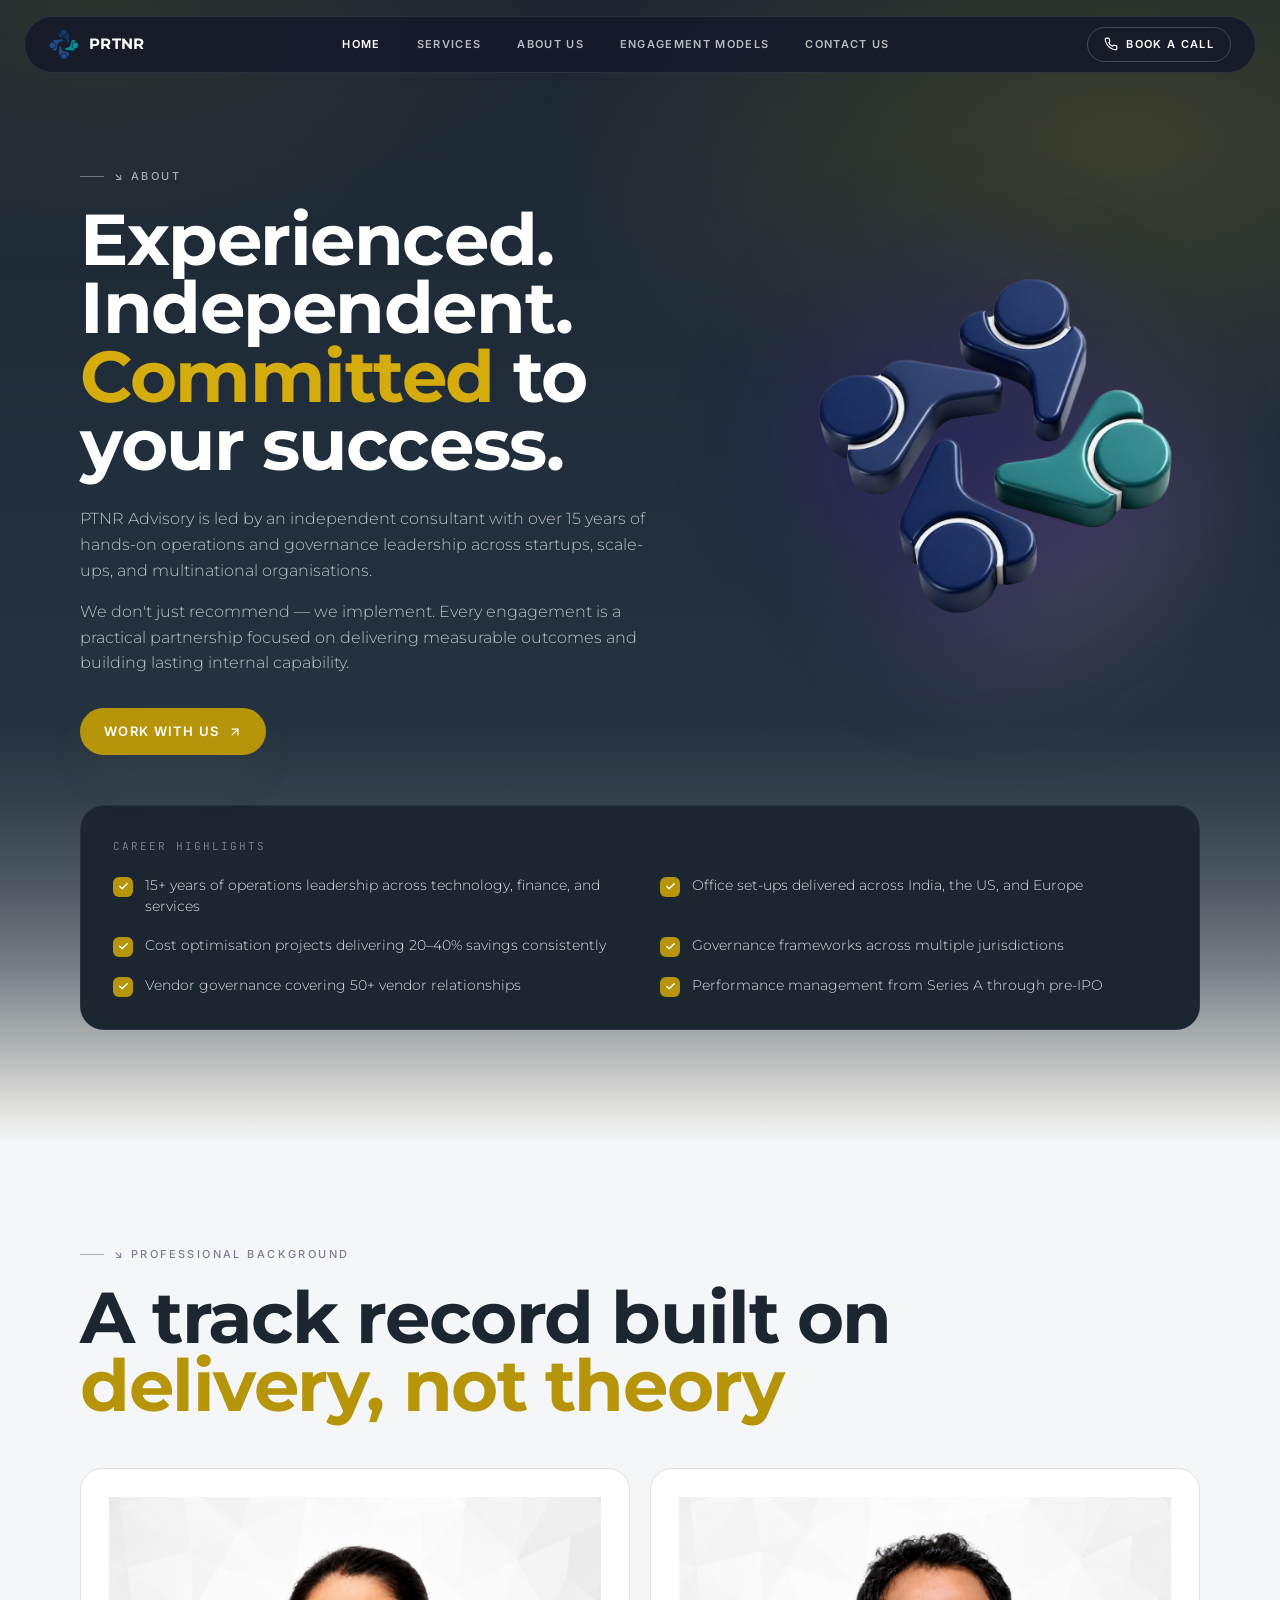
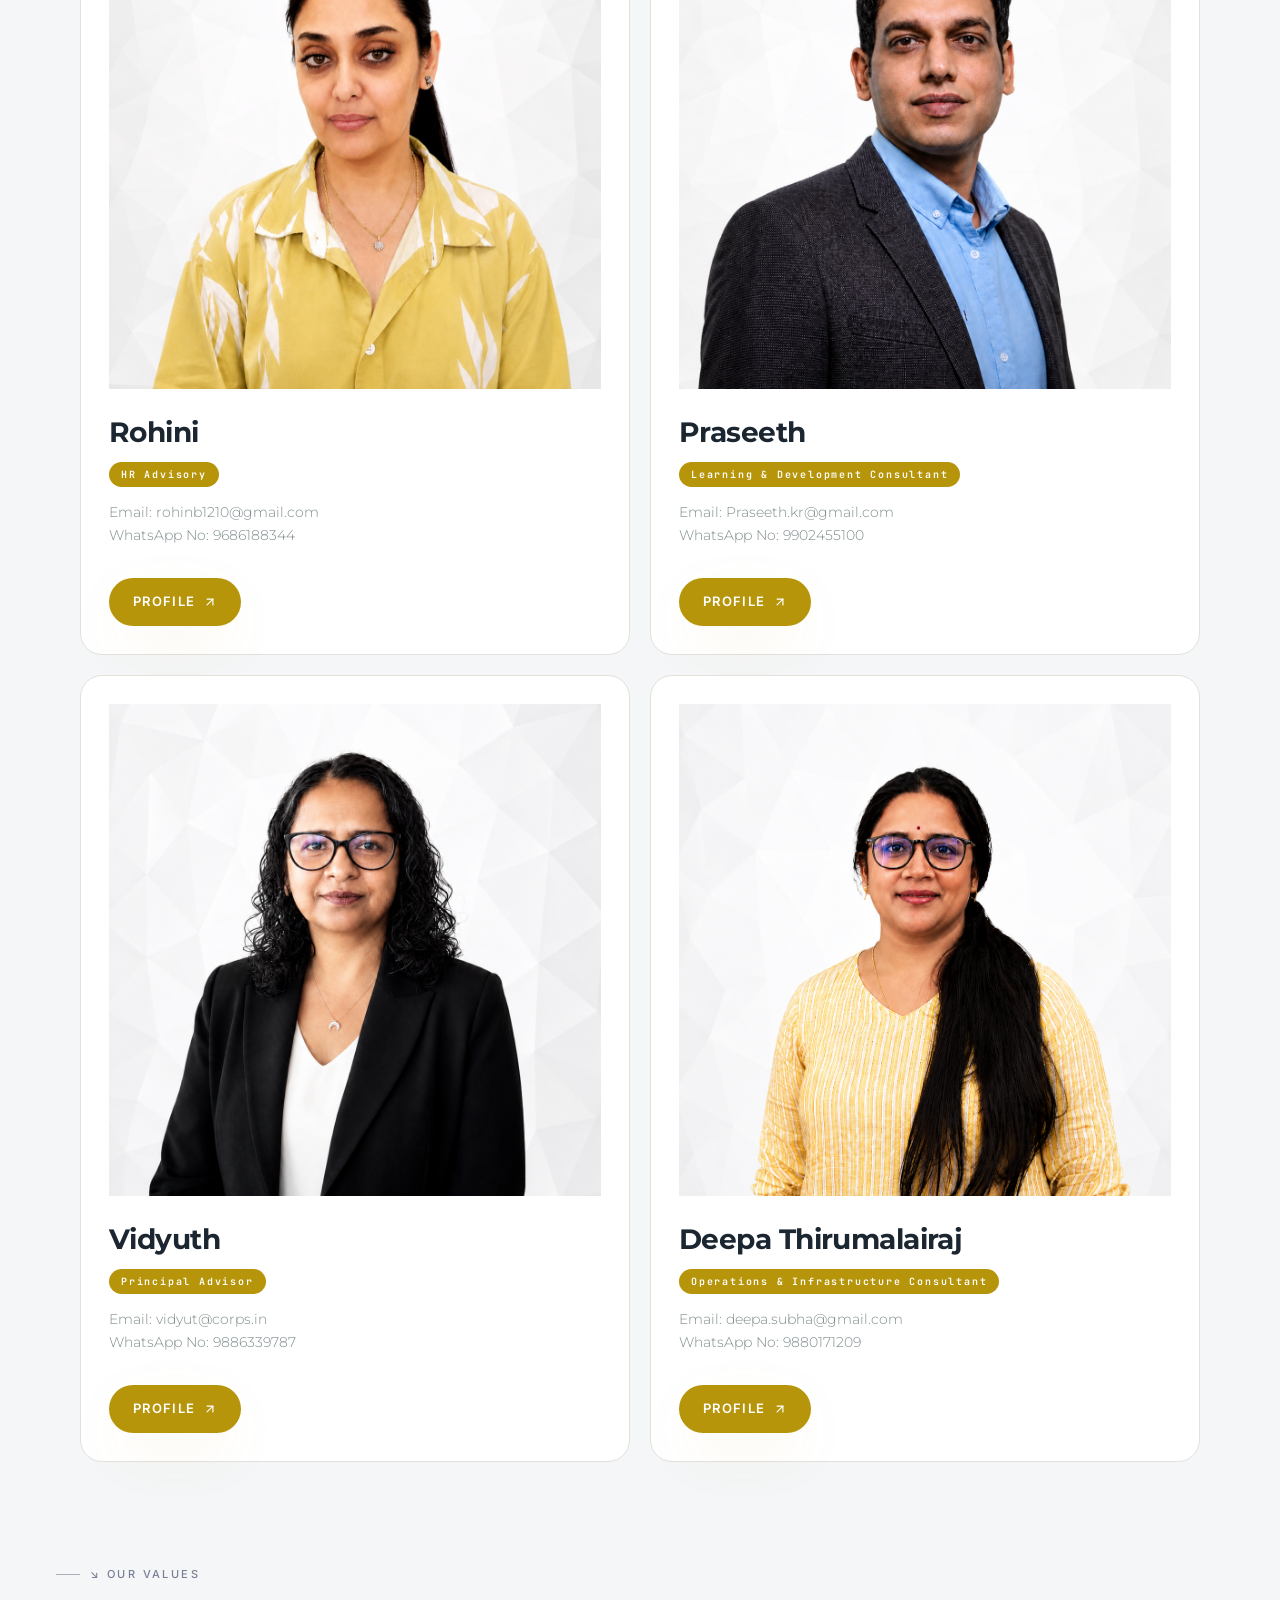
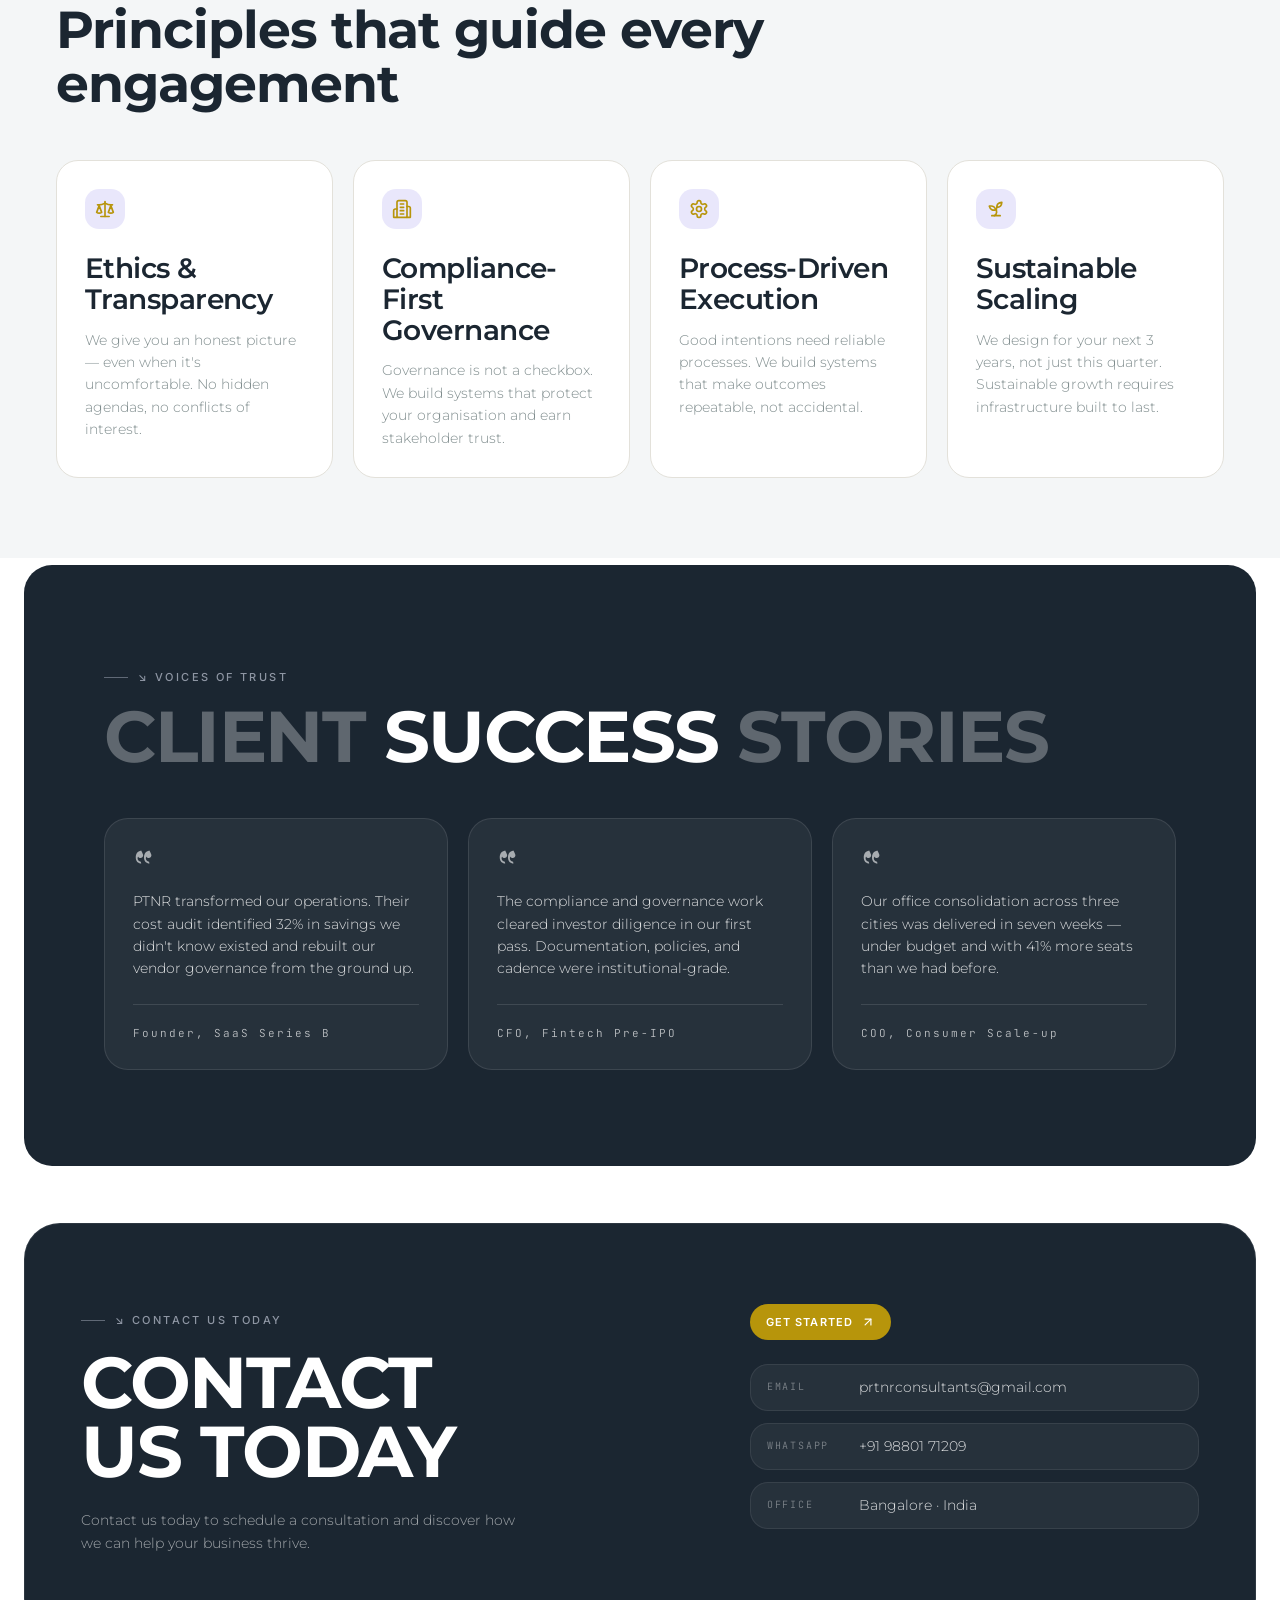
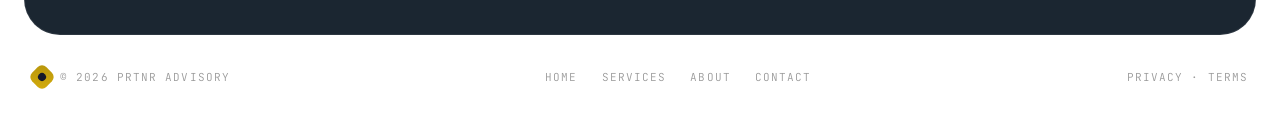
<file: about.html>
<!doctype html>
<html lang="en">
<head>
<meta charset="utf-8" />
<meta name="viewport" content="width=device-width,initial-scale=1" />
<title>PRTNR Advisory — Scale with Structure &amp; Operational Excellence</title>
<meta name="description" content="We help startups and mid-sized companies build offices, optimise operational costs, and implement governance systems for sustainable, compliant growth." />
<meta property="og:title" content="PRTNR Advisory — Scale with Structure &amp; Operational Excellence" />
<meta property="og:description" content="We help startups and mid-sized companies build offices, optimise operational costs, and implement governance systems for sustainable, compliant growth." />
<meta property="og:type" content="website" />
<link rel="preconnect" href="https://fonts.googleapis.com">
<link rel="preconnect" href="https://fonts.gstatic.com" crossorigin>
<link href="https://fonts.googleapis.com/css2?family=Inter:wght@400;500;600;700&family=Montserrat:wght@300;400;500;600;700&family=JetBrains+Mono:wght@400;500;600&display=swap" rel="stylesheet">
<link rel="stylesheet" href="styles.css" />
</head>
<body>
<div class="nav-wrap">
  <div class="nav">
    <a class="brand" href="index.html"><img src="assets/PRTNR Logo without BG.png" width="30"></img><span class="brand-name">PRTNR</span></a>
    <nav class="nav-links">
      <a class="nav-link active" href="index.html">HOME</a>
      <a class="nav-link" href="index.html#services">SERVICES</a>
      <a class="nav-link" href="about.html">ABOUT US</a>
      <a class="nav-link" href="index.html#services">ENGAGEMENT MODELS</a>
      <a class="nav-link" href="contact.html">CONTACT US</a></nav>
    <a class="nav-cta" href="contact.html"><svg width="14" height="14" viewBox="0 0 24 24" fill="none" stroke="currentColor" stroke-width="2" stroke-linecap="round" stroke-linejoin="round"><path d="M22 16.92v3a2 2 0 0 1-2.18 2 19.79 19.79 0 0 1-8.63-3.07 19.5 19.5 0 0 1-6-6 19.79 19.79 0 0 1-3.07-8.67A2 2 0 0 1 4.11 2h3a2 2 0 0 1 2 1.72c.13.96.37 1.9.72 2.81a2 2 0 0 1-.45 2.11L8.09 9.91a16 16 0 0 0 6 6l1.27-1.27a2 2 0 0 1 2.11-.45c.91.35 1.85.59 2.81.72A2 2 0 0 1 22 16.92z"/></svg> BOOK A CALL</a>
    <button class="menu-btn" id="menuBtn" aria-label="menu"><svg width="20" height="20" viewBox="0 0 24 24" fill="none" stroke="currentColor" stroke-width="2" stroke-linecap="round" stroke-linejoin="round"><line x1="3" y1="12" x2="21" y2="12"/><line x1="3" y1="6" x2="21" y2="6"/><line x1="3" y1="18" x2="21" y2="18"/></svg></button>
  </div>
  <div class="mobile-menu" id="mobileMenu"><a href="index.html">HOME</a><a href="index.html#services">SERVICES</a><a href="index.html#about">ABOUT US</a><a href="contact.html">CONTACT US</a></div>
</div>
<script>
(function(){
  var b=document.getElementById('menuBtn'),m=document.getElementById('mobileMenu');
  if(b)b.addEventListener('click',function(){m.classList.toggle('open');});
})();
</script>
<main>

    <div id="about">
<section class="reveal page-hero">
  <div class="container">

    <!-- HERO SECTION -->
    <div class="about-grid">

      <!-- LEFT CONTENT -->
      <div class="about-content">

        <span class="eyebrow">↘ About</span>

        <h1 class="display mt-5 h2-lg text-ink">
          Experienced. Independent.<br>
          <span class="text-electric">Committed</span> to your success.
        </h1>

        <div class="text-ink-soft mt-7"
             style="font-size:16px;line-height:1.6;display:flex;flex-direction:column;gap:16px;">
          
          <p>
            PTNR Advisory is led by an independent consultant with over
            15 years of hands-on operations and governance leadership
            across startups, scale-ups, and multinational organisations.
          </p>

          <p>
            We don't just recommend — we implement.
            Every engagement is a practical partnership focused on
            delivering measurable outcomes and building lasting
            internal capability.
          </p>

        </div>

        <a href="contact.html" class="btn btn-electric mt-8">
          Work With Us
          <svg width="14" height="14" viewBox="0 0 24 24" fill="none"
               stroke="currentColor" stroke-width="2"
               stroke-linecap="round" stroke-linejoin="round">
            <line x1="7" y1="17" x2="17" y2="7"/>
            <polyline points="7 7 17 7 17 17"/>
          </svg>
        </a>

      </div>

      <!-- RIGHT IMAGE -->
      <div class="about-visual">

        <div class="hero-art">
          <div class="hero-art-glow"></div>

          <img
            src="assets/hero-object.png"
            alt="Floating 3D figures representing operational clarity"
          />
        </div>

      </div>

    </div>

    <!-- CAREER HIGHLIGHTS -->
    <div class="panel-dark career-panel-full">

      <div class="mono-tag"
           style="color:rgba(255,255,255,.45);margin-bottom:20px;">
        CAREER HIGHLIGHTS
      </div>

      <ul class="highlight-list">

        <li>
          <span class="check">
            <svg width="11" height="11" viewBox="0 0 24 24"
                 fill="none" stroke="currentColor"
                 stroke-width="3" stroke-linecap="round"
                 stroke-linejoin="round">
              <polyline points="20 6 9 17 4 12"/>
            </svg>
          </span>
          15+ years of operations leadership across technology, finance, and services
        </li>

        <li>
          <span class="check">
            <svg width="11" height="11" viewBox="0 0 24 24"
                 fill="none" stroke="currentColor"
                 stroke-width="3" stroke-linecap="round"
                 stroke-linejoin="round">
              <polyline points="20 6 9 17 4 12"/>
            </svg>
          </span>
          Office set-ups delivered across India, the US, and Europe
        </li>

        <li>
          <span class="check">
            <svg width="11" height="11" viewBox="0 0 24 24"
                 fill="none" stroke="currentColor"
                 stroke-width="3" stroke-linecap="round"
                 stroke-linejoin="round">
              <polyline points="20 6 9 17 4 12"/>
            </svg>
          </span>
          Cost optimisation projects delivering 20–40% savings consistently
        </li>

        <li>
          <span class="check">
            <svg width="11" height="11" viewBox="0 0 24 24"
                 fill="none" stroke="currentColor"
                 stroke-width="3" stroke-linecap="round"
                 stroke-linejoin="round">
              <polyline points="20 6 9 17 4 12"/>
            </svg>
          </span>
          Governance frameworks across multiple jurisdictions
        </li>

        <li>
          <span class="check">
            <svg width="11" height="11" viewBox="0 0 24 24"
                 fill="none" stroke="currentColor"
                 stroke-width="3" stroke-linecap="round"
                 stroke-linejoin="round">
              <polyline points="20 6 9 17 4 12"/>
            </svg>
          </span>
          Vendor governance covering 50+ vendor relationships
        </li>

        <li>
          <span class="check">
            <svg width="11" height="11" viewBox="0 0 24 24"
                 fill="none" stroke="currentColor"
                 stroke-width="3" stroke-linecap="round"
                 stroke-linejoin="round">
              <polyline points="20 6 9 17 4 12"/>
            </svg>
          </span>
          Performance management from Series A through pre-IPO
        </li>

      </ul>

    </div>

  </div>
</section>
</div>

<section class="reveal cream section">
  <div class="container">
    <span class="eyebrow">↘ Professional background</span>
    <h2 class="display mt-5 h2-lg text-ink">A track record built on<br/><span class="text-electric">delivery, not theory</span></h2>
    <div class="grid-2 mt-12">
      <article class="card-numbered" >
           <div class="profile-image">
            <img src="assets/Rohini White.png" alt="Rohini">
          </div>
          <h3 class="display text-ink mb-3" style="font-size:22px">Rohini</h3>
          <span class="tag-pill">HR Advisory</span>
          <p class="text-ink-soft" style="font-size:14px;line-height:1.6">Email: rohinb1210@gmail.com</p>
          <p class="text-ink-soft" style="font-size:14px;line-height:1.6">WhatsApp No: 9686188344</p>
          <a href="rohini/public/site/index.html" class="btn btn-electric mt-8">Profile<svg width="14" height="14" viewBox="0 0 24 24" fill="none" stroke="currentColor" stroke-width="2" stroke-linecap="round" stroke-linejoin="round"><line x1="7" y1="17" x2="17" y2="7"/><polyline points="7 7 17 7 17 17"/></svg></a>
      </article>
      <article class="card-numbered">
        <div class="profile-image">
            <img src="assets/Praseeth White.png" alt="Praseeth">
          </div>
          <h3 class="display text-ink mb-3" style="font-size:22px">Praseeth</h3>
          <span class="tag-pill">Learning & Development Consultant</span>          
          <p class="text-ink-soft" style="font-size:14px;line-height:1.6">Email: Praseeth.kr@gmail.com </p>
          <p class="text-ink-soft" style="font-size:14px;line-height:1.6">WhatsApp No: 9902455100</p>
          <a href="praseeth/public/site/index.html" class="btn btn-electric mt-8">Profile<svg width="14" height="14" viewBox="0 0 24 24" fill="none" stroke="currentColor" stroke-width="2" stroke-linecap="round" stroke-linejoin="round"><line x1="7" y1="17" x2="17" y2="7"/><polyline points="7 7 17 7 17 17"/></svg></a>
        </article>
      <article class="card-numbered">
        <div class="profile-image">
          <img src="assets/Vidyuth - white.png" alt="Vidyuth">
        </div>
        <h3 class="display text-ink mb-3" style="font-size:22px">Vidyuth</h3>
        <span class="tag-pill">Principal Advisor</span>        
        <p class="text-ink-soft" style="font-size:14px;line-height:1.6">Email: vidyut@corps.in </p>
        <p class="text-ink-soft" style="font-size:14px;line-height:1.6">WhatsApp No: 9886339787</p>
        <a href="vidyut/public/site/index.html" class="btn btn-electric mt-8">Profile<svg width="14" height="14" viewBox="0 0 24 24" fill="none" stroke="currentColor" stroke-width="2" stroke-linecap="round" stroke-linejoin="round"><line x1="7" y1="17" x2="17" y2="7"/><polyline points="7 7 17 7 17 17"/></svg></a>
      </article>
      <article class="card-numbered">
        <div class="profile-image">
          <img src="assets/Deepa White.png" alt="Deepa Thirumalairaj">
        </div>
        <h3 class="display text-ink mb-3" style="font-size:22px">Deepa Thirumalairaj</h3>
        <span class="tag-pill">Operations & Infrastructure Consultant</span>        
        <p class="text-ink-soft" style="font-size:14px;line-height:1.6">Email: deepa.subha@gmail.com </p>
        <p class="text-ink-soft" style="font-size:14px;line-height:1.6">WhatsApp No: 9880171209</p>
        <a href="deepa/public/site/index.html" class="btn btn-electric mt-8">Profile<svg width="14" height="14" viewBox="0 0 24 24" fill="none" stroke="currentColor" stroke-width="2" stroke-linecap="round" stroke-linejoin="round"><line x1="7" y1="17" x2="17" y2="7"/><polyline points="7 7 17 7 17 17"/></svg></a>
      </article>
    </div>
  </div>
</section>

<section class="reveal cream" style="padding:0 32px 80px">
  <div class="container">
    <span class="eyebrow">↘ Our values</span>
    <h2 class="display mt-5 h2 text-ink max-w-3xl">Principles that guide every engagement</h2>
    <div class="grid-4 mt-12">
      <div class="card-numbered"><div class="value-icon"><svg width="20" height="20" viewBox="0 0 24 24" fill="none" stroke="currentColor" stroke-width="2" stroke-linecap="round" stroke-linejoin="round"><path d="m16 16 3-8 3 8c-.87.65-1.92 1-3 1s-2.13-.35-3-1Z"/><path d="m2 16 3-8 3 8c-.87.65-1.92 1-3 1s-2.13-.35-3-1Z"/><path d="M7 21h10"/><path d="M12 3v18"/><path d="M3 7h2c2 0 5-1 7-2 2 1 5 2 7 2h2"/></svg></div><h3 class="display text-ink mb-3" style="font-weight:600">Ethics & Transparency</h3><p class="text-ink-soft" style="font-size:14px;line-height:1.6">We give you an honest picture — even when it's uncomfortable. No hidden agendas, no conflicts of interest.</p></div><div class="card-numbered"><div class="value-icon"><svg width="20" height="20" viewBox="0 0 24 24" fill="none" stroke="currentColor" stroke-width="2" stroke-linecap="round" stroke-linejoin="round"><path d="M6 22V4a2 2 0 0 1 2-2h8a2 2 0 0 1 2 2v18Z"/><path d="M6 12H4a2 2 0 0 0-2 2v8h4"/><path d="M18 9h2a2 2 0 0 1 2 2v11h-4"/><path d="M10 6h4"/><path d="M10 10h4"/><path d="M10 14h4"/><path d="M10 18h4"/></svg></div><h3 class="display text-ink mb-3" style="font-weight:600">Compliance-First Governance</h3><p class="text-ink-soft" style="font-size:14px;line-height:1.6">Governance is not a checkbox. We build systems that protect your organisation and earn stakeholder trust.</p></div><div class="card-numbered"><div class="value-icon"><svg width="20" height="20" viewBox="0 0 24 24" fill="none" stroke="currentColor" stroke-width="2" stroke-linecap="round" stroke-linejoin="round"><path d="M12.22 2h-.44a2 2 0 0 0-2 2v.18a2 2 0 0 1-1 1.73l-.43.25a2 2 0 0 1-2 0l-.15-.08a2 2 0 0 0-2.73.73l-.22.38a2 2 0 0 0 .73 2.73l.15.1a2 2 0 0 1 1 1.72v.51a2 2 0 0 1-1 1.74l-.15.09a2 2 0 0 0-.73 2.73l.22.38a2 2 0 0 0 2.73.73l.15-.08a2 2 0 0 1 2 0l.43.25a2 2 0 0 1 1 1.73V20a2 2 0 0 0 2 2h.44a2 2 0 0 0 2-2v-.18a2 2 0 0 1 1-1.73l.43-.25a2 2 0 0 1 2 0l.15.08a2 2 0 0 0 2.73-.73l.22-.39a2 2 0 0 0-.73-2.73l-.15-.08a2 2 0 0 1-1-1.74v-.5a2 2 0 0 1 1-1.74l.15-.09a2 2 0 0 0 .73-2.73l-.22-.38a2 2 0 0 0-2.73-.73l-.15.08a2 2 0 0 1-2 0l-.43-.25a2 2 0 0 1-1-1.73V4a2 2 0 0 0-2-2z"/><circle cx="12" cy="12" r="3"/></svg></div><h3 class="display text-ink mb-3" style="font-weight:600">Process-Driven Execution</h3><p class="text-ink-soft" style="font-size:14px;line-height:1.6">Good intentions need reliable processes. We build systems that make outcomes repeatable, not accidental.</p></div><div class="card-numbered"><div class="value-icon"><svg width="20" height="20" viewBox="0 0 24 24" fill="none" stroke="currentColor" stroke-width="2" stroke-linecap="round" stroke-linejoin="round"><path d="M7 20h10"/><path d="M10 20c5.5-2.5.8-6.4 3-10"/><path d="M9.5 9.4c1.1.8 1.8 2.2 2.3 3.7-2 .4-3.5.4-4.8-.3-1.2-.6-2.3-1.9-3-4.2 2.8-.5 4.4 0 5.5.8z"/><path d="M14.1 6a7 7 0 0 0-1.1 4c1.9-.1 3.3-.6 4.3-1.4 1-1 1.6-2.3 1.7-4.6-2.7.1-4 1-4.9 2z"/></svg></div><h3 class="display text-ink mb-3" style="font-weight:600">Sustainable Scaling</h3><p class="text-ink-soft" style="font-size:14px;line-height:1.6">We design for your next 3 years, not just this quarter. Sustainable growth requires infrastructure built to last.</p></div>
    </div>
  </div>
</section>
</div>

<section class="reveal testimonials-band">
  <div class="container">
    <span class="eyebrow" style="color:rgba(220,225,240,.6)">↘ Voices of trust</span>
    <h2 class="display h2-lg mt-4"><span style="color:rgba(255,255,255,.3)">CLIENT </span><span>SUCCESS </span><span style="color:rgba(255,255,255,.3)">STORIES</span></h2>
    <div class="grid-3 mt-12">
      <div class="testimonial muted">
        <span style="opacity:.7;display:inline-block;margin-bottom:14px">
          <svg width="22" height="22" viewBox="0 0 24 24" fill="currentColor">
            <path d="M9.6 4C5.4 4 3 6.9 3 11.4 3 15.4 5.5 18 9 18l-.5-2c-2.3-.4-3.5-1.7-3.5-3.6 0-.7.2-1.4.5-2C5.9 11.5 6.9 12 8.1 12c1.7 0 3-1.3 3-3 0-.5-.1-1-.4-1.5C9.9 5 8.6 4 9.6 4zm9 0c-4.2 0-6.6 2.9-6.6 7.4 0 4 2.5 6.6 6 6.6l-.5-2c-2.3-.4-3.5-1.7-3.5-3.6 0-.7.2-1.4.5-2C14.9 11.5 15.9 12 17.1 12c1.7 0 3-1.3 3-3 0-.5-.1-1-.4-1.5C18.9 5 17.6 4 18.6 4z"/>
          </svg>
        </span>
        <p>PTNR transformed our operations. Their cost audit identified 32% in savings we didn't know existed and rebuilt our vendor governance from the ground up.</p>
        <div class="author">Founder, SaaS Series B</div>
      </div>
      <div class="testimonial muted">
        <span style="opacity:.7;display:inline-block;margin-bottom:14px">
          <svg width="22" height="22" viewBox="0 0 24 24" fill="currentColor">
            <path d="M9.6 4C5.4 4 3 6.9 3 11.4 3 15.4 5.5 18 9 18l-.5-2c-2.3-.4-3.5-1.7-3.5-3.6 0-.7.2-1.4.5-2C5.9 11.5 6.9 12 8.1 12c1.7 0 3-1.3 3-3 0-.5-.1-1-.4-1.5C9.9 5 8.6 4 9.6 4zm9 0c-4.2 0-6.6 2.9-6.6 7.4 0 4 2.5 6.6 6 6.6l-.5-2c-2.3-.4-3.5-1.7-3.5-3.6 0-.7.2-1.4.5-2C14.9 11.5 15.9 12 17.1 12c1.7 0 3-1.3 3-3 0-.5-.1-1-.4-1.5C18.9 5 17.6 4 18.6 4z"/>
          </svg>
        </span>
        <p>The compliance and governance work cleared investor diligence in our first pass. Documentation, policies, and cadence were institutional-grade.</p>
        <div class="author">CFO, Fintech Pre-IPO</div>
      </div>
      <div class="testimonial muted">
        <span style="opacity:.7;display:inline-block;margin-bottom:14px">
          <svg width="22" height="22" viewBox="0 0 24 24" fill="currentColor">
            <path d="M9.6 4C5.4 4 3 6.9 3 11.4 3 15.4 5.5 18 9 18l-.5-2c-2.3-.4-3.5-1.7-3.5-3.6 0-.7.2-1.4.5-2C5.9 11.5 6.9 12 8.1 12c1.7 0 3-1.3 3-3 0-.5-.1-1-.4-1.5C9.9 5 8.6 4 9.6 4zm9 0c-4.2 0-6.6 2.9-6.6 7.4 0 4 2.5 6.6 6 6.6l-.5-2c-2.3-.4-3.5-1.7-3.5-3.6 0-.7.2-1.4.5-2C14.9 11.5 15.9 12 17.1 12c1.7 0 3-1.3 3-3 0-.5-.1-1-.4-1.5C18.9 5 17.6 4 18.6 4z"/>
          </svg>
        </span>
        <p>Our office consolidation across three cities was delivered in seven weeks — under budget and with 41% more seats than we had before.</p>
        <div class="author">COO, Consumer Scale-up</div>
      </div>
    </div>
  </div>
</section>


</main>
<footer class="footer">
  <div class="footer-card">
    <div class="footer-grid">
      <div>
        <span class="eyebrow" style="color:rgba(220,225,240,.6)">↘ Contact us today</span>
        <h2 class="mt-5">CONTACT<br/>US TODAY</h2>
        <p class="mt-6 max-w-md" style="color:rgba(255,255,255,.6);font-size:14px;line-height:1.6">Contact us today to schedule a consultation and discover how we can help your business thrive.</p>
        
      </div>
      <div>
        <a class="btn btn-electric btn-sm" href="contact.html#cont">GET STARTED <svg width="14" height="14" viewBox="0 0 24 24" fill="none" stroke="currentColor" stroke-width="2" stroke-linecap="round" stroke-linejoin="round"><line x1="7" y1="17" x2="17" y2="7"/><polyline points="7 7 17 7 17 17"/></svg></a>
        <div class="contact-rows"><div class="row"><span>Email</span><a href="mailto:prtnrconsultants@gmail.com">prtnrconsultants@gmail.com</a></div>
        <div class="row"><span>WhatsApp</span><a href="https://wa.me/919880171209">+91 98801 71209</a></div>
        <div class="row"><span>Office</span><span>Bangalore · India</span></div></div>
      </div>
    </div>
  </div>
  <div class="footer-bottom container">
    <div class="flex items-center gap-2"><span class="brand-mark" style="width:20px;height:20px"></span><span>© 2026 PRTNR ADVISORY</span></div>
    <div class="links"><a href="index.html">HOME</a><a href="index.html#services">SERVICES</a><a href="index.html#about">ABOUT</a><a href="contact.html">CONTACT</a></div>
    <span>PRIVACY · TERMS</span>
  </div>
</footer>

<script>
(function(){
  var els=document.querySelectorAll('.reveal');
  if(!('IntersectionObserver' in window)){els.forEach(function(e){e.classList.add('is-visible')});return;}
  var io=new IntersectionObserver(function(entries){
    entries.forEach(function(en){
      if(en.isIntersecting){en.target.classList.add('is-visible');io.unobserve(en.target);}
    });
  },{threshold:0.12,rootMargin:'0px 0px -40px 0px'});
  els.forEach(function(e){io.observe(e)});
  // Smooth scroll offset for fixed nav when landing with hash
  if(location.hash){
    setTimeout(function(){
      var t=document.querySelector(location.hash);
      if(t)t.scrollIntoView({behavior:'smooth',block:'start'});
    },60);
  }
})();
</script>
</body>
</html>
</file>
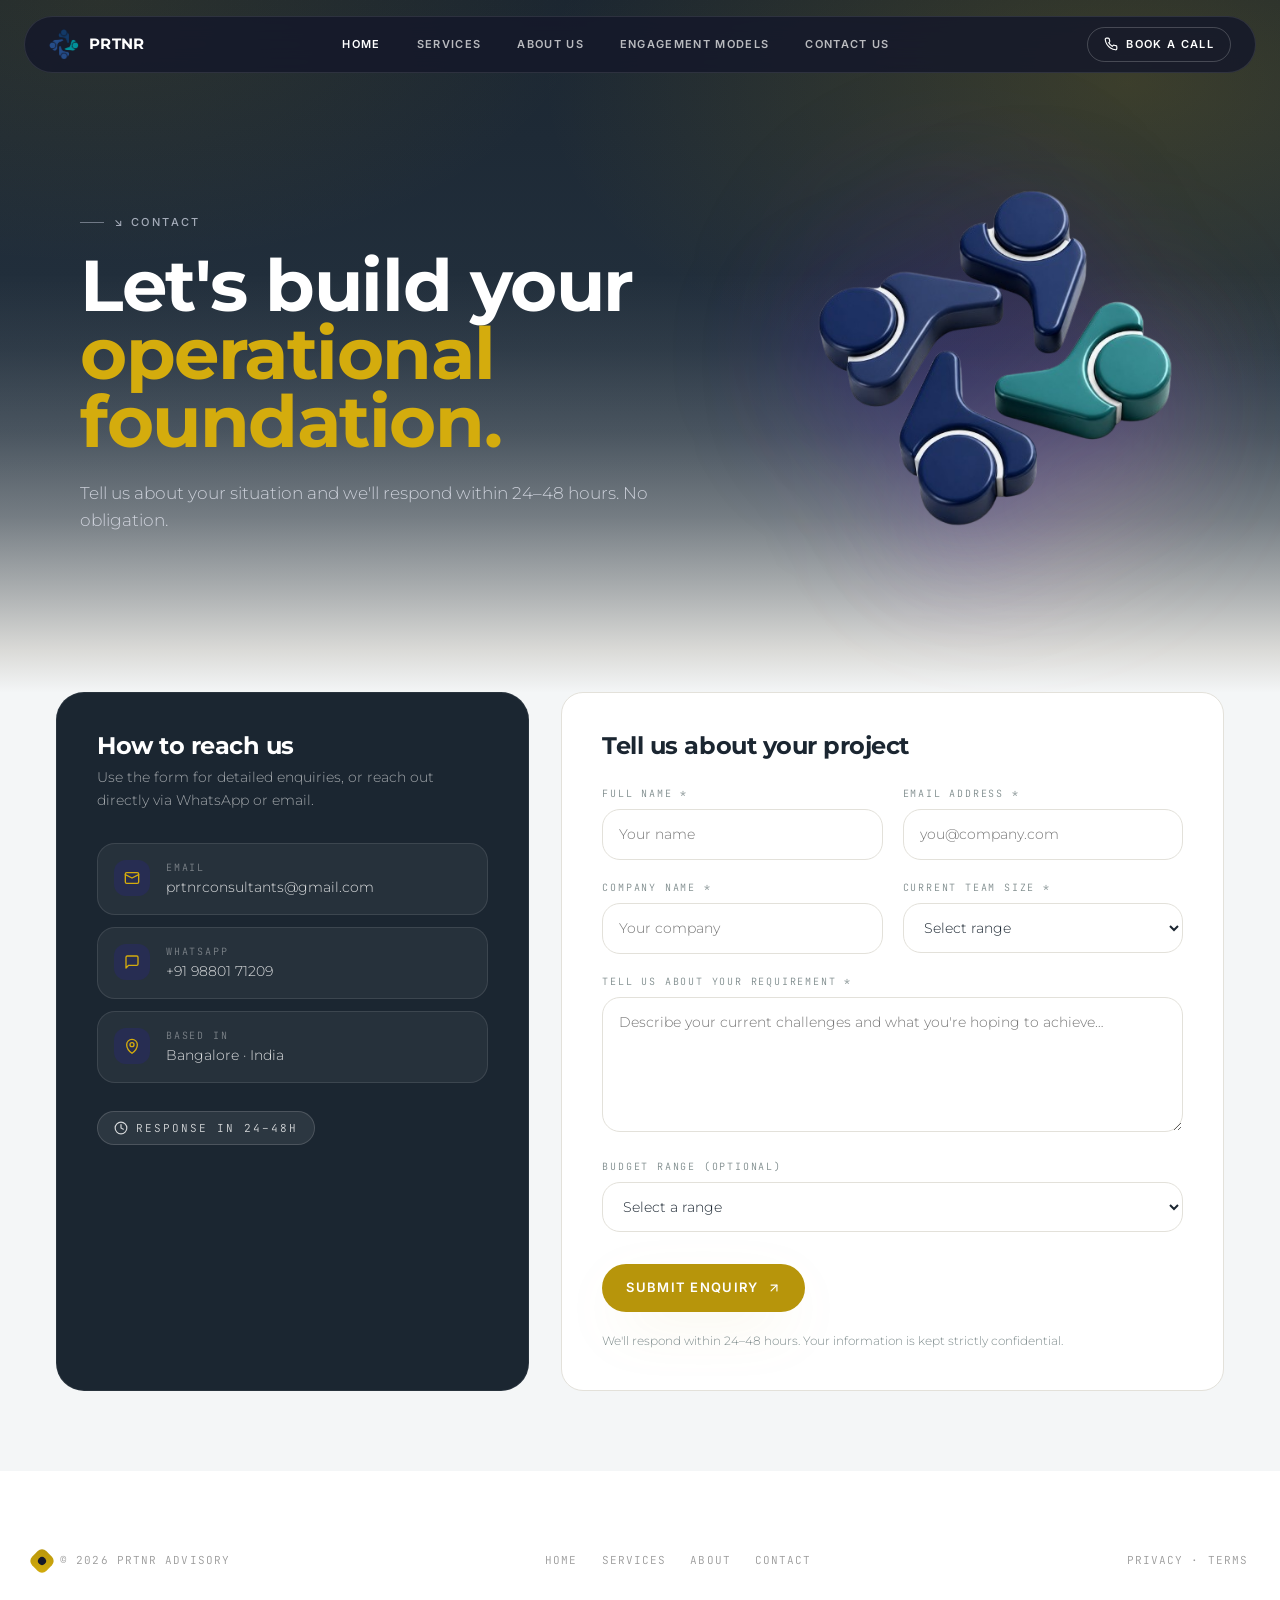
<file: contact.html>
<!doctype html>
<html lang="en">
<head>
<meta charset="utf-8" />
<meta name="viewport" content="width=device-width,initial-scale=1" />
<title>Contact — PRTNR Advisory</title>

<meta name="description" content="Tell us about your situation and we'll respond within 24–48 hours. No obligation." />

<meta property="og:title" content="Contact — PRTNR Advisory" />
<meta property="og:description" content="Tell us about your situation and we'll respond within 24–48 hours. No obligation." />
<meta property="og:type" content="website" />

<link rel="preconnect" href="https://fonts.googleapis.com">
<link rel="preconnect" href="https://fonts.gstatic.com" crossorigin>

<link href="https://fonts.googleapis.com/css2?family=Inter:wght@400;500;600;700&family=Montserrat:wght@300;400;500;600;700&family=JetBrains+Mono:wght@400;500;600&display=swap" rel="stylesheet">

<link rel="stylesheet" href="styles.css" />
</head>

<body>

<div class="nav-wrap">
  <div class="nav">

    <a class="brand" href="index.html"><img src="assets/PRTNR Logo without BG.png" width="30"></img><span class="brand-name">PRTNR</span></a>
    

    <nav class="nav-links">
      <a class="nav-link active" href="index.html">HOME</a>
      <a class="nav-link" href="index.html#services">SERVICES</a>
      <a class="nav-link" href="about.html">ABOUT US</a>
      <a class="nav-link" href="index.html#services">ENGAGEMENT MODELS</a>
      <a class="nav-link" href="contact.html">CONTACT US</a></nav>
    </nav>

    <a class="nav-cta" href="contact.html">
      <svg width="14" height="14" viewBox="0 0 24 24" fill="none"
      stroke="currentColor" stroke-width="2"
      stroke-linecap="round" stroke-linejoin="round">
        <path d="M22 16.92v3a2 2 0 0 1-2.18 2
        19.79 19.79 0 0 1-8.63-3.07
        19.5 19.5 0 0 1-6-6
        19.79 19.79 0 0 1-3.07-8.67
        A2 2 0 0 1 4.11 2h3
        a2 2 0 0 1 2 1.72
        c.13.96.37 1.9.72 2.81
        a2 2 0 0 1-.45 2.11
        L8.09 9.91a16 16 0 0 0 6 6
        l1.27-1.27a2 2 0 0 1 2.11-.45
        c.91.35 1.85.59 2.81.72
        A2 2 0 0 1 22 16.92z"/>
      </svg>
      BOOK A CALL
    </a>

    <button class="menu-btn" id="menuBtn" aria-label="menu">
      <svg width="20" height="20" viewBox="0 0 24 24"
      fill="none" stroke="currentColor"
      stroke-width="2" stroke-linecap="round"
      stroke-linejoin="round">
        <line x1="3" y1="12" x2="21" y2="12"/>
        <line x1="3" y1="6" x2="21" y2="6"/>
        <line x1="3" y1="18" x2="21" y2="18"/>
      </svg>
    </button>

  </div>

  <div class="mobile-menu" id="mobileMenu">
    <a href="index.html">HOME</a>
    <a href="index.html#services">SERVICES</a>
    <a href="index.html#about">ABOUT US</a>
    <a href="contact.html">CONTACT US</a>
  </div>
</div>

<script>
(function(){
  var b=document.getElementById('menuBtn'),
      m=document.getElementById('mobileMenu');

  if(b){
    b.addEventListener('click',function(){
      m.classList.toggle('open');
    });
  }
})();
</script>

<main>

<section class="reveal page-hero">
  <div class="container">

    <div class="hero-grid">

      <!-- LEFT CONTENT -->
      <div class="order-mob-2 lg-order-1">

        <span class="eyebrow">↘ Contact</span>

        <h1 class="display mt-5 h2-lg text-ink max-w-3xl">
          Let's build your<br/>
          <span class="text-electric">
            operational foundation.
          </span>
        </h1>

        <p class="hero-sub max-w-xl">
          Tell us about your situation and we'll respond within 24–48 hours.
          No obligation.
        </p>

      </div>

      <!-- RIGHT IMAGE -->
      <div class="order-mob-1 lg-order-2">

        <div class="hero-art">
          <div class="hero-art-glow"></div>

          <img
            src="assets/hero-object.png"
            alt="Floating 3D figures representing operational clarity"
          />

        </div>

      </div>

    </div>

  </div>
</section>

<section class="reveal cream contact-section">

  <div id="cont" class="container">

    <div class="contact-grid">

      <aside>
        <div class="panel-dark contact-side">
          <h2 class="display" style="font-size:24px;color:#fff;margin-bottom:8px">How to reach us</h2>
          <p style="font-size:14px;color:rgba(255,255,255,.6);line-height:1.6">Use the form for detailed enquiries, or reach out directly via WhatsApp or email.</p>
          <div style="display:flex;flex-direction:column;gap:12px;margin-top:32px">
            <div class="contact-item"><span class="icon"><svg width="16" height="16" viewBox="0 0 24 24" fill="none" stroke="currentColor" stroke-width="2" stroke-linecap="round" stroke-linejoin="round">
              <rect x="2" y="4" width="20" height="16" rx="2"/>
              <path d="m22 7-10 5L2 7"/></svg></span>
              <div>
                <div class="lbl">EMAIL</div>
                <div class="val">prtnrconsultants@gmail.com</div></div></div>
                <div class="contact-item"><span class="icon">
                  <svg width="16" height="16" viewBox="0 0 24 24" fill="none" stroke="currentColor" stroke-width="2" stroke-linecap="round" stroke-linejoin="round">
                    <path d="M21 15a2 2 0 0 1-2 2H7l-4 4V5a2 2 0 0 1 2-2h14a2 2 0 0 1 2 2z"/></svg></span>
                    <div>
                      <div class="lbl">WHATSAPP</div><div class="val">+91 98801 71209</div></div></div>
                      <div class="contact-item"><span class="icon">
                        <svg width="16" height="16" viewBox="0 0 24 24" fill="none" stroke="currentColor" stroke-width="2" stroke-linecap="round" stroke-linejoin="round">
                          <path d="M20 10c0 7-8 13-8 13s-8-6-8-13a8 8 0 0 1 16 0Z"/><circle cx="12" cy="10" r="3"/></svg></span>
                          <div>
                            <div class="lbl">BASED IN</div><div class="val">Bangalore · India</div></div></div>
                            
          </div>
          <div style="display:inline-flex;align-items:center;gap:8px;margin-top:28px;padding:8px 16px;border-radius:999px;background:rgba(255,255,255,.08);border:1px solid rgba(255,255,255,.15);font-family:'JetBrains Mono',monospace;font-size:11px;letter-spacing:.18em;color:rgba(255,255,255,.8)"><svg width="14" height="14" viewBox="0 0 24 24" fill="none" stroke="currentColor" stroke-width="2" stroke-linecap="round" stroke-linejoin="round"><circle cx="12" cy="12" r="10"/>
            <polyline points="12 6 12 12 16 14"/></svg> RESPONSE IN 24–48H</div>
        </div>
      </aside>
    <div>

        <!-- WORKING FORM -->

        <form class="contact-form"
              id="enq"
              action="https://api.web3forms.com/submit"
              method="POST">

          <!-- WEB3FORMS ACCESS KEY -->

          <input type="hidden"
                 name="access_key"
                 value="3eea000e-b042-480b-9936-947306996918">

          <!-- OPTIONAL -->

          <input type="hidden"
                 name="subject"
                 value="New PTNR Advisory Enquiry">

          <input type="hidden"
                 name="from_name"
                 value="PTNR Website">

          <h3 class="display text-ink mb-7"
          style="font-size:24px">
            Tell us about your project
          </h3>

          <div class="form-grid">

            <div class="field">
              <label>FULL NAME *</label>

              <input required
                     type="text"
                     name="name"
                     placeholder="Your name"/>
            </div>

            <div class="field">
              <label>EMAIL ADDRESS *</label>

              <input required
                     type="email"
                     name="email"
                     placeholder="you@company.com"/>
            </div>

            <div class="field">
              <label>COMPANY NAME *</label>

              <input required
                     type="text"
                     name="company"
                     placeholder="Your company"/>
            </div>

            <div class="field">
              <label>CURRENT TEAM SIZE *</label>

              <select name="size">
                <option>Select range</option>
                <option>1–10</option>
                <option>11–50</option>
                <option>51–200</option>
                <option>201–500</option>
                <option>500+</option>
              </select>
            </div>

          </div>

          <div class="field mt-5">

            <label>TELL US ABOUT YOUR REQUIREMENT *</label>

            <textarea required
                      rows="5"
                      name="requirement"
                      placeholder="Describe your current challenges and what you're hoping to achieve…"></textarea>

          </div>

          <div class="field mt-5">

            <label>BUDGET RANGE (OPTIONAL)</label>

            <select name="budget">
              <option>Select a range</option>
              <option>Under ₹10k</option>
              <option>₹10k–₹25k</option>
              <option>₹25k–₹50k</option>
              <option>₹50k–₹100k</option>
              <option>₹100k+</option>
            </select>

          </div>

          <button type="submit"
                  class="btn btn-electric mt-8">

            Submit Enquiry

            <svg width="14" height="14"
            viewBox="0 0 24 24"
            fill="none"
            stroke="currentColor"
            stroke-width="2"
            stroke-linecap="round"
            stroke-linejoin="round">

              <line x1="7" y1="17" x2="17" y2="7"/>
              <polyline points="7 7 17 7 17 17"/>

            </svg>

          </button>

          <p class="mt-5 text-ink-soft"
          style="font-size:12px">

            We'll respond within 24–48 hours.
            Your information is kept strictly confidential.

          </p>

        </form>

      </div>

    </div>

  </div>

</section>

</main>

<footer class="footer">

  <div class="footer-bottom container">

    <div class="flex items-center gap-2">
      <span class="brand-mark"
      style="width:20px;height:20px"></span>

      <span>© 2026 PRTNR ADVISORY</span>
    </div>

    <div class="links">
      <a href="index.html">HOME</a>
      <a href="index.html#services">SERVICES</a>
      <a href="index.html#about">ABOUT</a>
      <a href="contact.html">CONTACT</a>
    </div>

    <span>PRIVACY · TERMS</span>

  </div>

</footer>

<script>
(function(){

  var els=document.querySelectorAll('.reveal');

  if(!('IntersectionObserver' in window)){
    els.forEach(function(e){
      e.classList.add('is-visible');
    });
    return;
  }

  var io=new IntersectionObserver(function(entries){

    entries.forEach(function(en){

      if(en.isIntersecting){
        en.target.classList.add('is-visible');
        io.unobserve(en.target);
      }

    });

  },{
    threshold:0.12,
    rootMargin:'0px 0px -40px 0px'
  });

  els.forEach(function(e){
    io.observe(e);
  });

})();
</script>

</body>
</html>
</file>
<file: styles.css>
/* PTNR Advisory — static site */
:root{
  --background:#FFFFFF;
  --cream:#F4F6F7;

  --panel:#1B2631;
  --panel-2:#2C3A47;

  --ink:#1B2631;
  --ink-soft:#7F8C8D;

  --border:#D6DBDF;

  --electric:#B7950B;
  --electric-glow:#D4AC0D;

  --shadow-card:0 30px 80px -30px rgba(27,38,49,.25);
  --shadow-glow:0 20px 60px -20px rgba(183,149,11,.35);
}
*{box-sizing:border-box;margin:0;padding:0}
html{scroll-behavior:smooth;background:var(--background)}
body{
  font-family:"Montserrat",ui-sans-serif,system-ui,-apple-system,"Segoe UI",sans-serif;
  font-weight:300;
  color:var(--cream);
  background:var(--background);
  -webkit-font-smoothing:antialiased;
  line-height:1.5;
}
img{max-width:100%;display:block}
a{color:inherit;text-decoration:none}
button,input,select,textarea{font:inherit;color:inherit}
ul{list-style:none}

h1,h2,h3,h4,.display{font-weight:700;letter-spacing:-.02em;line-height:1.05}
h5,h6,.subheading{font-weight:400;letter-spacing:-.01em}

.text-electric{color:var(--electric)}
.text-change{color: rgb(55, 54, 54);}
.text-ink{color:var(--ink)}
.text-ink-soft{color:var(--ink-soft)}
.text-white{color:#fff}
.muted{color:var(--ink-soft)}

.container{max-width:1320px;margin:0 auto;padding:0 24px}
.section{padding:64px 32px}
@media(min-width:768px){.section{padding:96px 56px}}

/* ==== NAV ==== */
.nav-wrap{position:fixed;top:16px;left:0;right:0;z-index:50;padding:0 16px}
@media(min-width:768px){.nav-wrap{padding:0 24px}}
.nav{
  max-width:1320px;margin:0 auto;
  display:flex;align-items:center;justify-content:space-between;
  border-radius:999px;
  padding:10px 16px;
  background:rgba(21,24,42,.85);
  backdrop-filter:blur(14px);
  border:1px solid rgba(255,255,255,.1);
}
@media(min-width:768px){.nav{padding:10px 24px}}
.brand{display:flex;align-items:center;gap:10px;color:#fff}
.brand-mark{position:relative;width:32px;height:32px}
.brand-mark::before,.brand-mark::after{content:"";position:absolute;border-radius:6px;transform:rotate(45deg)}
.brand-mark::before{inset:0;background:linear-gradient(135deg,var(--electric),var(--electric-glow))}
.brand-mark::after{inset:6px;background:#15182a}
.brand-name{font-weight:700;font-size:15px;letter-spacing:.02em;text-transform:uppercase}
.nav-links{display:none;gap:4px}
@media(min-width:1024px){.nav-links{display:flex}}
.nav-link{
  padding:8px 16px;border-radius:999px;
  font-family:"Inter",ui-sans-serif,sans-serif;
  font-weight:600;font-size:11px;text-transform:uppercase;letter-spacing:.12em;
  color:rgba(255,255,255,.7);transition:color .2s;
}
.nav-link:hover,.nav-link.active{color:#fff}
.nav-cta{
  display:none;align-items:center;gap:8px;
  padding:8px 16px;border-radius:999px;
  border:1px solid rgba(255,255,255,.2);color:#fff;
  font-family:"Inter",sans-serif;font-weight:600;font-size:11px;
  text-transform:uppercase;letter-spacing:.12em;
  transition:all .2s;
}
@media(min-width:640px){.nav-cta{display:inline-flex}}
.nav-cta:hover{border-color:var(--electric-glow);color:var(--electric-glow)}
.menu-btn{display:inline-flex;background:transparent;border:0;color:#fff;padding:8px;cursor:pointer}
@media(min-width:1024px){.menu-btn{display:none}}
.mobile-menu{display:none;max-width:1320px;margin:8px auto 0;border-radius:24px;background:#15182a;border:1px solid rgba(255,255,255,.1);padding:12px;flex-direction:column;gap:4px}
.mobile-menu.open{display:flex}
.mobile-menu a{padding:12px 16px;border-radius:14px;color:rgba(255,255,255,.85);font-family:"Inter",sans-serif;font-size:12px;font-weight:600;text-transform:uppercase;letter-spacing:.12em}
.mobile-menu a:hover{background:rgba(255,255,255,.05)}

/* ==== PAGE HERO (dark gradient) ==== */
.page-hero{
  position:relative;color:#fff;overflow:hidden;isolation:isolate;
  padding:104px 32px 96px;
  background:
    radial-gradient(900px 480px at 88% 12%,rgba(183,149,11,.20),transparent 65%),
    radial-gradient(700px 380px at 8% 0%,rgba(183,149,11,.10),transparent 70%),
    linear-gradient(180deg,#1B2631 0%,#243240 60%,#2C3A47 100%);
}
@media(min-width:768px){.page-hero{padding:160px 56px 112px}}
.page-hero::after{
  content:"";position:absolute;left:0;right:0;bottom:-1px;height:420px;pointer-events:none;z-index:0;
  background:linear-gradient(180deg,transparent 0%,rgba(243,241,236,.06) 18%,rgba(243,241,236,.18) 38%,rgba(243,241,236,.38) 58%,rgba(243,241,236,.65) 76%,rgba(243,241,236,.88) 90%,var(--cream) 100%);
}
.page-hero>*{position:relative;z-index:1}
.page-hero .text-ink{color:#fff !important}
.page-hero .text-ink-soft{color:rgba(232,235,245,.78) !important}
.page-hero .text-electric{
  color:#D4AC0D !important;
}
.page-hero .eyebrow{color:rgba(220,225,240,.7)}

/* ==== CREAM SECTION ==== */
.cream{background:var(--cream);color:var(--ink)}
.cream .text-electric{color:var(--electric)}

/* ==== EYEBROW ==== */
.eyebrow{
  font-family:"Inter",sans-serif;font-size:11px;letter-spacing:.22em;
  text-transform:uppercase;font-weight:500;color:#7a7f95;
  display:inline-flex;align-items:center;gap:10px;
}
.eyebrow::before{content:"";width:24px;height:1px;background:currentColor;opacity:.6}

/* ==== BUTTONS ==== */
.btn{
  display:inline-flex;align-items:center;gap:8px;
  padding:14px 24px;border-radius:999px;border:0;cursor:pointer;
  font-family:"Inter",sans-serif;font-weight:600;font-size:13px;
  text-transform:uppercase;letter-spacing:.1em;
  transition:transform .25s,background .25s,border-color .25s,color .25s;
}
.btn-electric{background:var(--electric);color:#fff;box-shadow:var(--shadow-glow)}
.btn-electric:hover{transform:translateY(-2px);background:#260fc0}
.btn-outline-ink{background:transparent;color:var(--ink);border:1px solid rgba(26,29,46,.18)}
.btn-outline-ink:hover{border-color:var(--electric);color:var(--electric)}
.btn-ghost-light{background:rgba(255,255,255,.06);color:#fff;border:1px solid rgba(255,255,255,.16);backdrop-filter:blur(8px)}
.btn-ghost-light:hover{background:rgba(255,255,255,.12)}
.btn-sm{padding:10px 16px;font-size:11px}

/* ==== INPUT PILL ==== */
.input-pill{
  background:#fff;border:1px solid #e3e1da;border-radius:999px;
  padding:8px 8px 8px 20px;display:flex;align-items:center;gap:12px;max-width:440px;
}
.input-pill svg{flex-shrink:0;color:#7a7f95}
.input-pill input{flex:1;background:transparent;border:0;outline:none;font-size:14px;color:var(--ink);min-width:0}
.input-pill input::placeholder{color:#7a7f95}
.input-pill.dark{background:rgba(255,255,255,.08);border-color:rgba(255,255,255,.15)}
.input-pill.dark input{color:#fff}
.input-pill.dark input::placeholder{color:rgba(255,255,255,.5)}

/* ==== DARK PANEL ==== */
.panel-dark{
  background:var(--panel);color:#fafafa;
  border-radius:28px;border:1px solid rgba(255,255,255,.06);
}
.row-electric{background:var(--electric);color:#fff;border-radius:22px;padding:18px 24px}

/* ==== CARDS ==== */
.card-numbered{
  background:#fff;border:1px solid #e3e1da;border-radius:22px;padding:28px;
  transition:transform .3s,border-color .3s,box-shadow .3s;
}
.card-numbered:hover{transform:translateY(-4px);border-color:var(--electric);box-shadow:0 20px 50px -20px rgba(47,26,216,.25)}

.mono{font-family:"JetBrains Mono",ui-monospace,Menlo,monospace}
.mono-tag{font-family:"JetBrains Mono",monospace;font-size:11px;letter-spacing:.18em;text-transform:uppercase}

/* ==== HOME HERO ==== */
.hero-grid{display:grid;gap:32px;align-items:center}
@media(min-width:1024px){.hero-grid{grid-template-columns:7fr 5fr;gap:16px}}
.hero-h1{font-size:clamp(2.25rem,5.5vw,4.25rem);line-height:1.02;letter-spacing:-.02em;color:#fff}
.hero-sub{margin-top:24px;font-size:17px;color:rgba(232,235,245,.78);max-width:32rem;line-height:1.6}
.hero-art{position:relative;width:min(420px,80vw);aspect-ratio:1;margin-left:auto}
.hero-art-glow{position:absolute;inset:0;border-radius:50%;filter:blur(60px);
  background:linear-gradient(135deg,rgba(47,26,216,.18),transparent,rgba(255,182,193,.3))}
.hero-art img{position:relative;width:100%;height:100%;object-fit:contain;filter:drop-shadow(0 30px 60px rgba(80,20,200,.25));animation:float 9s ease-in-out infinite}
.order-mob-1{order:1}.order-mob-2{order:2}
@media(min-width:1024px){.lg-order-1{order:1}.lg-order-2{order:2}}

@keyframes float{0%,100%{transform:translateY(0) rotate(0)}50%{transform:translateY(-22px) rotate(3deg)}}
.float{animation:float 9s ease-in-out infinite}

/* =========================================
   CONTACT HERO FIX
========================================= */

.page-hero .hero-grid{
  display:grid;
  gap:32px;
  align-items:center;
}

@media(min-width:1024px){
  .page-hero .hero-grid{
    grid-template-columns:7fr 5fr;
    gap:16px;
  }
}

.page-hero .hero-art{
  position:relative;
  width:min(420px,80vw);
  aspect-ratio:1;
  margin-left:auto;
}

.page-hero .hero-art img{
  width:100%;
  height:100%;
  object-fit:contain;
  display:block;
}

@media(max-width:768px){

  .page-hero .hero-grid{
    text-align:center;
  }

  .page-hero .hero-art{
    margin:auto;
    width:min(340px,90vw);
  }

  .page-hero .hero-sub{
    margin-left:auto;
    margin-right:auto;
  }
}

/* ==== GRIDS ==== */
.grid-3{display:grid;gap:20px;grid-template-columns:1fr}
@media(min-width:768px){.grid-3{grid-template-columns:repeat(3,1fr)}}
.grid-2{display:grid;gap:20px;grid-template-columns:1fr}
@media(min-width:768px){.grid-2{grid-template-columns:repeat(2,1fr)}}
.grid-4{display:grid;gap:20px;grid-template-columns:1fr}
@media(min-width:640px){.grid-4{grid-template-columns:repeat(2,1fr)}}
@media(min-width:1024px){.grid-4{grid-template-columns:repeat(4,1fr)}}

/* ==== SECTION TITLES ==== */
.h2{font-size:clamp(2rem,4.5vw,3.25rem);letter-spacing:-.02em;line-height:1.05}
.h2-lg{font-size:clamp(2.5rem,6vw,4.5rem);letter-spacing:-.02em;line-height:.95}

/* ==== WHAT WE CAN DO rows ==== */
.svc-rows{margin-top:48px;border-radius:28px;overflow:hidden;background:var(--panel);border:1px solid rgba(255,255,255,.06)}
.svc-row{display:grid;grid-template-columns:1fr;gap:8px;padding:24px;border-top:1px solid rgba(255,255,255,.08);transition:background .25s;color:#fff}
.svc-row:first-child{border-top:0}
.svc-row:hover{background:rgba(255,255,255,.03)}
@media(min-width:768px){.svc-row{grid-template-columns:32px 5fr 6fr;gap:24px;align-items:center;padding:28px 40px}}
.svc-row .chev{color:rgba(255,255,255,.3);transition:color .25s}
.svc-row:hover .chev{color:var(--electric-glow)}
.svc-row h3{font-size:clamp(1.15rem,2vw,1.5rem);font-weight:500;color:#fff}
.svc-row p{font-size:14px;color:rgba(255,255,255,.6);line-height:1.6}

.cta-row{
  margin:8px;padding:24px;border-radius:22px;
  background:var(--electric);color:#fff;
  display:flex;flex-wrap:wrap;align-items:center;justify-content:space-between;gap:16px;
  transition:filter .25s;
}
@media(min-width:768px){.cta-row{padding:28px 40px}}
.cta-row:hover{filter:brightness(1.1)}
.cta-row .label{font-size:clamp(1.15rem,2vw,1.5rem);font-weight:500}
.cta-row .pill{display:inline-flex;align-items:center;gap:8px;background:#fff;color:var(--ink);padding:10px 20px;border-radius:999px;font-family:"JetBrains Mono",monospace;font-size:11px;letter-spacing:.18em;font-weight:600}

/* ==== APPROACH ==== */
.approach{display:grid;gap:40px;align-items:center;grid-template-columns:1fr}
@media(min-width:768px){.approach{grid-template-columns:1fr 1fr}}
.approach h2{font-size:clamp(2.5rem,6vw,4.5rem);text-transform:uppercase;letter-spacing:-.02em;line-height:.9}

/* ==== TESTIMONIALS ==== */
.testimonials-band{background:var(--panel);color:#fff;border-radius:28px;margin:8px;padding:64px 32px}
@media(min-width:768px){.testimonials-band{margin:8px 24px;padding:96px 56px}}
.testimonial{border-radius:24px;padding:28px}
.testimonial.featured{background:var(--electric);color:#fff}
.testimonial.muted{background:rgba(255,255,255,.05);border:1px solid rgba(255,255,255,.1);color:rgba(255,255,255,.85)}
.testimonial p{font-size:14px;line-height:1.6}
.testimonial .author{margin-top:24px;padding-top:20px;border-top:1px solid rgba(255,255,255,.15);font-family:"JetBrains Mono",monospace;font-size:11px;letter-spacing:.18em;opacity:.8}

/* =========================================
   UNIFORM TESTIMONIAL HOVER EFFECT
========================================= */

.testimonial{
  transition:
    transform .35s ease,
    background .35s ease,
    border-color .35s ease,
    color .35s ease,
    box-shadow .35s ease;
  cursor:pointer;
}

/* SAME hover effect for all cards */
.testimonial:hover{
  background:var(--electric) !important;
  color:#fff !important;
  border-color:transparent;
  transform:translateY(-8px);
  box-shadow:0 25px 60px -20px rgba(47,26,216,.45);
}

.testimonial:hover p,
.testimonial:hover .author,
.testimonial:hover span,
.testimonial:hover svg{
  color:#fff !important;
  fill:#fff !important;
  opacity:1;
}

/* ==== ABOUT ==== */
.about-grid{display:grid;gap:40px;grid-template-columns:1fr}
@media(min-width:1024px){.about-grid{grid-template-columns:7fr 5fr}}
.highlight-list{display:flex;flex-direction:column;gap:12px;margin-top:20px}
.highlight-list li{display:flex;align-items:flex-start;gap:12px;font-size:14px;color:rgba(255,255,255,.85)}
.check{width:20px;height:20px;flex-shrink:0;border-radius:6px;background:var(--electric);display:inline-flex;align-items:center;justify-content:center;color:#fff;font-size:11px;font-weight:700;margin-top:2px}
.tag-pill{display:inline-block;padding:5px 12px;border-radius:999px;background:var(--electric);color:#fff;font-family:"JetBrains Mono",monospace;font-size:10px;letter-spacing:.18em;font-weight:600;margin-bottom:14px}
.value-icon{width:40px;height:40px;border-radius:14px;background:rgba(47,26,216,.1);display:inline-flex;align-items:center;justify-content:center;color:var(--electric);margin-bottom:14px}

/* ==== SERVICES PAGE ==== */
.svc-block{display:grid;gap:32px;grid-template-columns:1fr;background:var(--panel);border-radius:28px;border:1px solid rgba(255,255,255,.06);padding:24px;color:#fff}
@media(min-width:768px){.svc-block{padding:40px}}
@media(min-width:1024px){.svc-block{grid-template-columns:4fr 8fr}}
.svc-block h2{font-size:clamp(1.5rem,2.5vw,1.875rem);line-height:1.2;color:#fff}
.svc-block .num{font-family:"JetBrains Mono",monospace;color:var(--electric-glow);font-size:13px;letter-spacing:.18em;margin-bottom:14px}
.svc-block .for{margin-top:18px;font-size:14px;color:rgba(255,255,255,.6);line-height:1.6}
.svc-block .for b{color:rgba(255,255,255,.8);font-weight:500}
.svc-block .duration{display:inline-flex;margin-top:18px;padding:5px 12px;border-radius:999px;font-family:"JetBrains Mono",monospace;font-size:10px;letter-spacing:.18em;color:#fff;border:1px solid rgba(255,255,255,.2)}
.svc-block .included-label{font-family:"JetBrains Mono",monospace;color:rgba(255,255,255,.4);font-size:10px;letter-spacing:.18em;margin-bottom:14px;text-transform:uppercase}
.svc-block .included-list li{display:flex;align-items:flex-start;gap:12px;padding:14px 0;border-top:1px solid rgba(255,255,255,.08);color:rgba(255,255,255,.85);font-size:15px}
.svc-block .included-list li:first-child{border-top:0}

/* ==== IMPACT STATS ==== */
.stats{display:grid;grid-template-columns:repeat(2,1fr);background:var(--panel);border-radius:28px;border:1px solid rgba(255,255,255,.06);overflow:hidden;margin-top:48px;color:#fff}
@media(min-width:768px){.stats{grid-template-columns:repeat(4,1fr)}}
.stats div{padding:28px;border-left:1px solid rgba(255,255,255,.08)}
.stats div:first-child{border-left:0}
@media(max-width:767px){.stats div:nth-child(odd){border-left:0}.stats div:nth-child(n+3){border-top:1px solid rgba(255,255,255,.08)}}
.stat-v{font-size:clamp(2rem,4vw,3rem);font-weight:700;letter-spacing:-.02em;color:#fff}
.stat-l{margin-top:12px;font-size:12px;color:rgba(255,255,255,.6);max-width:160px;line-height:1.4}

/* ==== CONTACT ==== */
.contact-grid{display:grid;gap:32px;grid-template-columns:1fr}
@media(min-width:1024px){.contact-grid{grid-template-columns:5fr 7fr}}
.contact-side{padding:32px;height:100%}
@media(min-width:768px){.contact-side{padding:40px}}
.contact-item{display:flex;align-items:flex-start;gap:16px;padding:16px;border-radius:18px;background:rgba(255,255,255,.05);border:1px solid rgba(255,255,255,.1);transition:border-color .2s}
.contact-item:hover{border-color:rgba(106,85,255,.4)}
.contact-item .icon{width:36px;height:36px;border-radius:12px;background:rgba(47,26,216,.15);display:inline-flex;align-items:center;justify-content:center;color:var(--electric-glow);flex-shrink:0}
.contact-item .lbl{font-family:"JetBrains Mono",monospace;font-size:10px;letter-spacing:.18em;color:rgba(255,255,255,.4)}
.contact-item .val{margin-top:2px;color:rgba(255,255,255,.85);font-size:14px}
.contact-form{padding:32px;background:#fff;border:1px solid #e3e1da;border-radius:22px}
@media(min-width:768px){.contact-form{padding:40px}}
.field{display:block;margin-bottom:0}
.field label{display:block;font-family:"JetBrains Mono",monospace;font-size:10px;letter-spacing:.18em;color:var(--ink-soft);margin-bottom:8px;text-transform:uppercase}
.field input,.field select,.field textarea{
  width:100%;border:1px solid #e3e1da;background:#fff;border-radius:18px;padding:14px 16px;font-size:14px;
  outline:none;transition:border-color .2s,box-shadow .2s;color:var(--ink);
}
.field input:focus,.field select:focus,.field textarea:focus{border-color:var(--electric);box-shadow:0 0 0 4px rgba(47,26,216,.1)}
.field textarea{resize:vertical;min-height:120px;font-family:inherit}
.form-grid{display:grid;gap:20px;grid-template-columns:1fr}
@media(min-width:768px){.form-grid{grid-template-columns:1fr 1fr}}

/* ==== FOOTER ==== */
.footer{background:var(--background);color:#000000;padding-top:48px}
.footer-card{
  margin:0 24px;border-radius:36px;background:var(--panel);
  border:1px solid rgba(255,255,255,.08);padding:56px 32px;
}
@media(min-width:768px){.footer-card{padding:80px 56px}}
.footer-grid{display:grid;gap:40px;grid-template-columns:1fr}
@media(min-width:1024px){.footer-grid{grid-template-columns:7fr 5fr}}
.footer h2{font-size:clamp(2.5rem,6vw,4.5rem);line-height:.95;letter-spacing:-.02em;color:#fff}
.social-row{display:flex;gap:12px;margin-top:32px}
.social-row a{width:40px;height:40px;border-radius:50%;border:1px solid rgba(255,255,255,.15);display:inline-flex;align-items:center;justify-content:center;color:#fff;transition:background .2s,border-color .2s}
.social-row a:hover{background:var(--electric);border-color:var(--electric)}
.contact-rows{display:flex;flex-direction:column;gap:12px;margin-top:24px}
.contact-rows .row{display:flex;align-items:flex-start;gap:12px;padding:12px 16px;border-radius:18px;background:rgba(255,255,255,.05);border:1px solid rgba(255,255,255,.08);font-size:14px;color:rgba(255,255,255,.85)}
.contact-rows .row span:first-child{font-family:"JetBrains Mono",monospace;font-size:10px;letter-spacing:.18em;color:rgba(255,255,255,.4);width:80px;text-transform:uppercase;flex-shrink:0;margin-top:2px}
.footer-bottom{display:flex;flex-wrap:wrap;align-items:center;justify-content:space-between;gap:16px;padding:32px 32px 40px;font-family:"JetBrains Mono",monospace;font-size:11px;color:rgba(0, 0, 0, 0.4);letter-spacing:.1em}
.footer-bottom .links{display:flex;gap:24px}
.footer-bottom .links a:hover{color:#0019fd}

/* ==== UTIL ==== */
.mt-6{margin-top:24px}.mt-8{margin-top:32px}.mt-12{margin-top:48px}.mt-5{margin-top:20px}.mt-7{margin-top:28px}.mt-4{margin-top:16px}.mt-3{margin-top:12px}.mt-14{margin-top:56px}.mt-2{margin-top:8px}
.mb-3{margin-bottom:12px}.mb-4{margin-bottom:16px}.mb-5{margin-bottom:20px}.mb-7{margin-bottom:28px}
.text-center{text-align:center}
.flex{display:flex}.gap-3{gap:12px}.gap-2{gap:8px}.items-center{align-items:center}.flex-wrap{flex-wrap:wrap}
.max-w-xl{max-width:36rem}.max-w-2xl{max-width:42rem}.max-w-3xl{max-width:48rem}.max-w-4xl{max-width:56rem}.max-w-md{max-width:28rem}.max-w-lg{max-width:32rem}
.mx-auto{margin-left:auto;margin-right:auto}
.text-soft{color:rgba(255,255,255,.3)}


/* ==== Scroll fade-in ==== */
html{scroll-padding-top:96px}
.reveal{opacity:0;transform:translateY(24px);transition:opacity .7s ease,transform .7s ease;will-change:opacity,transform}
.reveal.is-visible{opacity:1;transform:none}
@media (prefers-reduced-motion: reduce){
  .reveal{opacity:1;transform:none;transition:none}
}

/* Profile card spacing */
.card-numbered .profile-image{
  margin-bottom:28px;
}

.card-numbered h3{
  margin-top:10px;
}

/* Profile card names */
.card-numbered h3{
  font-size:28px !important;
  font-weight:700;
  letter-spacing:-0.02em;
  line-height:1.1;
  margin-bottom:14px;
}

/* MOBILE HERO FIX */
@media (max-width:768px){

  .page-hero .hero-grid{
    text-align:center;
  }

  .page-hero .hero-h1{
    text-align:center;
    margin-inline:auto;
  }

  .page-hero .hero-sub{
    text-align:center;
    max-width:95%;
    margin-left:auto;
    margin-right:auto;
  }

  .page-hero .btn{
    display:inline-flex;
  }

  .page-hero .hero-art{
    margin:auto;
    width:min(340px,90vw);
  }
}

@media (max-width:768px){

  .hero-art{
    width:min(280px,75vw) !important;
  }

  .hero-h1{
    font-size:clamp(2rem,11vw,3.2rem);
  }
}

/* OUR APPROACH - Mobile Fix */
@media (max-width:768px){

  .approach{
    text-align:center;
  }

  .approach > div:first-child{
    display:flex;
    flex-direction:column;
    align-items:center;
  }

  .approach > div:first-child > div:nth-child(2){
    margin-top:28px !important;
    margin-left:auto;
    margin-right:auto;
  }

  .approach img{
    margin:0 auto;
  }

}

@media (max-width:768px){

  .reveal,
  .reveal.is-visible{
    opacity:1 !important;
    transform:none !important;
    transition:none !important;
  }

}

@media (max-width:768px){

  .svc-block{
    display:block !important;
    opacity:1 !important;
    visibility:visible !important;
    overflow:visible !important;
  }

}
@media (max-width:768px){

  #services,
  #services section,
  .svc-block{
    display:block !important;
    opacity:1 !important;
    visibility:visible !important;
  }

}

/* ===== MOBILE FOOTER FIX ===== */
@media (max-width: 768px){

  .footer-bottom{
    display:flex !important;
    flex-direction:column !important;
    align-items:center !important;
    text-align:center !important;
    gap:20px !important;
  }

  .footer-bottom .links{
    display:flex;
    flex-wrap:wrap;
    justify-content:center;
    gap:18px;
  }

  .footer-bottom span,
  .footer-bottom a{
    text-align:center;
  }

  /* Contact rows */
  .contact-rows .row{
    display:flex;
    flex-direction:column;
    align-items:flex-start;
    gap:8px;
    padding:18px;
  }

  .contact-rows .row span:last-child{
    word-break:break-word;
    overflow-wrap:anywhere;
    font-size:18px;
    line-height:1.4;
  }

  /* Footer card spacing */
  .footer-grid{
    display:flex !important;
    flex-direction:column !important;
    gap:32px !important;
  }

  .footer .btn{
    margin-bottom:24px;
  }

}

/* CONTACT PAGE MOBILE FIX */
@media (max-width:768px){

  .contact-grid{
    display:flex !important;
    flex-direction:column !important;
    align-items:center !important;
    gap:24px !important;
  }

  .contact-grid > *{
    width:100% !important;
    max-width:100% !important;
  }

  .contact-side,
  .contact-form{
    margin-left:auto !important;
    margin-right:auto !important;
  }

  .panel-dark{
    width:100% !important;
  }

  .contact-form{
    width:100% !important;
  }

}

.contact-section{
  padding:0 32px 80px;
}

@media (max-width:768px){
  .contact-section{
    padding:0 16px 60px !important;
  }
}

@media (max-width:768px){

  .contact-item .val{
    word-break:break-word;
    overflow-wrap:anywhere;
    line-height:1.4;
  }

}

.about-grid{
    display:grid;
    grid-template-columns:1.1fr 0.9fr;
    gap:60px;
    align-items:center;
}

.about-visual{
    display:flex;
    justify-content:center;
    align-items:center;
}

.hero-art img{
    width:100%;
    max-width:420px;
    height:auto;
}

.career-panel-full{
    width:100%;
    margin-top:50px;
    padding:32px;
    border-radius:24px;
}

.career-panel-full .highlight-list{
    display:grid;
    grid-template-columns:repeat(2,1fr);
    gap:18px 40px;
    list-style:none;
    margin:0;
    padding:0;
}

.career-panel-full .highlight-list li{
    display:flex;
    align-items:flex-start;
    gap:12px;
}

@media (max-width:991px){

    .about-grid{
        grid-template-columns:1fr;
        gap:40px;
    }

    .about-content{
        text-align:center;
    }

    .career-panel-full .highlight-list{
        grid-template-columns:1fr;
    }

}
</file>
<file: profiles styles/styles.css>
/* MASTER COMBINED CSS - generated from styles(22-25).css */


/* ===== SOURCE: styles(22).css ===== */

/* ============================================================
   Static site — design ported from the Meridian / PTNR system
   Pure HTML + CSS. No JS required.
   ============================================================ */

@import url("https://fonts.googleapis.com/css2?family=Montserrat:wght@300;400;500;600;700;800&family=JetBrains+Mono:wght@400;500&display=swap");

:root {

  /* Backgrounds */
  --bg:        #FFFFFF;
  --cream:     #F4F6F7;

  /* Main brand colors */
  --panel:     #1B2631;
  --panel-2:   #2C3A47;

  /* Text */
  --ink:       #1B2631;
  --ink-soft:  #7F8C8D;

  /* Borders */
  --line:      #D6DBDF;

  /* Accent */
  --electric:      #B7950B;
  --electric-glow: #D4AC0D;
  --electric-soft: #F4E7A1;

  /* Shadows */
  --shadow-card: 0 30px 80px -30px rgba(27,38,49,.25);
  --shadow-glow: 0 20px 60px -20px rgba(183,149,11,.35);

  --radius-sm: 12px;
  --radius-md: 18px;
  --radius-lg: 24px;
  --radius-xl: 32px;
}

* { box-sizing: border-box; margin: 0; padding: 0; }
html { scroll-behavior: smooth; }
body {
  font-family: "Montserrat", system-ui, sans-serif;
  font-weight: 300;
  background: var(--bg);
  color: var(--ink);
  -webkit-font-smoothing: antialiased;
  line-height: 1.5;
}
a { color: inherit; text-decoration: none; }
img { max-width: 100%; display: block; }

h1, h2, h3, h4 {
  font-family: "Montserrat", sans-serif;
  font-weight: 700;
  letter-spacing: -0.02em;
  line-height: 1.05;
  color: var(--ink);
}
h5, h6 { font-weight: 500; }
p { color: var(--ink-soft); }

.mono {
  font-family: "JetBrains Mono", ui-monospace, monospace;
  letter-spacing: 0.18em;
  text-transform: uppercase;
  font-size: 0.7rem;
  font-weight: 500;
}

.text-electric { color: var(--electric); }

/* ------------ Layout primitives ------------ */
.wrap { max-width: 1200px; margin: 0 auto; padding: 0 28px; }
.section { padding: 96px 0; }
.section-tight { padding: 64px 0; }

.eyebrow {
  display: inline-flex; align-items: center; gap: 12px;
  font-family: "JetBrains Mono", monospace;
  font-size: 0.68rem; letter-spacing: 0.22em;
  text-transform: uppercase; font-weight: 500;
  color: rgba(15,21,48,0.55);
}
.eyebrow::before {
  content: ""; width: 22px; height: 1px;
  background: currentColor; opacity: 0.6;
}
.eyebrow-light { color: rgba(255,255,255,0.55); }

.btn {
  display: inline-flex; align-items: center; gap: 8px;
  padding: 14px 22px; border-radius: 999px;
  font-family: "Montserrat", sans-serif;
  font-weight: 600; font-size: 0.78rem;
  text-transform: uppercase; letter-spacing: 0.12em;
  transition: transform .25s ease, background .25s ease, color .25s ease, border-color .25s ease;
  cursor: pointer;
}
.btn-electric { background: var(--electric); color: #fff; box-shadow: var(--shadow-glow); border: 1px solid transparent; }
.btn-electric:hover { transform: translateY(-2px); background: #1f30d6; }
.btn-ghost-light {
  background: rgba(255,255,255,0.06); color: #fff;
  border: 1px solid rgba(255,255,255,0.18); backdrop-filter: blur(8px);
}
.btn-ghost-light:hover { background: rgba(255,255,255,0.12); }
.btn-outline-ink {
  background: transparent; color: var(--ink);
  border: 1px solid rgba(15,21,48,0.18);
}
.btn-outline-ink:hover { border-color: var(--electric); color: var(--electric); }

.arrow { width: 14px; height: 14px; }

/* ------------ NAV ------------ */
.nav {
  position: sticky; top: 0; z-index: 50;
  background: rgba(14,20,38,0.85);
  backdrop-filter: blur(14px);
  border-bottom: 1px solid rgba(255,255,255,0.06);
}
.nav-inner {
  display: flex; align-items: center; justify-content: space-between;
  padding: 18px 28px; max-width: 1280px; margin: 0 auto;
}
.brand { display: flex; align-items: center; gap: 10px; color: #fff; font-weight: 700; letter-spacing: -0.01em; }
.brand-dot { width: 10px; height: 10px; border-radius: 3px; background: var(--electric); box-shadow: 0 0 16px var(--electric-glow); }
.nav-links { display: flex; gap: 28px; align-items: center; }
.nav-links a { color: rgba(255,255,255,0.7); font-size: 0.78rem; font-weight: 500; letter-spacing: 0.1em; text-transform: uppercase; }
.nav-links a:hover { color: #fff; }
.nav-links .nav-cta {
  color: #fff; background: var(--electric);
  padding: 10px 18px; border-radius: 999px;
  box-shadow: var(--shadow-glow);
}
@media (max-width: 720px) { .nav-links a:not(.nav-cta) { display: none; } }

/* ============================================================
   HERO  (dark band)
   ============================================================ */
.hero {
  position: relative;
  background:
    radial-gradient(900px 480px at 88% 12%, rgba(183,149,11,.18), transparent 65%),
    radial-gradient(700px 380px at 8% 0%, rgba(183,149,11,.10), transparent 70%),
    linear-gradient(180deg, #1B2631 0%, #243240 55%, #2C3A47 80%, var(--cream) 100%);
  color: #fff;
  overflow: hidden;
}
.hero::after {
  content: "";
  position: absolute;
  left: 0;
  right: 0;
  bottom: 0;
  height: 90px;
  background: linear-gradient(
    180deg,
    transparent 0%,
    rgba(246,245,239,0.12) 70%,
    var(--cream) 100%
  );
  pointer-events: none;
}
.hero-grid { display: none; }
.hero-inner {
  position: relative;
  padding: 30px 0 110px;
}
.hero-layout{
  display:grid;
  grid-template-columns:1.15fr 0.85fr;
  gap:80px;
  align-items:center;
}

.hero-content{
  max-width:680px;
}

.hero-image{
  display:flex;
  justify-content:center;
  align-items:center;
}

.hero-image img{
  width:100%;
  max-width:480px;
  aspect-ratio:1/1;
  object-fit:cover;

  border-radius:36px;

  border:1px solid rgba(255,255,255,0.12);

  box-shadow:
    0 40px 80px rgba(0,0,0,0.35),
    0 0 60px rgba(91,107,255,0.25);

  transition:all .35s ease;
}

.hero-image img:hover{
  transform:translateY(-6px);
}

@media (max-width:980px){

  .hero-layout{
    grid-template-columns:1fr;
    gap:40px;
  }

  .hero-image{
    order:-1;
  }

  .hero-image img{
    max-width:360px;
  }
}
.hero-top { display: flex; gap: 40px; align-items: flex-start; flex-wrap: wrap; }
.hero-eyebrow {
  font-family: "JetBrains Mono", monospace;
  font-size: 0.7rem; letter-spacing: 0.22em;
  text-transform: uppercase; color: var(--electric-glow);
  display: inline-flex; align-items: center; gap: 10px;
}
.hero-eyebrow::before { content: "▣"; opacity: 0.9; }
.hero h1 {
  color: #fff;
  font-size: clamp(2.4rem, 5vw, 4.4rem);
  font-weight: 700;
  line-height: 1.04;
  letter-spacing: -0.025em;
  max-width: 18ch;
  margin-top: 12px;
}
.hero h1 em { font-style: normal; color: var(--electric-glow); }
.hero-lede {
  margin-top: 18px;
  max-width: 52ch;
  color: rgba(255,255,255,0.72);
  font-size: 1rem;
  line-height: 1.6;
}
.hero-actions {
  display: flex;
  gap: 12px;
  margin-top: 28px;
  margin-bottom: 70px;
  flex-wrap: wrap;
}

.hero-stats {
  display: grid; grid-template-columns: repeat(2, 1fr);
  gap: 14px; min-width: 280px;
}
.stat {
  background: rgba(255,255,255,0.04);
  border: 1px solid rgba(255,255,255,0.10);
  border-radius: 16px;
  padding: 18px 18px;
  backdrop-filter: blur(8px);
}
.stat-num { font-size: 1.5rem; font-weight: 700; color: #fff; letter-spacing: -0.02em; }
.stat-label { margin-top: 4px; font-size: 0.72rem; color: rgba(255,255,255,0.6); line-height: 1.45; }

/* Quote panel that overlaps hero/cream transition */
.quote-band {
  background: var(--cream);
  padding: 0 0 80px;
}
.quote-card {
  background: linear-gradient(135deg, #1B2631, #2C3A47);
  color: #fff;
  border-radius: 28px;
  padding: 56px 56px;
  margin-top: -60px;
  position: relative; z-index: 5;
  text-align: center;
  border: 1px solid rgba(255,255,255,0.08);
  box-shadow: 0 40px 80px -40px rgba(0,0,0,0.6);
}
.quote-card p {
  font-family: "Montserrat", sans-serif;
  font-style: italic; font-weight: 400;
  font-size: clamp(1rem, 1.6vw, 1.2rem);
  line-height: 1.6; color: #fff;
  max-width: 60ch; margin: 0 auto;
}
.quote-card .mono {
  display: block; margin-top: 28px; color: var(--electric-glow);
}

/* ============================================================
   CREAM SURFACE (the rest of the page)
   ============================================================ */
.surface {
  background: var(--cream);
  color: var(--ink);
}

/* Two-column intro: Who / Situations */
.two-col {
  display: grid; grid-template-columns: 1fr 1fr;
  gap: 56px;
}
@media (max-width: 820px) { .two-col { grid-template-columns: 1fr; gap: 40px; } }
.col h2 {
  font-size: 1.6rem; margin-bottom: 8px;
}
.col h2 em { font-style: normal; color: var(--electric); }
.col > p { font-size: 0.92rem; margin-bottom: 22px; }
.list { list-style: none; display: flex; flex-direction: column; gap: 14px; }
.list li {
  display: flex; gap: 12px; align-items: flex-start;
  font-size: 0.92rem; color: var(--ink); line-height: 1.5;
}
.list li::before {
  content: ""; flex: 0 0 18px; height: 18px; margin-top: 2px;
  border-radius: 6px;
  background: var(--electric-soft);
  position: relative;
}
.list li svg { flex: 0 0 18px; margin-top: 2px; color: var(--electric); }

/* ------ Practice areas (white cards on cream) ------ */
.heading-block { text-align: center; max-width: 740px; margin: 0 auto 56px; }
.heading-block h2 { font-size: clamp(1.8rem, 3vw, 2.6rem); }
.heading-block h2 em { font-style: normal; color: var(--electric); }
.heading-block p { margin-top: 14px; font-size: 0.95rem; }

.cards-3 {
  display: grid; grid-template-columns: repeat(3, 1fr); gap: 20px;
}
@media (max-width: 980px) { .cards-3 { grid-template-columns: repeat(2, 1fr); } }
@media (max-width: 640px) { .cards-3 { grid-template-columns: 1fr; } }

.cards-2 {
  display: grid; grid-template-columns: repeat(2, 1fr); gap: 20px;
}
@media (max-width: 820px) { .cards-2 { grid-template-columns: 1fr; } }

.card {
  position: relative;
  background: #fff;
  border: 1px solid var(--line);
  border-radius: 22px;
  padding: 28px;
  overflow: hidden;
  transition: transform .35s cubic-bezier(.2,.7,.2,1),
              box-shadow .35s ease, border-color .35s ease;
}
.card::before {
  content: "";
  position: absolute; inset: 0;
  background: radial-gradient(380px circle at 50% 0%,
              rgba(44,61,240,0.10), transparent 60%);
  opacity: 0; transition: opacity .45s ease;
  pointer-events: none;
}
.card::after {
  content: "";
  position: absolute; left: 0; top: 0; height: 3px; width: 100%;
  background: linear-gradient(90deg, var(--electric), var(--electric-glow));
  transform: scaleX(0); transform-origin: left center;
  transition: transform .55s cubic-bezier(.2,.7,.2,1);
}
.card:hover {
  transform: translateY(-6px);
  border-color: var(--electric);
  box-shadow: 0 28px 60px -24px rgba(44,61,240,0.35);
}
.card:hover::before { opacity: 1; }
.card:hover::after { transform: scaleX(1); }

.card-icon {
  width: 40px; height: 40px; border-radius: 12px;
  background: var(--electric-soft); color: var(--electric);
  display: inline-flex; align-items: center; justify-content: center;
  margin-bottom: 18px;
  transition: transform .4s cubic-bezier(.2,.7,.2,1),
              background .3s ease, color .3s ease, box-shadow .3s ease;
}
.card:hover .card-icon {
  transform: translateY(-2px) rotate(-6deg) scale(1.08);
  background: var(--electric); color: #fff;
  box-shadow: 0 12px 24px -8px rgba(44,61,240,0.55);
}
.card h3 { font-size: 1.05rem; margin-bottom: 10px; transition: color .3s ease; }
.card:hover h3 { color: var(--electric); }
.card p { font-size: 0.88rem; line-height: 1.55; }
.card .pill {
  display: inline-block; margin-top: 14px;
  font-family: "JetBrains Mono", monospace; font-size: 0.65rem;
  letter-spacing: 0.18em; text-transform: uppercase;
  padding: 6px 10px; border-radius: 6px;
  background: rgba(44,61,240,0.08); color: var(--electric);
  transition: background .3s ease, transform .3s ease, letter-spacing .3s ease;
}
.card:hover .pill {
  background: rgba(44,61,240,0.16);
  transform: translateX(4px);
  letter-spacing: 0.22em;
}

/* ------ Dark stats band ------ */
.stats-band {
  background:
    radial-gradient(800px 400px at 90% 50%, rgba(91,107,255,0.35), transparent 70%),
    linear-gradient(180deg, #0c1228, #0e1530);
  color: #fff;
  padding: 72px 0;
}
.stats-band-grid {
  display: grid; grid-template-columns: repeat(4, 1fr); gap: 32px;
  text-align: center;
}
@media (max-width: 820px) { .stats-band-grid { grid-template-columns: repeat(2, 1fr); } }
.stats-band .num {
  font-size: clamp(2rem, 4vw, 3rem); font-weight: 700; color: #fff;
  letter-spacing: -0.02em;
}
.stats-band .lbl { margin-top: 8px; font-size: 0.78rem; color: rgba(255,255,255,0.6); line-height: 1.4; }

/* ------ Engagement snapshots (dark cards on cream) ------ */
.snapshot {
  position: relative;
  background: linear-gradient(160deg, #1B2631, #2C3A47);
  color: #fff;
  border: 1px solid rgba(255,255,255,0.08);
  border-radius: 22px;
  padding: 28px;
  overflow: hidden;
  transition: transform .35s cubic-bezier(.2,.7,.2,1),
              box-shadow .35s ease, border-color .35s ease;
}
.snapshot::before {
  content: "";
  position: absolute; inset: 0;
  background: radial-gradient(420px circle at 50% 0%,
              rgba(91,107,255,0.25), transparent 60%);
  opacity: 0; transition: opacity .45s ease;
  pointer-events: none;
}
.snapshot:hover {
  transform: translateY(-6px);
  border-color: rgba(91,107,255,0.45);
  box-shadow: 0 32px 70px -28px rgba(44,61,240,0.55);
}
.snapshot:hover::before { opacity: 1; }
.snapshot:hover .tag { background: rgba(91,107,255,0.32); }
.snapshot .tag, .snapshot-tags span { transition: background .3s ease, transform .3s ease; }
.snapshot:hover .snapshot-tags span { transform: translateY(-1px); background: rgba(255,255,255,0.10); }
.snapshot h3 { color: #fff; font-size: 1.05rem; margin: 12px 0 10px; }
.snapshot p { color: rgba(255,255,255,0.72); font-size: 0.88rem; line-height: 1.55; }
.snapshot .tag {
  display: inline-block;
  font-family: "JetBrains Mono", monospace; font-size: 0.62rem;
  letter-spacing: 0.18em; text-transform: uppercase;
  padding: 5px 9px; border-radius: 6px;
  background: rgba(91,107,255,0.18); color: var(--electric-glow);
}
.snapshot-tags { display: flex; gap: 8px; margin-top: 16px; flex-wrap: wrap; }
.snapshot-tags span {
  font-family: "JetBrains Mono", monospace; font-size: 0.62rem;
  letter-spacing: 0.16em; text-transform: uppercase;
  padding: 6px 10px; border-radius: 999px;
  background: rgba(255,255,255,0.06); color: rgba(255,255,255,0.75);
  border: 1px solid rgba(255,255,255,0.08);
}

/* ------ Small-icon row (Not a distant advisor) ------ */
.cards-4 {
  display: grid; grid-template-columns: repeat(4, 1fr); gap: 16px;
}
@media (max-width: 980px) { .cards-4 { grid-template-columns: repeat(2, 1fr); } }
@media (max-width: 520px) { .cards-4 { grid-template-columns: 1fr; } }

.mini-card {
  background: #fff; border: 1px solid var(--line);
  border-radius: 20px; padding: 24px; text-align: center;
  transition: border-color .3s ease, transform .3s cubic-bezier(.2,.7,.2,1),
              box-shadow .3s ease;
}
.mini-card:hover {
  border-color: var(--electric);
  transform: translateY(-4px);
  box-shadow: 0 18px 40px -18px rgba(44,61,240,0.30);
}
.mini-card .ico {
  width: 38px; height: 38px; border-radius: 10px;
  background: var(--electric-soft); color: var(--electric);
  display: inline-flex; align-items: center; justify-content: center;
  margin: 0 auto 14px;
  transition: transform .4s cubic-bezier(.2,.7,.2,1),
              background .3s ease, color .3s ease;
}
.mini-card:hover .ico {
  transform: rotate(-8deg) scale(1.1);
  background: var(--electric); color: #fff;
}
.mini-card h4 { font-size: 0.98rem; margin-bottom: 6px; transition: color .3s ease; }
.mini-card:hover h4 { color: var(--electric); }
.mini-card p { font-size: 0.82rem; line-height: 1.5; }

/* ------ Engagement formats (compact cards row) ------ */
.formats {
  display: grid;
  grid-template-columns: repeat(auto-fit, minmax(280px, 320px));
  gap: 20px;
  justify-content: center;
  margin: 0 auto;
}
@media (max-width: 1080px) { .formats { grid-template-columns: repeat(3, 1fr); } }
@media (max-width: 640px) { .formats { grid-template-columns: repeat(2, 1fr); } }
.format {
  position: relative;
  background: #fff; border: 1px solid var(--line);
  border-radius: 16px; padding: 20px;
  overflow: hidden;
  transition: transform .3s cubic-bezier(.2,.7,.2,1),
              border-color .3s ease, box-shadow .3s ease;
}
.format::before {
  content: ""; position: absolute; left: 0; top: 0;
  width: 3px; height: 100%;
  background: linear-gradient(180deg, var(--electric), var(--electric-glow));
  transform: scaleY(0); transform-origin: top center;
  transition: transform .45s cubic-bezier(.2,.7,.2,1);
}
.format:hover {
  transform: translateY(-4px);
  border-color: var(--electric);
  box-shadow: 0 18px 38px -18px rgba(44,61,240,0.28);
}
.format:hover::before { transform: scaleY(1); }
.format .pill {
  display: inline-block;
  font-family: "JetBrains Mono", monospace; font-size: 0.6rem;
  letter-spacing: 0.18em; text-transform: uppercase; color: var(--electric);
  background: rgba(44,61,240,0.08);
  padding: 5px 8px; border-radius: 6px; margin-bottom: 12px;
  transition: background .3s ease, transform .3s ease;
}
.format:hover .pill { background: rgba(44,61,240,0.18); transform: translateX(3px); }
.format h4 { font-size: 0.92rem; margin-bottom: 6px; transition: color .3s ease; }
.format:hover h4 { color: var(--electric); }
.format p { font-size: 0.78rem; line-height: 1.5; }

/* ------ Final CTA dark band ------ */
.cta-band {
  background:
    radial-gradient(700px 360px at 50% 0%, rgba(183,149,11,.15), transparent 70%),
    linear-gradient(180deg, #1B2631, #2C3A47);

  color: #fff;
  padding: 96px 0; text-align: center;
}
.cta-band h2 {
  color: #fff; font-size: clamp(1.8rem, 3.4vw, 2.8rem);
  max-width: 22ch; margin: 14px auto 12px;
}
.cta-band h2 em { font-style: normal; color: var(--electric-glow); }
.cta-band p { color: rgba(255,255,255,0.7); max-width: 60ch; margin: 0 auto 28px; font-size: 0.95rem; }
.cta-actions { display: inline-flex; gap: 12px; flex-wrap: wrap; justify-content: center; }

/* ------ Footer ------ */
.footer {
  background: #07091a; color: rgba(255,255,255,0.6);
  padding: 32px 0;
  border-top: 1px solid rgba(255,255,255,0.06);
}
.footer-inner {
  display: flex; justify-content: space-between; align-items: center;
  font-size: 0.78rem; flex-wrap: wrap; gap: 12px;
}

/* svg helpers */
.i { width: 18px; height: 18px; stroke-width: 1.8; }

/* ------ Stats strip (cream surface) ------ */
.stats-strip {
  display: grid; grid-template-columns: repeat(4, 1fr); gap: 18px;
}
@media (max-width: 820px) { .stats-strip { grid-template-columns: repeat(2, 1fr); } }
.stat-tile {
  background: #fff;
  border: 1px solid var(--line);
  border-radius: 18px;
  padding: 28px 24px;
  position: relative; overflow: hidden;
  transition: transform .35s cubic-bezier(.2,.7,.2,1),
              border-color .3s ease, box-shadow .3s ease;
}
.stat-tile::before {
  content: ""; position: absolute; left: 0; top: 0;
  width: 100%; height: 3px;
  background: linear-gradient(90deg, var(--electric), var(--electric-glow));
  transform: scaleX(0); transform-origin: left center;
  transition: transform .5s cubic-bezier(.2,.7,.2,1);
}
.stat-tile:hover {
  transform: translateY(-4px);
  border-color: var(--electric);
  box-shadow: 0 22px 50px -22px rgba(44,61,240,0.28);
}
.stat-tile:hover::before { transform: scaleX(1); }
.stat-tile .stat-num {
  font-size: clamp(1.8rem, 3vw, 2.4rem);
  font-weight: 700; color: var(--ink);
  letter-spacing: -0.02em; line-height: 1;
}
.stat-tile .stat-label {
  margin-top: 10px; font-size: 0.8rem;
  color: var(--ink-soft); line-height: 1.45;
}
@media (max-width:768px){

  .wrap{
  padding-left:28px;
  padding-right:28px;
}

  .hero-inner{
    padding:14px 0 70px;
  }

  .hero-layout{
    gap:24px;
  }

  .hero-image{
    order:-1;
    padding:0;
  }

  .hero-image img{
    width:100%;
    max-width:280px;
    margin:0 auto;
    border-radius:24px;
  }

  .hero-content{
    width:100%;
    padding:0 20px;
}

.hero h1{
    font-size:clamp(2.1rem,11vw,3.1rem);
    line-height:1.02;
    max-width:92%;
}

.hero-lede{
    font-size:0.95rem;
    line-height:1.6;
    max-width:92%;
}

  .hero-actions{
    flex-direction:column;
    gap:12px;
    margin-top:24px;
    margin-bottom:40px;
  }

  .hero-actions .btn{
    width:100%;
    justify-content:center;
  }
}


/* ===== SOURCE: styles(23).css ===== */

/* ============================================================
   Static site — design ported from the Meridian / PTNR system
   Pure HTML + CSS. No JS required.
   ============================================================ */

@import url("https://fonts.googleapis.com/css2?family=Montserrat:wght@300;400;500;600;700;800&family=JetBrains+Mono:wght@400;500&display=swap");

:root {
  --bg:        #FFFFFF;
  --panel:     #1B2631;
  --panel-2:   #2C3A47;
  --cream:     #F4F6F7;

  --ink:       #1B2631;
  --ink-soft:  #7F8C8D;

  --line:      #D6DBDF;
  --line-dark: rgba(27,38,49,.08);

  --electric:      #B7950B;
  --electric-glow: #D4AC0D;
  --electric-soft: #F4E7A1;

  --shadow-card: 0 30px 80px -30px rgba(27,38,49,.25);
  --shadow-glow: 0 20px 60px -20px rgba(183,149,11,.35);

  --radius-sm: 12px;
  --radius-md: 18px;
  --radius-lg: 24px;
  --radius-xl: 32px;
}

* { box-sizing: border-box; margin: 0; padding: 0; }
html { scroll-behavior: smooth; }
body {
  font-family: "Montserrat", system-ui, sans-serif;
  font-weight: 300;
  background: var(--bg);
  color: var(--ink);
  -webkit-font-smoothing: antialiased;
  line-height: 1.5;
}
a { color: inherit; text-decoration: none; }
img { max-width: 100%; display: block; }

h1, h2, h3, h4 {
  font-family: "Montserrat", sans-serif;
  font-weight: 700;
  letter-spacing: -0.02em;
  line-height: 1.05;
  color: var(--ink);
}
h5, h6 { font-weight: 500; }
p { color: var(--ink-soft); }

.mono {
  font-family: "JetBrains Mono", ui-monospace, monospace;
  letter-spacing: 0.18em;
  text-transform: uppercase;
  font-size: 0.7rem;
  font-weight: 500;
}

.text-electric { color: var(--electric); }

/* ------------ Layout primitives ------------ */
.wrap { max-width: 1200px; margin: 0 auto; padding: 0 28px; }
.section {
  padding: 60px 0;
}
.section-tight {
  padding: 40px 0;
}

.eyebrow {
  display: inline-flex; align-items: center; gap: 12px;
  font-family: "JetBrains Mono", monospace;
  font-size: 0.68rem; letter-spacing: 0.22em;
  text-transform: uppercase; font-weight: 500;
  color: rgba(15,21,48,0.55);
}
.eyebrow::before {
  content: ""; width: 22px; height: 1px;
  background: currentColor; opacity: 0.6;
}
.eyebrow-light { color: rgba(255,255,255,0.55); }

.btn {
  display: inline-flex; align-items: center; gap: 8px;
  padding: 14px 22px; border-radius: 999px;
  font-family: "Montserrat", sans-serif;
  font-weight: 600; font-size: 0.78rem;
  text-transform: uppercase; letter-spacing: 0.12em;
  transition: transform .25s ease, background .25s ease, color .25s ease, border-color .25s ease;
  cursor: pointer;
}
.btn-electric { background: var(--electric); color: #fff; box-shadow: var(--shadow-glow); border: 1px solid transparent; }
.btn-electric:hover { transform: translateY(-2px); background: #1f30d6; }
.btn-ghost-light {
  background: rgba(255,255,255,0.06); color: #fff;
  border: 1px solid rgba(255,255,255,0.18); backdrop-filter: blur(8px);
}
.btn-ghost-light:hover { background: rgba(255,255,255,0.12); }
.btn-outline-ink {
  background: transparent; color: var(--ink);
  border: 1px solid rgba(15,21,48,0.18);
}
.btn-outline-ink:hover { border-color: var(--electric); color: var(--electric); }

.arrow { width: 14px; height: 14px; }

/* ------------ NAV ------------ */
.nav {
  position: sticky; top: 0; z-index: 50;
  background: rgba(14,20,38,0.85);
  backdrop-filter: blur(14px);
  border-bottom: 1px solid rgba(255,255,255,0.06);
}
.nav-inner {
  display: flex; align-items: center; justify-content: space-between;
  padding: 18px 28px; max-width: 1280px; margin: 0 auto;
}
.brand { display: flex; align-items: center; gap: 10px; color: #fff; font-weight: 700; letter-spacing: -0.01em; }
.brand-dot { width: 10px; height: 10px; border-radius: 3px; background: var(--electric); box-shadow: 0 0 16px var(--electric-glow); }
.nav-links { display: flex; gap: 28px; align-items: center; }
.nav-links a { color: rgba(255,255,255,0.7); font-size: 0.78rem; font-weight: 500; letter-spacing: 0.1em; text-transform: uppercase; }
.nav-links a:hover { color: #fff; }
.nav-links .nav-cta {
  color: #fff; background: var(--electric);
  padding: 10px 18px; border-radius: 999px;
  box-shadow: var(--shadow-glow);
}
@media (max-width: 720px) { .nav-links a:not(.nav-cta) { display: none; } }

/* ============================================================
   HERO  (dark band)
   ============================================================ */
.hero {
  position: relative;
  background:
    radial-gradient(900px 480px at 88% 12%, rgba(183,149,11,.18), transparent 65%),
    radial-gradient(700px 380px at 8% 0%, rgba(183,149,11,.10), transparent 70%),
    linear-gradient(180deg, #1B2631 0%, #243240 55%, #2C3A47 80%, var(--cream) 100%);
  color: #fff;
  overflow: hidden;
}
.hero::after {
  content: "";
  position: absolute;
  left: 0;
  right: 0;
  bottom: 0;
  height: 90px;
  background: linear-gradient(
    180deg,
    transparent 0%,
    rgba(246,245,239,0.12) 70%,
    var(--cream) 100%
  );
  pointer-events: none;
}
.hero-grid { display: none; }
.hero-inner {
  position: relative;
  padding: 30px 0 110px;
}
.hero-layout{
  display:grid;
  grid-template-columns:1.15fr 0.85fr;
  gap:80px;
  align-items:center;
}

.hero-content{
  max-width:760px;
}

.hero-image{
  display:flex;
  justify-content:center;
  align-items:center;
}

.hero-image img{
  width:100%;
  max-width:480px;
  aspect-ratio:1/1;
  object-fit:cover;

  border-radius:36px;

  border:1px solid rgba(255,255,255,0.12);

  box-shadow:
    0 40px 80px rgba(0,0,0,0.35),
    0 0 60px rgba(91,107,255,0.25);

  transition:all .35s ease;
}

.hero-image img:hover{
  transform:translateY(-6px);
}

@media (max-width:980px){

  .hero-layout{
    grid-template-columns:1fr;
    gap:40px;
  }

  .hero-image{
    order:-1;
  }

  .hero-image img{
    max-width:360px;
  }
}
.hero-top { display: flex; gap: 40px; align-items: flex-start; flex-wrap: wrap; }
.hero-eyebrow {
  font-family: "JetBrains Mono", monospace;
  font-size: 0.7rem; letter-spacing: 0.22em;
  text-transform: uppercase; color: var(--electric-glow);
  display: inline-flex; align-items: center; gap: 10px;
}
.hero-eyebrow::before { content: "▣"; opacity: 0.9; }
.hero h1 {
  color: #fff;
  font-size: clamp(2.4rem, 5vw, 4.4rem);
  font-weight: 700;
  line-height: 1.04;
  letter-spacing: -0.025em;
  max-width: 18ch;
  margin-top: 12px;
}
.hero h1 em { font-style: normal; color: var(--electric-glow); }
.hero-lede {
  margin-top: 18px;
  max-width: 52ch;
  color: rgba(255,255,255,0.72);
  font-size: 1rem;
  line-height: 1.6;
}
.hero-actions {
  display: flex;
  gap: 12px;
  margin-top: 28px;
  margin-bottom: 70px;
  flex-wrap: wrap;
}

.hero-stats {
  display: grid; grid-template-columns: repeat(2, 1fr);
  gap: 14px; min-width: 280px;
}
.stat {
  background: rgba(255,255,255,0.04);
  border: 1px solid rgba(255,255,255,0.10);
  border-radius: 16px;
  padding: 18px 18px;
  backdrop-filter: blur(8px);
}
.stat-num { font-size: 1.5rem; font-weight: 700; color: #fff; letter-spacing: -0.02em; }
.stat-label { margin-top: 4px; font-size: 0.72rem; color: rgba(255,255,255,0.6); line-height: 1.45; }

/* Quote panel that overlaps hero/cream transition */
.quote-band {
  background: var(--cream);
  padding: 0 0 80px;
}
.quote-card {
  background: linear-gradient(135deg, #1B2631, #2C3A47);
  color: #fff;
  border-radius: 28px;
  padding: 56px 56px;
  margin-top: -60px;
  position: relative; z-index: 5;
  text-align: center;
  border: 1px solid rgba(255,255,255,0.08);
  box-shadow: 0 40px 80px -40px rgba(0,0,0,0.6);
}
.quote-card p {
  font-family: "Montserrat", sans-serif;
  font-style: italic; font-weight: 400;
  font-size: clamp(1rem, 1.6vw, 1.2rem);
  line-height: 1.6; color: #fff;
  max-width: 60ch; margin: 0 auto;
}
.quote-card .mono {
  display: block; margin-top: 28px; color: var(--electric-glow);
}

/* ============================================================
   CREAM SURFACE (the rest of the page)
   ============================================================ */
.surface {
  background: var(--cream);
  color: var(--ink);
}

/* Two-column intro: Who / Situations */
.two-col {
  display: grid; grid-template-columns: 1fr 1fr;
  gap: 56px;
}
@media (max-width: 820px) { .two-col { grid-template-columns: 1fr; gap: 40px; } }
.col h2 {
  font-size: 1.6rem; margin-bottom: 8px;
}
.col h2 em { font-style: normal; color: var(--electric); }
.col > p { font-size: 0.92rem; margin-bottom: 22px; }
.list { list-style: none; display: flex; flex-direction: column; gap: 14px; }
.list li {
  display: flex; gap: 12px; align-items: flex-start;
  font-size: 0.92rem; color: var(--ink); line-height: 1.5;
}
.list li::before {
  content: ""; flex: 0 0 18px; height: 18px; margin-top: 2px;
  border-radius: 6px;
  background: var(--electric-soft);
  position: relative;
}
.list li svg { flex: 0 0 18px; margin-top: 2px; color: var(--electric); }

/* ------ Practice areas (white cards on cream) ------ */
.heading-block { text-align: center; max-width: 740px; margin: 0 auto 56px; }
.heading-block h2 { font-size: clamp(1.8rem, 3vw, 2.6rem); }
.heading-block h2 em { font-style: normal; color: var(--electric); }
.heading-block p { margin-top: 14px; font-size: 0.95rem; }

.cards-3 {
  display: grid; grid-template-columns: repeat(3, 1fr); gap: 20px;
}
@media (max-width: 980px) { .cards-3 { grid-template-columns: repeat(2, 1fr); } }
@media (max-width: 640px) { .cards-3 { grid-template-columns: 1fr; } }

.cards-2 {
  display: grid; grid-template-columns: repeat(2, 1fr); gap: 20px;
}
@media (max-width: 820px) { .cards-2 { grid-template-columns: 1fr; } }

.card {
  position: relative;
  background: #fff;
  border: 1px solid var(--line);
  border-radius: 22px;
  padding: 28px;
  overflow: hidden;
  transition: transform .35s cubic-bezier(.2,.7,.2,1),
              box-shadow .35s ease, border-color .35s ease;
}
.card::before {
  content: "";
  position: absolute; inset: 0;
  background: radial-gradient(380px circle at 50% 0%,
              rgba(44,61,240,0.10), transparent 60%);
  opacity: 0; transition: opacity .45s ease;
  pointer-events: none;
}
.card::after {
  content: "";
  position: absolute; left: 0; top: 0; height: 3px; width: 100%;
  background: linear-gradient(90deg, var(--electric), var(--electric-glow));
  transform: scaleX(0); transform-origin: left center;
  transition: transform .55s cubic-bezier(.2,.7,.2,1);
}
.card:hover {
  transform: translateY(-6px);
  border-color: var(--electric);
  box-shadow: 0 28px 60px -24px rgba(44,61,240,0.35);
}
.card:hover::before { opacity: 1; }
.card:hover::after { transform: scaleX(1); }

.card-icon {
  width: 40px; height: 40px; border-radius: 12px;
  background: var(--electric-soft); color: var(--electric);
  display: inline-flex; align-items: center; justify-content: center;
  margin-bottom: 18px;
  transition: transform .4s cubic-bezier(.2,.7,.2,1),
              background .3s ease, color .3s ease, box-shadow .3s ease;
}
.card:hover .card-icon {
  transform: translateY(-2px) rotate(-6deg) scale(1.08);
  background: var(--electric); color: #fff;
  box-shadow: 0 12px 24px -8px rgba(44,61,240,0.55);
}
.card h3 { font-size: 1.05rem; margin-bottom: 10px; transition: color .3s ease; }
.card:hover h3 { color: var(--electric); }
.card p { font-size: 0.88rem; line-height: 1.55; }
.card .pill {
  display: inline-block; margin-top: 14px;
  font-family: "JetBrains Mono", monospace; font-size: 0.65rem;
  letter-spacing: 0.18em; text-transform: uppercase;
  padding: 6px 10px; border-radius: 6px;
  background: rgba(44,61,240,0.08); color: var(--electric);
  transition: background .3s ease, transform .3s ease, letter-spacing .3s ease;
}
.card:hover .pill {
  background: rgba(44,61,240,0.16);
  transform: translateX(4px);
  letter-spacing: 0.22em;
}

/* ------ Dark stats band ------ */
.stats-band {
  background:
    radial-gradient(800px 400px at 90% 50%, rgba(91,107,255,0.35), transparent 70%),
    linear-gradient(180deg, #0c1228, #0e1530);
  color: #fff;
  padding: 72px 0;
}
.stats-band-grid {
  display: grid; grid-template-columns: repeat(4, 1fr); gap: 32px;
  text-align: center;
}
@media (max-width: 820px) { .stats-band-grid { grid-template-columns: repeat(2, 1fr); } }
.stats-band .num {
  font-size: clamp(2rem, 4vw, 3rem); font-weight: 700; color: #fff;
  letter-spacing: -0.02em;
}
.stats-band .lbl { margin-top: 8px; font-size: 0.78rem; color: rgba(255,255,255,0.6); line-height: 1.4; }

/* ------ Engagement snapshots (dark cards on cream) ------ */
.snapshot {
  position: relative;
  background: linear-gradient(160deg, #1B2631, #2C3A47);
  color: #fff;
  border: 1px solid rgba(255,255,255,0.08);
  border-radius: 22px;
  padding: 28px;
  overflow: hidden;
  transition: transform .35s cubic-bezier(.2,.7,.2,1),
              box-shadow .35s ease, border-color .35s ease;
}
.snapshot::before {
  content: "";
  position: absolute; inset: 0;
  background: radial-gradient(420px circle at 50% 0%,
              rgba(91,107,255,0.25), transparent 60%);
  opacity: 0; transition: opacity .45s ease;
  pointer-events: none;
}
.snapshot:hover {
  transform: translateY(-6px);
  border-color: rgba(91,107,255,0.45);
  box-shadow: 0 32px 70px -28px rgba(44,61,240,0.55);
}
.snapshot:hover::before { opacity: 1; }
.snapshot:hover .tag { background: rgba(91,107,255,0.32); }
.snapshot .tag, .snapshot-tags span { transition: background .3s ease, transform .3s ease; }
.snapshot:hover .snapshot-tags span { transform: translateY(-1px); background: rgba(255,255,255,0.10); }
.snapshot h3 { color: #fff; font-size: 1.05rem; margin: 12px 0 10px; }
.snapshot p { color: rgba(255,255,255,0.72); font-size: 0.88rem; line-height: 1.55; }
.snapshot .tag {
  display: inline-block;
  font-family: "JetBrains Mono", monospace; font-size: 0.62rem;
  letter-spacing: 0.18em; text-transform: uppercase;
  padding: 5px 9px; border-radius: 6px;
  background: rgba(91,107,255,0.18); color: var(--electric-glow);
}
.snapshot-tags { display: flex; gap: 8px; margin-top: 16px; flex-wrap: wrap; }
.snapshot-tags span {
  font-family: "JetBrains Mono", monospace; font-size: 0.62rem;
  letter-spacing: 0.16em; text-transform: uppercase;
  padding: 6px 10px; border-radius: 999px;
  background: rgba(255,255,255,0.06); color: rgba(255,255,255,0.75);
  border: 1px solid rgba(255,255,255,0.08);
}

/* ------ Small-icon row (Not a distant advisor) ------ */
.cards-4 {
  display: grid; grid-template-columns: repeat(4, 1fr); gap: 16px;
}
@media (max-width: 980px) { .cards-4 { grid-template-columns: repeat(2, 1fr); } }
@media (max-width: 520px) { .cards-4 { grid-template-columns: 1fr; } }

.mini-card {
  background: #fff; border: 1px solid var(--line);
  border-radius: 20px; padding: 24px; text-align: center;
  transition: border-color .3s ease, transform .3s cubic-bezier(.2,.7,.2,1),
              box-shadow .3s ease;
}
.mini-card:hover {
  border-color: var(--electric);
  transform: translateY(-4px);
  box-shadow: 0 18px 40px -18px rgba(44,61,240,0.30);
}
.mini-card .ico {
  width: 38px; height: 38px; border-radius: 10px;
  background: var(--electric-soft); color: var(--electric);
  display: inline-flex; align-items: center; justify-content: center;
  margin: 0 auto 14px;
  transition: transform .4s cubic-bezier(.2,.7,.2,1),
              background .3s ease, color .3s ease;
}
.mini-card:hover .ico {
  transform: rotate(-8deg) scale(1.1);
  background: var(--electric); color: #fff;
}
.mini-card h4 { font-size: 0.98rem; margin-bottom: 6px; transition: color .3s ease; }
.mini-card:hover h4 { color: var(--electric); }
.mini-card p { font-size: 0.82rem; line-height: 1.5; }

/* ------ Engagement formats (compact cards row) ------ */
.formats {
  display: grid;
  grid-template-columns: repeat(auto-fit, minmax(280px, 320px));
  gap: 20px;
  justify-content: center;
  margin: 0 auto;
}
@media (max-width: 1080px) { .formats { grid-template-columns: repeat(3, 1fr); } }
@media (max-width: 640px) { .formats { grid-template-columns: repeat(2, 1fr); } }
.format {
  position: relative;
  background: #fff; border: 1px solid var(--line);
  border-radius: 16px; padding: 20px;
  overflow: hidden;
  transition: transform .3s cubic-bezier(.2,.7,.2,1),
              border-color .3s ease, box-shadow .3s ease;
}
.format::before {
  content: ""; position: absolute; left: 0; top: 0;
  width: 3px; height: 100%;
  background: linear-gradient(180deg, var(--electric), var(--electric-glow));
  transform: scaleY(0); transform-origin: top center;
  transition: transform .45s cubic-bezier(.2,.7,.2,1);
}
.format:hover {
  transform: translateY(-4px);
  border-color: var(--electric);
  box-shadow: 0 18px 38px -18px rgba(44,61,240,0.28);
}
.format:hover::before { transform: scaleY(1); }
.format .pill {
  display: inline-block;
  font-family: "JetBrains Mono", monospace; font-size: 0.6rem;
  letter-spacing: 0.18em; text-transform: uppercase; color: var(--electric);
  background: rgba(44,61,240,0.08);
  padding: 5px 8px; border-radius: 6px; margin-bottom: 12px;
  transition: background .3s ease, transform .3s ease;
}
.format:hover .pill { background: rgba(44,61,240,0.18); transform: translateX(3px); }
.format h4 { font-size: 0.92rem; margin-bottom: 6px; transition: color .3s ease; }
.format:hover h4 { color: var(--electric); }
.format p { font-size: 0.78rem; line-height: 1.5; }

/* ------ Final CTA dark band ------ */
.cta-band {
  background:
    radial-gradient(700px 360px at 50% 0%, rgba(183,149,11,.15), transparent 70%),
    linear-gradient(180deg, #1B2631, #2C3A47);
  color: #fff;
  padding: 96px 0; text-align: center;
}
.cta-band h2 {
  color: #fff; font-size: clamp(1.8rem, 3.4vw, 2.8rem);
  max-width: 22ch; margin: 14px auto 12px;
}
.cta-band h2 em { font-style: normal; color: var(--electric-glow); }
.cta-band p { color: rgba(255,255,255,0.7); max-width: 60ch; margin: 0 auto 28px; font-size: 0.95rem; }
.cta-actions { display: inline-flex; gap: 12px; flex-wrap: wrap; justify-content: center; }

/* ------ Footer ------ */
.footer {
  background: #07091a; color: rgba(255,255,255,0.6);
  padding: 32px 0;
  border-top: 1px solid rgba(255,255,255,0.06);
}
.footer-inner {
  display: flex; justify-content: space-between; align-items: center;
  font-size: 0.78rem; flex-wrap: wrap; gap: 12px;
}

/* svg helpers */
.i { width: 18px; height: 18px; stroke-width: 1.8; }

/* ------ Stats strip (cream surface) ------ */
.stats-strip {
  display: grid; grid-template-columns: repeat(4, 1fr); gap: 18px;
}
@media (max-width: 820px) { .stats-strip { grid-template-columns: repeat(2, 1fr); } }
.stat-tile {
  background: #fff;
  border: 1px solid var(--line);
  border-radius: 18px;
  padding: 28px 24px;
  position: relative; overflow: hidden;
  transition: transform .35s cubic-bezier(.2,.7,.2,1),
              border-color .3s ease, box-shadow .3s ease;
}
.stat-tile::before {
  content: ""; position: absolute; left: 0; top: 0;
  width: 100%; height: 3px;
  background: linear-gradient(90deg, var(--electric), var(--electric-glow));
  transform: scaleX(0); transform-origin: left center;
  transition: transform .5s cubic-bezier(.2,.7,.2,1);
}
.stat-tile:hover {
  transform: translateY(-4px);
  border-color: var(--electric);
  box-shadow: 0 22px 50px -22px rgba(44,61,240,0.28);
}
.stat-tile:hover::before { transform: scaleX(1); }
.stat-tile .stat-num {
  font-size: clamp(1.8rem, 3vw, 2.4rem);
  font-weight: 700; color: var(--ink);
  letter-spacing: -0.02em; line-height: 1;
}
.stat-tile .stat-label {
  margin-top: 10px; font-size: 0.8rem;
  color: var(--ink-soft); line-height: 1.45;
}
/* MOBILE HERO FIX */
@media (max-width: 768px){

  .wrap{
    padding-left: 20px;
    padding-right: 20px;
  }

  .hero-content{
    padding: 0;
    max-width: 100%;
  }

  .hero h1{
    max-width: 100%;
    font-size: 3rem;
    line-height: 1.05;
  }

  .hero-lede{
    max-width: 100%;
  }

  .hero-actions{
    width: 100%;
  }

  .hero-actions .btn{
    width: 100%;
    justify-content: center;
  }

}


/* ===== SOURCE: styles(24).css ===== */

/* ============================================================
   Static site — design ported from the Meridian / PTNR system
   Pure HTML + CSS. No JS required.
   ============================================================ */

@import url("https://fonts.googleapis.com/css2?family=Montserrat:wght@300;400;500;600;700;800&family=JetBrains+Mono:wght@400;500&display=swap");

:root {
  --bg:        #1B2631;
  --panel:     #1B2631;
  --panel-2:   #2C3A47;

  --cream:     #F4F6F7;

  --ink:       #1B2631;
  --ink-soft:  #7F8C8D;

  --line:      #D6DBDF;
  --line-dark: rgba(27,38,49,.08);

  --electric:      #B7950B;
  --electric-glow: #D4AC0D;
  --electric-soft: #F8E9A1;

  --shadow-card: 0 30px 80px -30px rgba(27,38,49,.25);
  --shadow-glow: 0 20px 60px -20px rgba(183,149,11,.35);

  --radius-sm: 12px;
  --radius-md: 18px;
  --radius-lg: 24px;
  --radius-xl: 32px;
}

* { box-sizing: border-box; margin: 0; padding: 0; }
html { scroll-behavior: smooth; }
body {
  font-family: "Montserrat", system-ui, sans-serif;
  font-weight: 300;
  background: var(--bg);
  color: var(--ink);
  -webkit-font-smoothing: antialiased;
  line-height: 1.5;
}
a { color: inherit; text-decoration: none; }
img { max-width: 100%; display: block; }

h1, h2, h3, h4 {
  font-family: "Montserrat", sans-serif;
  font-weight: 700;
  letter-spacing: -0.02em;
  line-height: 1.05;
  color: var(--ink);
}
h5, h6 { font-weight: 500; }
p { color: var(--ink-soft); }

.mono {
  font-family: "JetBrains Mono", ui-monospace, monospace;
  letter-spacing: 0.18em;
  text-transform: uppercase;
  font-size: 0.7rem;
  font-weight: 500;
}

.text-electric { color: var(--electric); }

/* ------------ Layout primitives ------------ */
.wrap { max-width: 1200px; margin: 0 auto; padding: 0 28px; }
.section { padding: 96px 0; }
.section-tight { padding: 64px 0; }

.eyebrow {
  display: inline-flex; align-items: center; gap: 12px;
  font-family: "JetBrains Mono", monospace;
  font-size: 0.68rem; letter-spacing: 0.22em;
  text-transform: uppercase; font-weight: 500;
  color: rgba(15,21,48,0.55);
}
.eyebrow::before {
  content: ""; width: 22px; height: 1px;
  background: currentColor; opacity: 0.6;
}
.eyebrow-light { color: rgba(255,255,255,0.55); }

.btn {
  display: inline-flex; align-items: center; gap: 8px;
  padding: 14px 22px; border-radius: 999px;
  font-family: "Montserrat", sans-serif;
  font-weight: 600; font-size: 0.78rem;
  text-transform: uppercase; letter-spacing: 0.12em;
  transition: transform .25s ease, background .25s ease, color .25s ease, border-color .25s ease;
  cursor: pointer;
}
.btn-electric { background: var(--electric); color: #fff; box-shadow: var(--shadow-glow); border: 1px solid transparent; }
.btn-electric:hover { transform: translateY(-2px); background: #1f30d6; }
.btn-ghost-light {
  background: rgba(255,255,255,0.06); color: #fff;
  border: 1px solid rgba(255,255,255,0.18); backdrop-filter: blur(8px);
}
.btn-ghost-light:hover { background: rgba(255,255,255,0.12); }
.btn-outline-ink {
  background: transparent; color: var(--ink);
  border: 1px solid rgba(15,21,48,0.18);
}
.btn-outline-ink:hover { border-color: var(--electric); color: var(--electric); }

.arrow { width: 14px; height: 14px; }

/* ------------ NAV ------------ */
.nav {
  position: sticky; top: 0; z-index: 50;
  background: rgba(14,20,38,0.85);
  backdrop-filter: blur(14px);
  border-bottom: 1px solid rgba(255,255,255,0.06);
}
.nav-inner {
  display: flex; align-items: center; justify-content: space-between;
  padding: 18px 28px; max-width: 1280px; margin: 0 auto;
}
.brand { display: flex; align-items: center; gap: 10px; color: #fff; font-weight: 700; letter-spacing: -0.01em; }
.brand-dot { width: 10px; height: 10px; border-radius: 3px; background: var(--electric); box-shadow: 0 0 16px var(--electric-glow); }
.nav-links { display: flex; gap: 28px; align-items: center; }
.nav-links a { color: rgba(255,255,255,0.7); font-size: 0.78rem; font-weight: 500; letter-spacing: 0.1em; text-transform: uppercase; }
.nav-links a:hover { color: #fff; }
.nav-links .nav-cta {
  color: #fff; background: var(--electric);
  padding: 10px 18px; border-radius: 999px;
  box-shadow: var(--shadow-glow);
}
@media (max-width: 720px) { .nav-links a:not(.nav-cta) { display: none; } }

/* ============================================================
   HERO  (dark band)
   ============================================================ */
.hero {
  position: relative;
  background:
    radial-gradient(900px 480px at 88% 12%, rgba(183,149,11,.18), transparent 65%),
    radial-gradient(700px 380px at 8% 0%, rgba(183,149,11,.10), transparent 70%),
    linear-gradient(180deg, #1B2631 0%, #243240 55%, #2C3A47 80%, var(--cream) 100%);
  color: #fff;
  overflow: hidden;
}
.hero::after {
  content: "";
  position: absolute;
  left: 0;
  right: 0;
  bottom: 0;
  height: 90px;
  background: linear-gradient(
    180deg,
    transparent 0%,
    rgba(246,245,239,0.12) 70%,
    var(--cream) 100%
  );
  pointer-events: none;
}
.hero-grid { display: none; }
.hero-inner {
  position: relative;
  padding: 30px 0 110px;
}
.hero-layout{
  display:grid;
  grid-template-columns:1.15fr 0.85fr;
  gap:80px;
  align-items:center;
}

.hero-content{
  max-width:760px;
}

.hero-image{
  display:flex;
  justify-content:center;
  align-items:center;
}

.hero-image img{
  width:100%;
  max-width:480px;
  aspect-ratio:1/1;
  object-fit:cover;

  border-radius:36px;

  border:1px solid rgba(255,255,255,0.12);

  box-shadow:
    0 40px 80px rgba(0,0,0,0.35),
    0 0 60px rgba(91,107,255,0.25);

  transition:all .35s ease;
}

.hero-image img:hover{
  transform:translateY(-6px);
}

@media (max-width:980px){

  .hero-layout{
    grid-template-columns:1fr;
    gap:40px;
  }

  .hero-image{
    order:-1;
  }

  .hero-image img{
    max-width:360px;
  }
}
.hero-top { display: flex; gap: 40px; align-items: flex-start; flex-wrap: wrap; }
.hero-eyebrow {
  font-family: "JetBrains Mono", monospace;
  font-size: 0.7rem; letter-spacing: 0.22em;
  text-transform: uppercase; color: var(--electric-glow);
  display: inline-flex; align-items: center; gap: 10px;
}
.hero-eyebrow::before { content: "▣"; opacity: 0.9; }
.hero h1 {
  color: #fff;
  font-size: clamp(2.4rem, 5vw, 4.4rem);
  font-weight: 700;
  line-height: 1.04;
  letter-spacing: -0.025em;
  max-width: 18ch;
  margin-top: 12px;
}
.hero h1 em { font-style: normal; color: var(--electric-glow); }
.hero-lede {
  margin-top: 18px;
  max-width: 52ch;
  color: rgba(255,255,255,0.72);
  font-size: 1rem;
  line-height: 1.6;
}
.hero-actions {
  display: flex;
  gap: 12px;
  margin-top: 28px;
  margin-bottom: 70px;
  flex-wrap: wrap;
}

.hero-stats {
  display: grid; grid-template-columns: repeat(2, 1fr);
  gap: 14px; min-width: 280px;
}
.stat {
  background: rgba(255,255,255,0.04);
  border: 1px solid rgba(255,255,255,0.10);
  border-radius: 16px;
  padding: 18px 18px;
  backdrop-filter: blur(8px);
}
.stat-num { font-size: 1.5rem; font-weight: 700; color: #fff; letter-spacing: -0.02em; }
.stat-label { margin-top: 4px; font-size: 0.72rem; color: rgba(255,255,255,0.6); line-height: 1.45; }

/* Quote panel that overlaps hero/cream transition */
.quote-band {
  background: var(--cream);
  padding: 0 0 80px;
}
.quote-card {
  background: linear-gradient(135deg, #1B2631, #2C3A47);
  color: #fff;
  border-radius: 28px;
  padding: 56px 56px;
  margin-top: -60px;
  position: relative; z-index: 5;
  text-align: center;
  border: 1px solid rgba(255,255,255,0.08);
  box-shadow: 0 40px 80px -40px rgba(0,0,0,0.6);
}
.quote-card p {
  font-family: "Montserrat", sans-serif;
  font-style: italic; font-weight: 400;
  font-size: clamp(1rem, 1.6vw, 1.2rem);
  line-height: 1.6; color: #fff;
  max-width: 60ch; margin: 0 auto;
}
.quote-card .mono {
  display: block; margin-top: 28px; color: var(--electric-glow);
}

/* ============================================================
   CREAM SURFACE (the rest of the page)
   ============================================================ */
.surface {
  background: var(--cream);
  color: var(--ink);
}

/* Two-column intro: Who / Situations */
.two-col {
  display: grid; grid-template-columns: 1fr 1fr;
  gap: 56px;
}
@media (max-width: 820px) { .two-col { grid-template-columns: 1fr; gap: 40px; } }
.col h2 {
  font-size: 1.6rem; margin-bottom: 8px;
}
.col h2 em { font-style: normal; color: var(--electric); }
.col > p { font-size: 0.92rem; margin-bottom: 22px; }
.list { list-style: none; display: flex; flex-direction: column; gap: 14px; }
.list li {
  display: flex; gap: 12px; align-items: flex-start;
  font-size: 0.92rem; color: var(--ink); line-height: 1.5;
}
.list li::before {
  content: ""; flex: 0 0 18px; height: 18px; margin-top: 2px;
  border-radius: 6px;
  background: var(--electric-soft);
  position: relative;
}
.list li svg { flex: 0 0 18px; margin-top: 2px; color: var(--electric); }

/* ------ Practice areas (white cards on cream) ------ */
.heading-block { text-align: center; max-width: 740px; margin: 0 auto 56px; }
.heading-block h2 { font-size: clamp(1.8rem, 3vw, 2.6rem); }
.heading-block h2 em { font-style: normal; color: var(--electric); }
.heading-block p { margin-top: 14px; font-size: 0.95rem; }

.cards-3 {
  display: grid; grid-template-columns: repeat(3, 1fr); gap: 20px;
}
@media (max-width: 980px) { .cards-3 { grid-template-columns: repeat(2, 1fr); } }
@media (max-width: 640px) { .cards-3 { grid-template-columns: 1fr; } }

.cards-2 {
  display: grid; grid-template-columns: repeat(2, 1fr); gap: 20px;
}
@media (max-width: 820px) { .cards-2 { grid-template-columns: 1fr; } }

.card {
  position: relative;
  background: #fff;
  border: 1px solid var(--line);
  border-radius: 22px;
  padding: 28px;
  overflow: hidden;
  transition: transform .35s cubic-bezier(.2,.7,.2,1),
              box-shadow .35s ease, border-color .35s ease;
}
.card::before {
  content: "";
  position: absolute; inset: 0;
  background: radial-gradient(380px circle at 50% 0%,
              rgba(44,61,240,0.10), transparent 60%);
  opacity: 0; transition: opacity .45s ease;
  pointer-events: none;
}
.card::after {
  content: "";
  position: absolute; left: 0; top: 0; height: 3px; width: 100%;
  background: linear-gradient(90deg, var(--electric), var(--electric-glow));
  transform: scaleX(0); transform-origin: left center;
  transition: transform .55s cubic-bezier(.2,.7,.2,1);
}
.card:hover {
  transform: translateY(-6px);
  border-color: var(--electric);
  box-shadow: 0 28px 60px -24px rgba(44,61,240,0.35);
}
.card:hover::before { opacity: 1; }
.card:hover::after { transform: scaleX(1); }

.card-icon {
  width: 40px; height: 40px; border-radius: 12px;
  background: var(--electric-soft); color: var(--electric);
  display: inline-flex; align-items: center; justify-content: center;
  margin-bottom: 18px;
  transition: transform .4s cubic-bezier(.2,.7,.2,1),
              background .3s ease, color .3s ease, box-shadow .3s ease;
}
.card:hover .card-icon {
  transform: translateY(-2px) rotate(-6deg) scale(1.08);
  background: var(--electric); color: #fff;
  box-shadow: 0 12px 24px -8px rgba(44,61,240,0.55);
}
.card h3 { font-size: 1.05rem; margin-bottom: 10px; transition: color .3s ease; }
.card:hover h3 { color: var(--electric); }
.card p { font-size: 0.88rem; line-height: 1.55; }
.card .pill {
  display: inline-block; margin-top: 14px;
  font-family: "JetBrains Mono", monospace; font-size: 0.65rem;
  letter-spacing: 0.18em; text-transform: uppercase;
  padding: 6px 10px; border-radius: 6px;
  background: rgba(44,61,240,0.08); color: var(--electric);
  transition: background .3s ease, transform .3s ease, letter-spacing .3s ease;
}
.card:hover .pill {
  background: rgba(44,61,240,0.16);
  transform: translateX(4px);
  letter-spacing: 0.22em;
}

/* ------ Dark stats band ------ */
.stats-band {
  background:
    radial-gradient(800px 400px at 90% 50%, rgba(91,107,255,0.35), transparent 70%),
    linear-gradient(180deg, #0c1228, #0e1530);
  color: #fff;
  padding: 72px 0;
}
.stats-band-grid {
  display: grid; grid-template-columns: repeat(4, 1fr); gap: 32px;
  text-align: center;
}
@media (max-width: 820px) { .stats-band-grid { grid-template-columns: repeat(2, 1fr); } }
.stats-band .num {
  font-size: clamp(2rem, 4vw, 3rem); font-weight: 700; color: #fff;
  letter-spacing: -0.02em;
}
.stats-band .lbl { margin-top: 8px; font-size: 0.78rem; color: rgba(255,255,255,0.6); line-height: 1.4; }

/* ------ Engagement snapshots (dark cards on cream) ------ */
.snapshot {
  position: relative;
  background: linear-gradient(160deg, #1B2631, #2C3A47);
  color: #fff;
  border: 1px solid rgba(255,255,255,0.08);
  border-radius: 22px;
  padding: 28px;
  overflow: hidden;
  transition: transform .35s cubic-bezier(.2,.7,.2,1),
              box-shadow .35s ease, border-color .35s ease;
}
.snapshot::before {
  content: "";
  position: absolute; inset: 0;
  background: radial-gradient(420px circle at 50% 0%,
              rgba(91,107,255,0.25), transparent 60%);
  opacity: 0; transition: opacity .45s ease;
  pointer-events: none;
}
.snapshot:hover {
  transform: translateY(-6px);
  border-color: rgba(91,107,255,0.45);
  box-shadow: 0 32px 70px -28px rgba(44,61,240,0.55);
}
.snapshot:hover::before { opacity: 1; }
.snapshot:hover .tag { background: rgba(91,107,255,0.32); }
.snapshot .tag, .snapshot-tags span { transition: background .3s ease, transform .3s ease; }
.snapshot:hover .snapshot-tags span { transform: translateY(-1px); background: rgba(255,255,255,0.10); }
.snapshot h3 { color: #fff; font-size: 1.05rem; margin: 12px 0 10px; }
.snapshot p { color: rgba(255,255,255,0.72); font-size: 0.88rem; line-height: 1.55; }
.snapshot .tag {
  display: inline-block;
  font-family: "JetBrains Mono", monospace; font-size: 0.62rem;
  letter-spacing: 0.18em; text-transform: uppercase;
  padding: 5px 9px; border-radius: 6px;
  background: rgba(91,107,255,0.18); color: var(--electric-glow);
}
.snapshot-tags { display: flex; gap: 8px; margin-top: 16px; flex-wrap: wrap; }
.snapshot-tags span {
  font-family: "JetBrains Mono", monospace; font-size: 0.62rem;
  letter-spacing: 0.16em; text-transform: uppercase;
  padding: 6px 10px; border-radius: 999px;
  background: rgba(255,255,255,0.06); color: rgba(255,255,255,0.75);
  border: 1px solid rgba(255,255,255,0.08);
}

/* ------ Small-icon row (Not a distant advisor) ------ */
.cards-4 {
  display: grid; grid-template-columns: repeat(4, 1fr); gap: 16px;
}
@media (max-width: 980px) { .cards-4 { grid-template-columns: repeat(2, 1fr); } }
@media (max-width: 520px) { .cards-4 { grid-template-columns: 1fr; } }

.mini-card {
  background: #fff; border: 1px solid var(--line);
  border-radius: 20px; padding: 24px; text-align: center;
  transition: border-color .3s ease, transform .3s cubic-bezier(.2,.7,.2,1),
              box-shadow .3s ease;
}
.mini-card:hover {
  border-color: var(--electric);
  transform: translateY(-4px);
  box-shadow: 0 18px 40px -18px rgba(44,61,240,0.30);
}
.mini-card .ico {
  width: 38px; height: 38px; border-radius: 10px;
  background: var(--electric-soft); color: var(--electric);
  display: inline-flex; align-items: center; justify-content: center;
  margin: 0 auto 14px;
  transition: transform .4s cubic-bezier(.2,.7,.2,1),
              background .3s ease, color .3s ease;
}
.mini-card:hover .ico {
  transform: rotate(-8deg) scale(1.1);
  background: var(--electric); color: #fff;
}
.mini-card h4 { font-size: 0.98rem; margin-bottom: 6px; transition: color .3s ease; }
.mini-card:hover h4 { color: var(--electric); }
.mini-card p { font-size: 0.82rem; line-height: 1.5; }

/* ------ Engagement formats (compact cards row) ------ */
.formats {
  display: grid;
  grid-template-columns: repeat(auto-fit, minmax(280px, 320px));
  gap: 20px;
  justify-content: center;
  margin: 0 auto;
}
@media (max-width: 1080px) { .formats { grid-template-columns: repeat(3, 1fr); } }
@media (max-width: 640px) { .formats { grid-template-columns: repeat(2, 1fr); } }
.format {
  position: relative;
  background: #fff; border: 1px solid var(--line);
  border-radius: 16px; padding: 20px;
  overflow: hidden;
  transition: transform .3s cubic-bezier(.2,.7,.2,1),
              border-color .3s ease, box-shadow .3s ease;
}
.format::before {
  content: ""; position: absolute; left: 0; top: 0;
  width: 3px; height: 100%;
  background: linear-gradient(180deg, var(--electric), var(--electric-glow));
  transform: scaleY(0); transform-origin: top center;
  transition: transform .45s cubic-bezier(.2,.7,.2,1);
}
.format:hover {
  transform: translateY(-4px);
  border-color: var(--electric);
  box-shadow: 0 18px 38px -18px rgba(44,61,240,0.28);
}
.format:hover::before { transform: scaleY(1); }
.format .pill {
  display: inline-block;
  font-family: "JetBrains Mono", monospace; font-size: 0.6rem;
  letter-spacing: 0.18em; text-transform: uppercase; color: var(--electric);
  background: rgba(44,61,240,0.08);
  padding: 5px 8px; border-radius: 6px; margin-bottom: 12px;
  transition: background .3s ease, transform .3s ease;
}
.format:hover .pill { background: rgba(44,61,240,0.18); transform: translateX(3px); }
.format h4 { font-size: 0.92rem; margin-bottom: 6px; transition: color .3s ease; }
.format:hover h4 { color: var(--electric); }
.format p { font-size: 0.78rem; line-height: 1.5; }

/* ------ Final CTA dark band ------ */
.cta-band {
 background:
    radial-gradient(700px 360px at 50% 0%, rgba(183,149,11,.15), transparent 70%),
    linear-gradient(180deg, #1B2631, #2C3A47);
  color: #fff;
  padding: 96px 0; text-align: center;
}
.cta-band h2 {
  color: #fff; font-size: clamp(1.8rem, 3.4vw, 2.8rem);
  max-width: 22ch; margin: 14px auto 12px;
}
.cta-band h2 em { font-style: normal; color: var(--electric-glow); }
.cta-band p { color: rgba(255,255,255,0.7); max-width: 60ch; margin: 0 auto 28px; font-size: 0.95rem; }
.cta-actions { display: inline-flex; gap: 12px; flex-wrap: wrap; justify-content: center; }

/* ------ Footer ------ */
.footer {
  background: #07091a; color: rgba(255,255,255,0.6);
  padding: 32px 0;
  border-top: 1px solid rgba(255,255,255,0.06);
}
.footer-inner {
  display: flex; justify-content: space-between; align-items: center;
  font-size: 0.78rem; flex-wrap: wrap; gap: 12px;
}

/* svg helpers */
.i { width: 18px; height: 18px; stroke-width: 1.8; }

/* ------ Stats strip (cream surface) ------ */
.stats-strip {
  display: flex;
  justify-content: center;
  gap: 24px;
  flex-wrap: wrap;
}
@media (max-width: 820px) { .stats-strip { grid-template-columns: repeat(2, 1fr); } }
.stat-tile {
  width: 280px;
  text-align: center;

  background: #fff;
  border: 1px solid var(--line);
  border-radius: 18px;
  padding: 28px 24px;
  position: relative;
  overflow: hidden;
  transition:
    transform .35s cubic-bezier(.2,.7,.2,1),
    border-color .3s ease,
    box-shadow .3s ease;
}
.stat-tile::before {
  content: ""; position: absolute; left: 0; top: 0;
  width: 100%; height: 3px;
  background: linear-gradient(90deg, var(--electric), var(--electric-glow));
  transform: scaleX(0); transform-origin: left center;
  transition: transform .5s cubic-bezier(.2,.7,.2,1);
}
.stat-tile:hover {
  transform: translateY(-4px);
  border-color: var(--electric);
  box-shadow: 0 22px 50px -22px rgba(44,61,240,0.28);
}
.stat-tile:hover::before { transform: scaleX(1); }
.stat-tile .stat-num {
  font-size: clamp(1.8rem, 3vw, 2.4rem);
  font-weight: 700; color: var(--ink);
  letter-spacing: -0.02em; line-height: 1;
}
.stat-tile .stat-label {
  margin-top: 10px; font-size: 0.8rem;
  color: var(--ink-soft); line-height: 1.45;
}
@media (max-width:768px){

  .hero-content{
    width:100%;
    padding-left:20px;
    padding-right:20px;
  }

  .hero h1{
    font-size:clamp(2rem,10vw,3rem);
    line-height:1.02;
    max-width:100%;
  }

  .hero-lede{
    max-width:100%;
    font-size:0.95rem;
    line-height:1.6;
  }

  .hero-image img{
    max-width:300px;
    margin:0 auto;
  }

  .hero-actions{
    flex-direction:column;
    gap:12px;
  }

  .hero-actions .btn{
    width:100%;
    justify-content:center;
  }

}


/* ===== SOURCE: styles(25).css ===== */

/* ============================================================
   Static site — design ported from the Meridian / PTNR system
   Pure HTML + CSS. No JS required.
   ============================================================ */

@import url("https://fonts.googleapis.com/css2?family=Montserrat:wght@300;400;500;600;700;800&family=JetBrains+Mono:wght@400;500&display=swap");

:root {
  --bg:        #1B2631;
  --panel:     #1B2631;
  --panel-2:   #2C3A47;

  --cream:     #F4F6F7;

  --ink:       #1B2631;
  --ink-soft:  #7F8C8D;

  --line:      #D6DBDF;
  --line-dark: rgba(27,38,49,.08);

  --electric:      #B7950B;
  --electric-glow: #D4AC0D;
  --electric-soft: #F8E9A1;

  --shadow-card: 0 30px 80px -30px rgba(27,38,49,.25);
  --shadow-glow: 0 20px 60px -20px rgba(183,149,11,.35);

  --radius-sm: 12px;
  --radius-md: 18px;
  --radius-lg: 24px;
  --radius-xl: 32px;
}

* { box-sizing: border-box; margin: 0; padding: 0; }
html { scroll-behavior: smooth; }
body {
  font-family: "Montserrat", system-ui, sans-serif;
  font-weight: 300;
  background: var(--bg);
  color: var(--ink);
  -webkit-font-smoothing: antialiased;
  line-height: 1.5;
}
a { color: inherit; text-decoration: none; }
img { max-width: 100%; display: block; }

h1, h2, h3, h4 {
  font-family: "Montserrat", sans-serif;
  font-weight: 700;
  letter-spacing: -0.02em;
  line-height: 1.05;
  color: var(--ink);
}
h5, h6 { font-weight: 500; }
p { color: var(--ink-soft); }

.mono {
  font-family: "JetBrains Mono", ui-monospace, monospace;
  letter-spacing: 0.18em;
  text-transform: uppercase;
  font-size: 0.7rem;
  font-weight: 500;
}

.text-electric { color: var(--electric); }

/* ------------ Layout primitives ------------ */
.wrap { max-width: 1200px; margin: 0 auto; padding: 0 28px; }
.section { padding: 96px 0; }
.section-tight { padding: 64px 0; }

.eyebrow {
  display: inline-flex; align-items: center; gap: 12px;
  font-family: "JetBrains Mono", monospace;
  font-size: 0.68rem; letter-spacing: 0.22em;
  text-transform: uppercase; font-weight: 500;
  color: rgba(15,21,48,0.55);
}
.eyebrow::before {
  content: ""; width: 22px; height: 1px;
  background: currentColor; opacity: 0.6;
}
.eyebrow-light { color: rgba(255,255,255,0.55); }

.btn {
  display: inline-flex; align-items: center; gap: 8px;
  padding: 14px 22px; border-radius: 999px;
  font-family: "Montserrat", sans-serif;
  font-weight: 600; font-size: 0.78rem;
  text-transform: uppercase; letter-spacing: 0.12em;
  transition: transform .25s ease, background .25s ease, color .25s ease, border-color .25s ease;
  cursor: pointer;
}
.btn-electric { background: var(--electric); color: #fff; box-shadow: var(--shadow-glow); border: 1px solid transparent; }
.btn-electric:hover { transform: translateY(-2px); background: #1f30d6; }
.btn-ghost-light {
  background: rgba(255,255,255,0.06); color: #fff;
  border: 1px solid rgba(255,255,255,0.18); backdrop-filter: blur(8px);
}
.btn-ghost-light:hover { background: rgba(255,255,255,0.12); }
.btn-outline-ink {
  background: transparent; color: var(--ink);
  border: 1px solid rgba(15,21,48,0.18);
}
.btn-outline-ink:hover { border-color: var(--electric); color: var(--electric); }

.arrow { width: 14px; height: 14px; }

/* ------------ NAV ------------ */
.nav {
  position: sticky; top: 0; z-index: 50;
  background: rgba(14,20,38,0.85);
  backdrop-filter: blur(14px);
  border-bottom: 1px solid rgba(255,255,255,0.06);
}
.nav-inner {
  display: flex; align-items: center; justify-content: space-between;
  padding: 18px 28px; max-width: 1280px; margin: 0 auto;
}
.brand { display: flex; align-items: center; gap: 10px; color: #fff; font-weight: 700; letter-spacing: -0.01em; }
.brand-dot { width: 10px; height: 10px; border-radius: 3px; background: var(--electric); box-shadow: 0 0 16px var(--electric-glow); }
.nav-links { display: flex; gap: 28px; align-items: center; }
.nav-links a { color: rgba(255,255,255,0.7); font-size: 0.78rem; font-weight: 500; letter-spacing: 0.1em; text-transform: uppercase; }
.nav-links a:hover { color: #fff; }
.nav-links .nav-cta {
  color: #fff; background: var(--electric);
  padding: 10px 18px; border-radius: 999px;
  box-shadow: var(--shadow-glow);
}
@media (max-width: 720px) { .nav-links a:not(.nav-cta) { display: none; } }

/* ============================================================
   HERO  (dark band)
   ============================================================ */
.hero {
  position: relative;
  background:
    radial-gradient(900px 480px at 88% 12%, rgba(183,149,11,.18), transparent 65%),
    radial-gradient(700px 380px at 8% 0%, rgba(183,149,11,.10), transparent 70%),
    linear-gradient(180deg, #1B2631 0%, #243240 55%, #2C3A47 80%, var(--cream) 100%);
  color: #fff;
  overflow: hidden;
}
.hero::after {
  content: "";
  position: absolute;
  left: 0;
  right: 0;
  bottom: 0;
  height: 90px;
  background: linear-gradient(
    180deg,
    transparent 0%,
    rgba(246,245,239,0.12) 70%,
    var(--cream) 100%
  );
  pointer-events: none;
}
.hero-grid { display: none; }
.hero-inner {
  position: relative;
  padding: 30px 0 110px;
}
.hero-layout{
  display:grid;
  grid-template-columns:1.15fr 0.85fr;
  gap:80px;
  align-items:center;
}

.hero-content{
  max-width:760px;
}

.hero-image{
  display:flex;
  justify-content:center;
  align-items:center;
}

.hero-image img{
  width:100%;
  max-width:480px;
  aspect-ratio:1/1;
  object-fit:cover;

  border-radius:36px;

  border:1px solid rgba(255,255,255,0.12);

  box-shadow:
    0 40px 80px rgba(0,0,0,0.35),
    0 0 60px rgba(91,107,255,0.25);

  transition:all .35s ease;
}

.hero-image img:hover{
  transform:translateY(-6px);
}

@media (max-width:980px){

  .hero-layout{
    grid-template-columns:1fr;
    gap:40px;
  }

  .hero-image{
    order:-1;
  }

  .hero-image img{
    max-width:360px;
  }
}
.hero-top { display: flex; gap: 40px; align-items: flex-start; flex-wrap: wrap; }
.hero-eyebrow {
  font-family: "JetBrains Mono", monospace;
  font-size: 0.7rem; letter-spacing: 0.22em;
  text-transform: uppercase; color: var(--electric-glow);
  display: inline-flex; align-items: center; gap: 10px;
}
.hero-eyebrow::before { content: "▣"; opacity: 0.9; }
.hero h1 {
  color: #fff;
  font-size: clamp(2.4rem, 5vw, 4.4rem);
  font-weight: 700;
  line-height: 1.04;
  letter-spacing: -0.025em;
  max-width: 18ch;
  margin-top: 12px;
}
.hero h1 em { font-style: normal; color: var(--electric-glow); }
.hero-lede {
  margin-top: 18px;
  max-width: 52ch;
  color: rgba(255,255,255,0.72);
  font-size: 1rem;
  line-height: 1.6;
}
.hero-actions {
  display: flex;
  gap: 12px;
  margin-top: 28px;
  margin-bottom: 70px;
  flex-wrap: wrap;
}

.hero-stats {
  display: grid; grid-template-columns: repeat(2, 1fr);
  gap: 14px; min-width: 280px;
}
.stat {
  background: rgba(255,255,255,0.04);
  border: 1px solid rgba(255,255,255,0.10);
  border-radius: 16px;
  padding: 18px 18px;
  backdrop-filter: blur(8px);
}
.stat-num { font-size: 1.5rem; font-weight: 700; color: #fff; letter-spacing: -0.02em; }
.stat-label { margin-top: 4px; font-size: 0.72rem; color: rgba(255,255,255,0.6); line-height: 1.45; }

/* Quote panel that overlaps hero/cream transition */
.quote-band {
  background: var(--cream);
  padding: 0 0 80px;
}
.quote-card {
  background: linear-gradient(135deg, #1B2631, #2C3A47);
  color: #fff;
  border-radius: 28px;
  padding: 56px 56px;
  margin-top: -60px;
  position: relative; z-index: 5;
  text-align: center;
  border: 1px solid rgba(255,255,255,0.08);
  box-shadow: 0 40px 80px -40px rgba(0,0,0,0.6);
}
.quote-card p {
  font-family: "Montserrat", sans-serif;
  font-style: italic; font-weight: 400;
  font-size: clamp(1rem, 1.6vw, 1.2rem);
  line-height: 1.6; color: #fff;
  max-width: 60ch; margin: 0 auto;
}
.quote-card .mono {
  display: block; margin-top: 28px; color: var(--electric-glow);
}

/* ============================================================
   CREAM SURFACE (the rest of the page)
   ============================================================ */
.surface {
  background: var(--cream);
  color: var(--ink);
}

/* Two-column intro: Who / Situations */
.two-col {
  display: grid; grid-template-columns: 1fr 1fr;
  gap: 56px;
}
@media (max-width: 820px) { .two-col { grid-template-columns: 1fr; gap: 40px; } }
.col h2 {
  font-size: 1.6rem; margin-bottom: 8px;
}
.col h2 em { font-style: normal; color: var(--electric); }
.col > p { font-size: 0.92rem; margin-bottom: 22px; }
.list { list-style: none; display: flex; flex-direction: column; gap: 14px; }
.list li {
  display: flex; gap: 12px; align-items: flex-start;
  font-size: 0.92rem; color: var(--ink); line-height: 1.5;
}
.list li::before {
  content: ""; flex: 0 0 18px; height: 18px; margin-top: 2px;
  border-radius: 6px;
  background: var(--electric-soft);
  position: relative;
}
.list li svg { flex: 0 0 18px; margin-top: 2px; color: var(--electric); }

/* ------ Practice areas (white cards on cream) ------ */
.heading-block { text-align: center; max-width: 740px; margin: 0 auto 56px; }
.heading-block h2 { font-size: clamp(1.8rem, 3vw, 2.6rem); }
.heading-block h2 em { font-style: normal; color: var(--electric); }
.heading-block p { margin-top: 14px; font-size: 0.95rem; }

.cards-3 {
  display: grid; grid-template-columns: repeat(3, 1fr); gap: 20px;
}
@media (max-width: 980px) { .cards-3 { grid-template-columns: repeat(2, 1fr); } }
@media (max-width: 640px) { .cards-3 { grid-template-columns: 1fr; } }

.cards-2 {
  display: grid; grid-template-columns: repeat(2, 1fr); gap: 20px;
}
@media (max-width: 820px) { .cards-2 { grid-template-columns: 1fr; } }

.card {
  position: relative;
  background: #fff;
  border: 1px solid var(--line);
  border-radius: 22px;
  padding: 28px;
  overflow: hidden;
  transition: transform .35s cubic-bezier(.2,.7,.2,1),
              box-shadow .35s ease, border-color .35s ease;
}
.card::before {
  content: "";
  position: absolute; inset: 0;
  background: radial-gradient(380px circle at 50% 0%,
              rgba(44,61,240,0.10), transparent 60%);
  opacity: 0; transition: opacity .45s ease;
  pointer-events: none;
}
.card::after {
  content: "";
  position: absolute; left: 0; top: 0; height: 3px; width: 100%;
  background: linear-gradient(90deg, var(--electric), var(--electric-glow));
  transform: scaleX(0); transform-origin: left center;
  transition: transform .55s cubic-bezier(.2,.7,.2,1);
}
.card:hover {
  transform: translateY(-6px);
  border-color: var(--electric);
  box-shadow: 0 28px 60px -24px rgba(44,61,240,0.35);
}
.card:hover::before { opacity: 1; }
.card:hover::after { transform: scaleX(1); }

.card-icon {
  width: 40px; height: 40px; border-radius: 12px;
  background: var(--electric-soft); color: var(--electric);
  display: inline-flex; align-items: center; justify-content: center;
  margin-bottom: 18px;
  transition: transform .4s cubic-bezier(.2,.7,.2,1),
              background .3s ease, color .3s ease, box-shadow .3s ease;
}
.card:hover .card-icon {
  transform: translateY(-2px) rotate(-6deg) scale(1.08);
  background: var(--electric); color: #fff;
  box-shadow: 0 12px 24px -8px rgba(44,61,240,0.55);
}
.card h3 { font-size: 1.05rem; margin-bottom: 10px; transition: color .3s ease; }
.card:hover h3 { color: var(--electric); }
.card p { font-size: 0.88rem; line-height: 1.55; }
.card .pill {
  display: inline-block; margin-top: 14px;
  font-family: "JetBrains Mono", monospace; font-size: 0.65rem;
  letter-spacing: 0.18em; text-transform: uppercase;
  padding: 6px 10px; border-radius: 6px;
  background: rgba(44,61,240,0.08); color: var(--electric);
  transition: background .3s ease, transform .3s ease, letter-spacing .3s ease;
}
.card:hover .pill {
  background: rgba(44,61,240,0.16);
  transform: translateX(4px);
  letter-spacing: 0.22em;
}

/* ------ Dark stats band ------ */
.stats-band {
  background:
    radial-gradient(800px 400px at 90% 50%, rgba(91,107,255,0.35), transparent 70%),
    linear-gradient(180deg, #0c1228, #0e1530);
  color: #fff;
  padding: 72px 0;
}
.stats-band-grid {
  display: grid; grid-template-columns: repeat(4, 1fr); gap: 32px;
  text-align: center;
}
@media (max-width: 820px) { .stats-band-grid { grid-template-columns: repeat(2, 1fr); } }
.stats-band .num {
  font-size: clamp(2rem, 4vw, 3rem); font-weight: 700; color: #fff;
  letter-spacing: -0.02em;
}
.stats-band .lbl { margin-top: 8px; font-size: 0.78rem; color: rgba(255,255,255,0.6); line-height: 1.4; }

/* ------ Engagement snapshots (dark cards on cream) ------ */
.snapshot {
  position: relative;
 background: linear-gradient(160deg, #1B2631, #2C3A47);
  color: #fff;
  border: 1px solid rgba(255,255,255,0.08);
  border-radius: 22px;
  padding: 28px;
  overflow: hidden;
  transition: transform .35s cubic-bezier(.2,.7,.2,1),
              box-shadow .35s ease, border-color .35s ease;
}
.snapshot::before {
  content: "";
  position: absolute; inset: 0;
  background: radial-gradient(420px circle at 50% 0%,
              rgba(91,107,255,0.25), transparent 60%);
  opacity: 0; transition: opacity .45s ease;
  pointer-events: none;
}
.snapshot:hover {
  transform: translateY(-6px);
  border-color: rgba(91,107,255,0.45);
  box-shadow: 0 32px 70px -28px rgba(44,61,240,0.55);
}
.snapshot:hover::before { opacity: 1; }
.snapshot:hover .tag { background: rgba(91,107,255,0.32); }
.snapshot .tag, .snapshot-tags span { transition: background .3s ease, transform .3s ease; }
.snapshot:hover .snapshot-tags span { transform: translateY(-1px); background: rgba(255,255,255,0.10); }
.snapshot h3 { color: #fff; font-size: 1.05rem; margin: 12px 0 10px; }
.snapshot p { color: rgba(255,255,255,0.72); font-size: 0.88rem; line-height: 1.55; }
.snapshot .tag {
  display: inline-block;
  font-family: "JetBrains Mono", monospace; font-size: 0.62rem;
  letter-spacing: 0.18em; text-transform: uppercase;
  padding: 5px 9px; border-radius: 6px;
  background: rgba(91,107,255,0.18); color: var(--electric-glow);
}
.snapshot-tags { display: flex; gap: 8px; margin-top: 16px; flex-wrap: wrap; }
.snapshot-tags span {
  font-family: "JetBrains Mono", monospace; font-size: 0.62rem;
  letter-spacing: 0.16em; text-transform: uppercase;
  padding: 6px 10px; border-radius: 999px;
  background: rgba(255,255,255,0.06); color: rgba(255,255,255,0.75);
  border: 1px solid rgba(255,255,255,0.08);
}

/* ------ Small-icon row (Not a distant advisor) ------ */
.cards-4 {
  display: grid; grid-template-columns: repeat(4, 1fr); gap: 16px;
}
@media (max-width: 980px) { .cards-4 { grid-template-columns: repeat(2, 1fr); } }
@media (max-width: 520px) { .cards-4 { grid-template-columns: 1fr; } }

.mini-card {
  background: #fff; border: 1px solid var(--line);
  border-radius: 20px; padding: 24px; text-align: center;
  transition: border-color .3s ease, transform .3s cubic-bezier(.2,.7,.2,1),
              box-shadow .3s ease;
}
.mini-card:hover {
  border-color: var(--electric);
  transform: translateY(-4px);
  box-shadow: 0 18px 40px -18px rgba(44,61,240,0.30);
}
.mini-card .ico {
  width: 38px; height: 38px; border-radius: 10px;
  background: var(--electric-soft); color: var(--electric);
  display: inline-flex; align-items: center; justify-content: center;
  margin: 0 auto 14px;
  transition: transform .4s cubic-bezier(.2,.7,.2,1),
              background .3s ease, color .3s ease;
}
.mini-card:hover .ico {
  transform: rotate(-8deg) scale(1.1);
  background: var(--electric); color: #fff;
}
.mini-card h4 { font-size: 0.98rem; margin-bottom: 6px; transition: color .3s ease; }
.mini-card:hover h4 { color: var(--electric); }
.mini-card p { font-size: 0.82rem; line-height: 1.5; }

/* ------ Engagement formats (compact cards row) ------ */
.formats {
  display: grid;
  grid-template-columns: repeat(auto-fit, minmax(280px, 320px));
  gap: 20px;
  justify-content: center;
  margin: 0 auto;
}
@media (max-width: 1080px) { .formats { grid-template-columns: repeat(3, 1fr); } }
@media (max-width: 640px) { .formats { grid-template-columns: repeat(2, 1fr); } }
.format {
  position: relative;
  background: #fff; border: 1px solid var(--line);
  border-radius: 16px; padding: 20px;
  overflow: hidden;
  transition: transform .3s cubic-bezier(.2,.7,.2,1),
              border-color .3s ease, box-shadow .3s ease;
}
.format::before {
  content: ""; position: absolute; left: 0; top: 0;
  width: 3px; height: 100%;
  background: linear-gradient(180deg, var(--electric), var(--electric-glow));
  transform: scaleY(0); transform-origin: top center;
  transition: transform .45s cubic-bezier(.2,.7,.2,1);
}
.format:hover {
  transform: translateY(-4px);
  border-color: var(--electric);
  box-shadow: 0 18px 38px -18px rgba(44,61,240,0.28);
}
.format:hover::before { transform: scaleY(1); }
.format .pill {
  display: inline-block;
  font-family: "JetBrains Mono", monospace; font-size: 0.6rem;
  letter-spacing: 0.18em; text-transform: uppercase; color: var(--electric);
  background: rgba(44,61,240,0.08);
  padding: 5px 8px; border-radius: 6px; margin-bottom: 12px;
  transition: background .3s ease, transform .3s ease;
}
.format:hover .pill { background: rgba(44,61,240,0.18); transform: translateX(3px); }
.format h4 { font-size: 0.92rem; margin-bottom: 6px; transition: color .3s ease; }
.format:hover h4 { color: var(--electric); }
.format p { font-size: 0.78rem; line-height: 1.5; }

/* ------ Final CTA dark band ------ */
.cta-band {
  background:
    radial-gradient(700px 360px at 50% 0%, rgba(183,149,11,.15), transparent 70%),
    linear-gradient(180deg, #1B2631, #2C3A47);
  color: #fff;
  padding: 96px 0; text-align: center;
}
.cta-band h2 {
  color: #fff; font-size: clamp(1.8rem, 3.4vw, 2.8rem);
  max-width: 22ch; margin: 14px auto 12px;
}
.cta-band h2 em { font-style: normal; color: var(--electric-glow); }
.cta-band p { color: rgba(255,255,255,0.7); max-width: 60ch; margin: 0 auto 28px; font-size: 0.95rem; }
.cta-actions { display: inline-flex; gap: 12px; flex-wrap: wrap; justify-content: center; }

/* ------ Footer ------ */
.footer {
  background: #07091a; color: rgba(255,255,255,0.6);
  padding: 32px 0;
  border-top: 1px solid rgba(255,255,255,0.06);
}
.footer-inner {
  display: flex; justify-content: space-between; align-items: center;
  font-size: 0.78rem; flex-wrap: wrap; gap: 12px;
}

/* svg helpers */
.i { width: 18px; height: 18px; stroke-width: 1.8; }

/* ------ Stats strip (cream surface) ------ */
.stats-strip {
  display: grid; grid-template-columns: repeat(4, 1fr); gap: 18px;
}
@media (max-width: 820px) { .stats-strip { grid-template-columns: repeat(2, 1fr); } }
.stat-tile {
  background: #fff;
  border: 1px solid var(--line);
  border-radius: 18px;
  padding: 28px 24px;
  position: relative; overflow: hidden;
  transition: transform .35s cubic-bezier(.2,.7,.2,1),
              border-color .3s ease, box-shadow .3s ease;
}
.stat-tile::before {
  content: ""; position: absolute; left: 0; top: 0;
  width: 100%; height: 3px;
  background: linear-gradient(90deg, var(--electric), var(--electric-glow));
  transform: scaleX(0); transform-origin: left center;
  transition: transform .5s cubic-bezier(.2,.7,.2,1);
}
.stat-tile:hover {
  transform: translateY(-4px);
  border-color: var(--electric);
  box-shadow: 0 22px 50px -22px rgba(44,61,240,0.28);
}
.stat-tile:hover::before { transform: scaleX(1); }
.stat-tile .stat-num {
  font-size: clamp(1.8rem, 3vw, 2.4rem);
  font-weight: 700; color: var(--ink);
  letter-spacing: -0.02em; line-height: 1;
}
.stat-tile .stat-label {
  margin-top: 10px; font-size: 0.8rem;
  color: var(--ink-soft); line-height: 1.45;
}
/* ===== MOBILE HERO FIX ===== */
@media (max-width:768px){

  .wrap{
    padding-left:24px;
    padding-right:24px;
  }

  .hero-inner{
    padding:24px 0 100px;
  }

  .hero-content{
    max-width:92% !important;
    margin:0 auto !important;
  }

  .hero h1{
    max-width:100% !important;
    font-size:2.4rem !important;
    line-height:1.05 !important;
  }

  .hero-lede{
    max-width:100%;
    font-size:0.95rem;
    line-height:1.65;
  }

  .hero-image img{
    max-width:320px;
    margin:0 auto;
  }

  .hero-actions{
    flex-direction:column;
    gap:12px;
    margin-bottom:30px;
  }

  .hero-actions .btn{
    width:100%;
    justify-content:center;
  }
}
</file>
